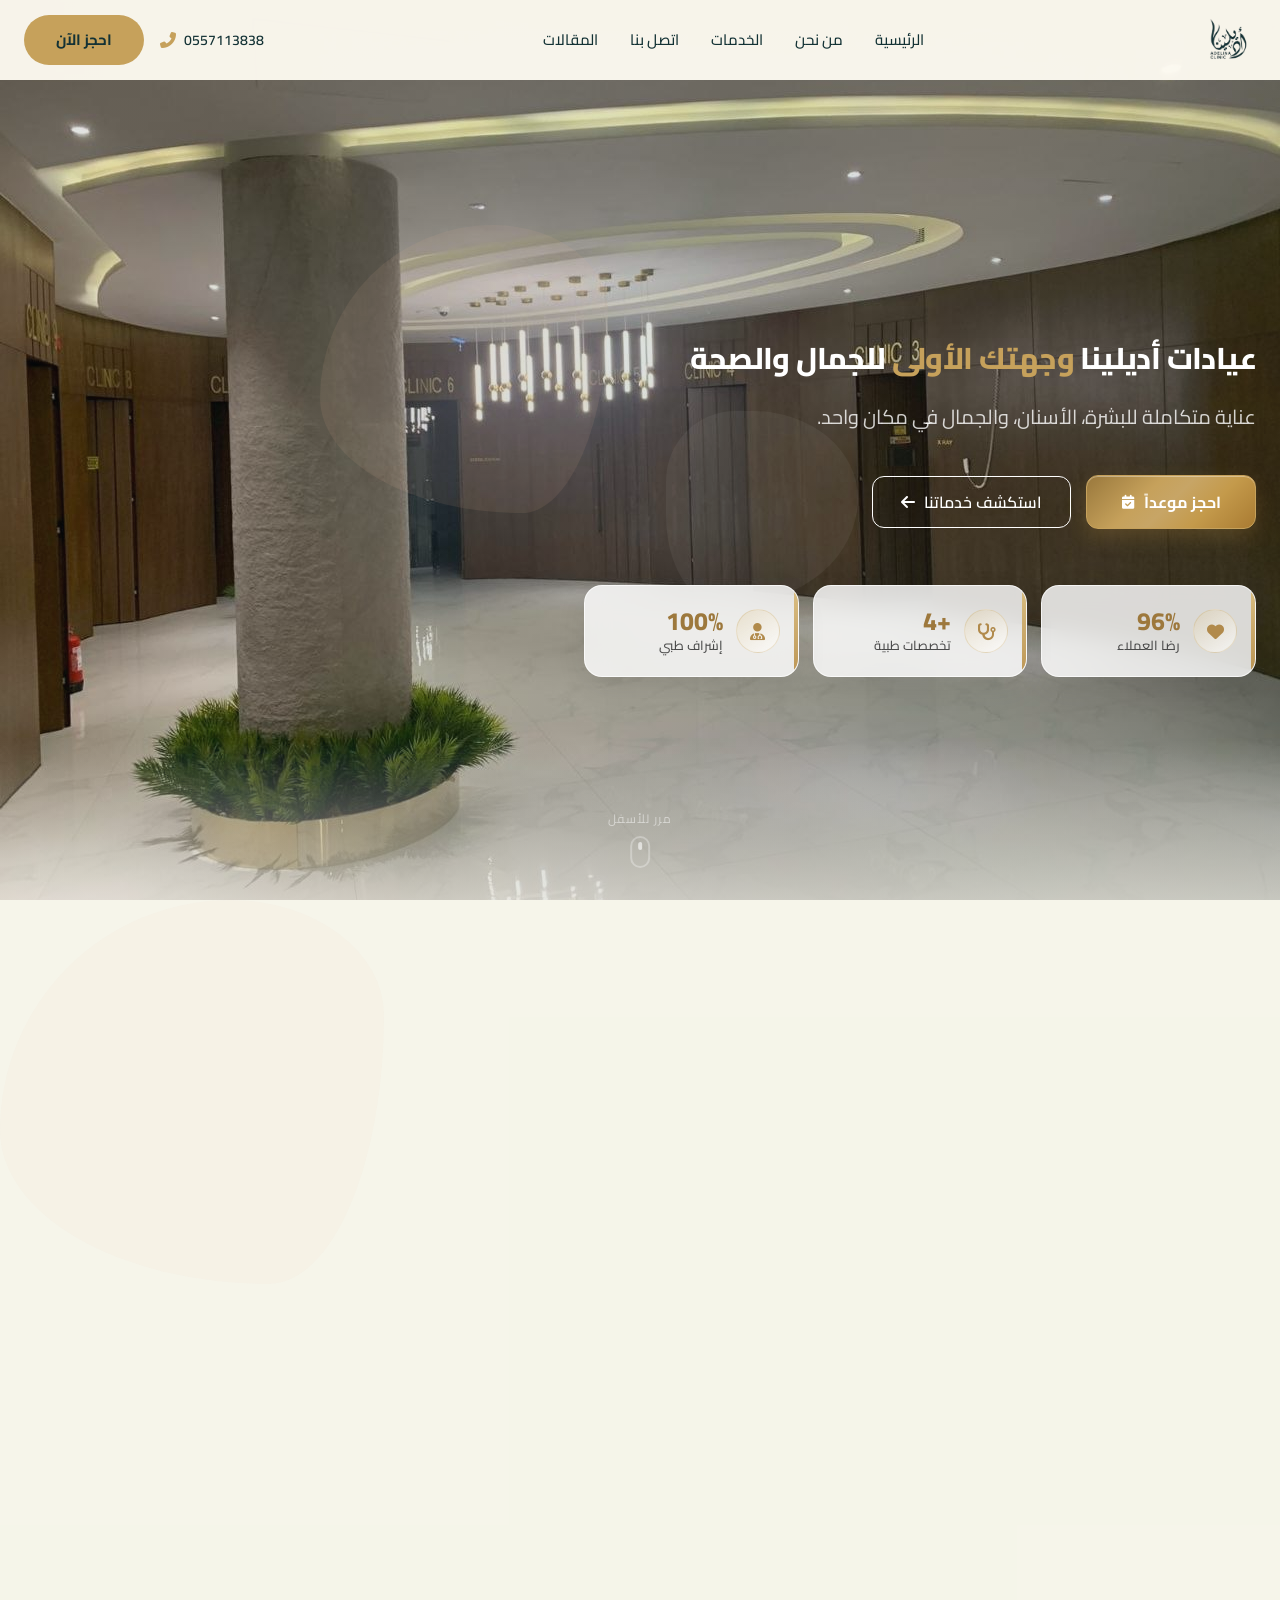
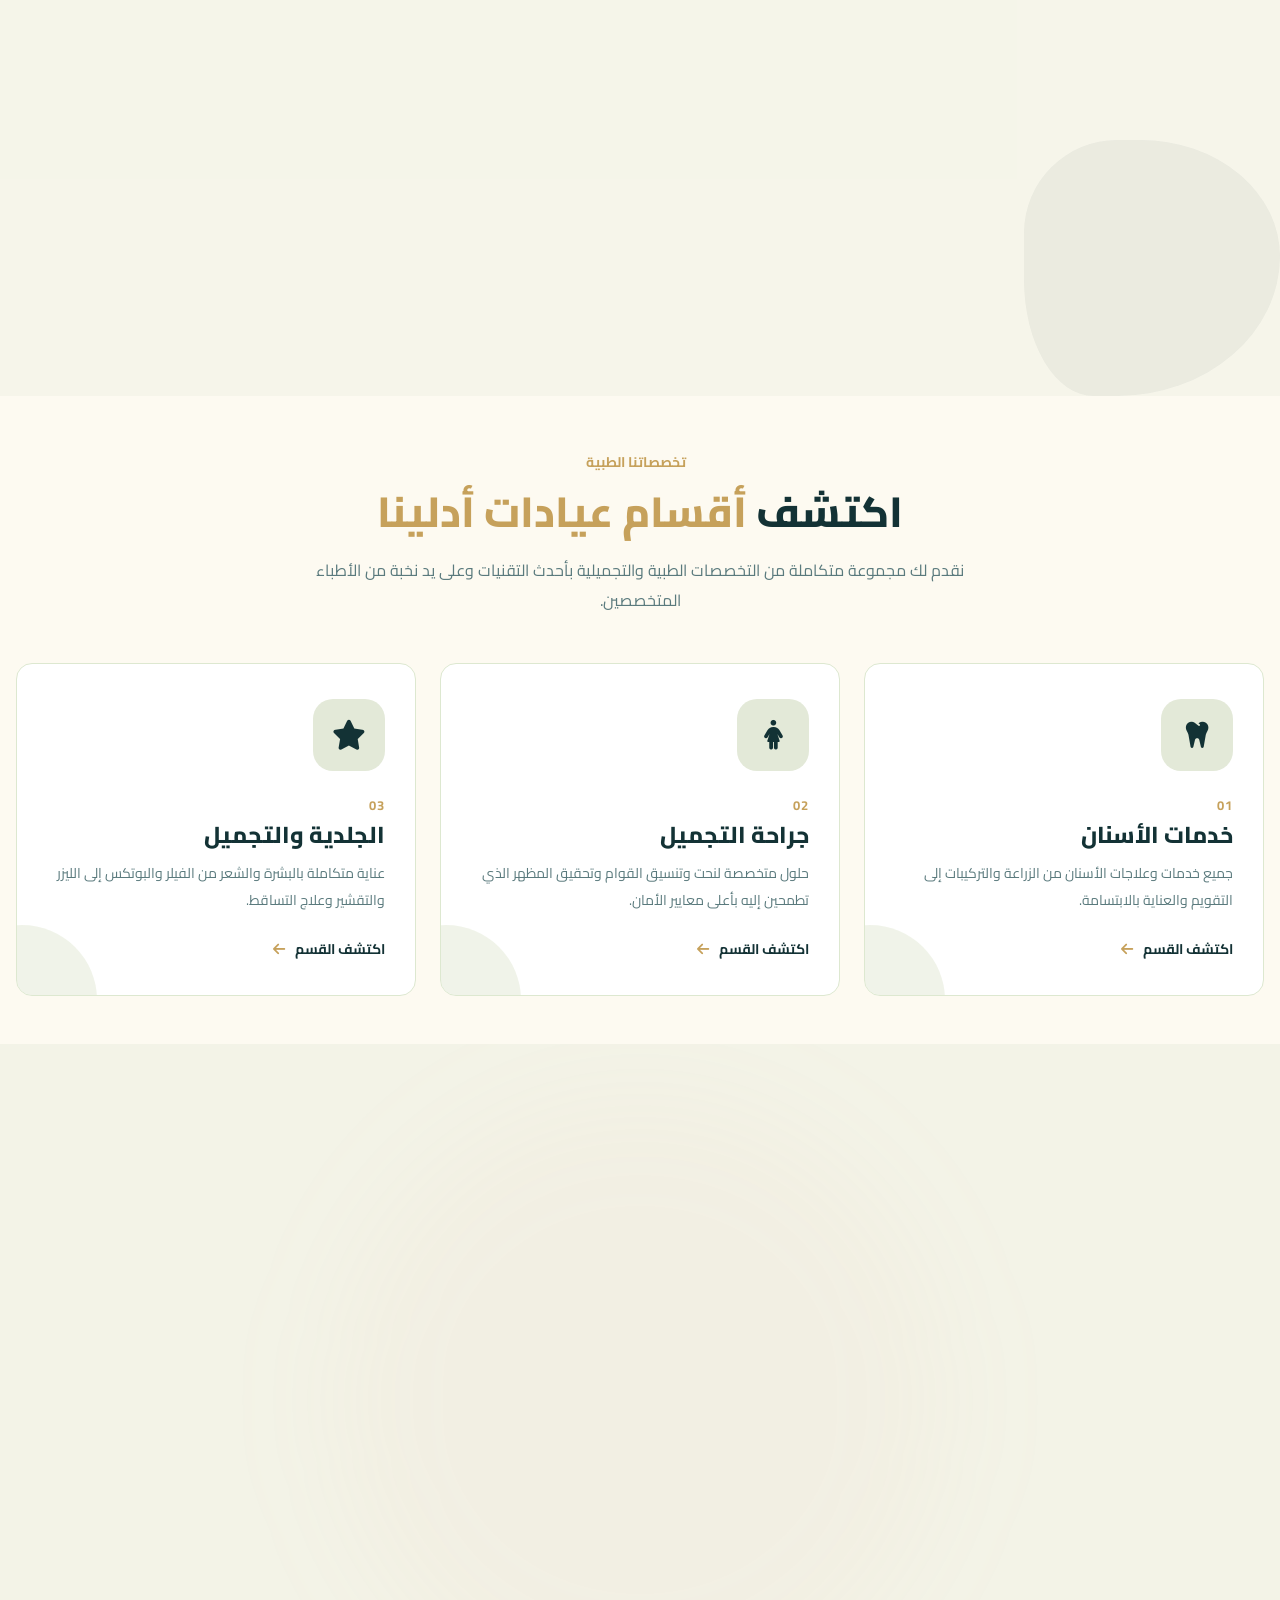
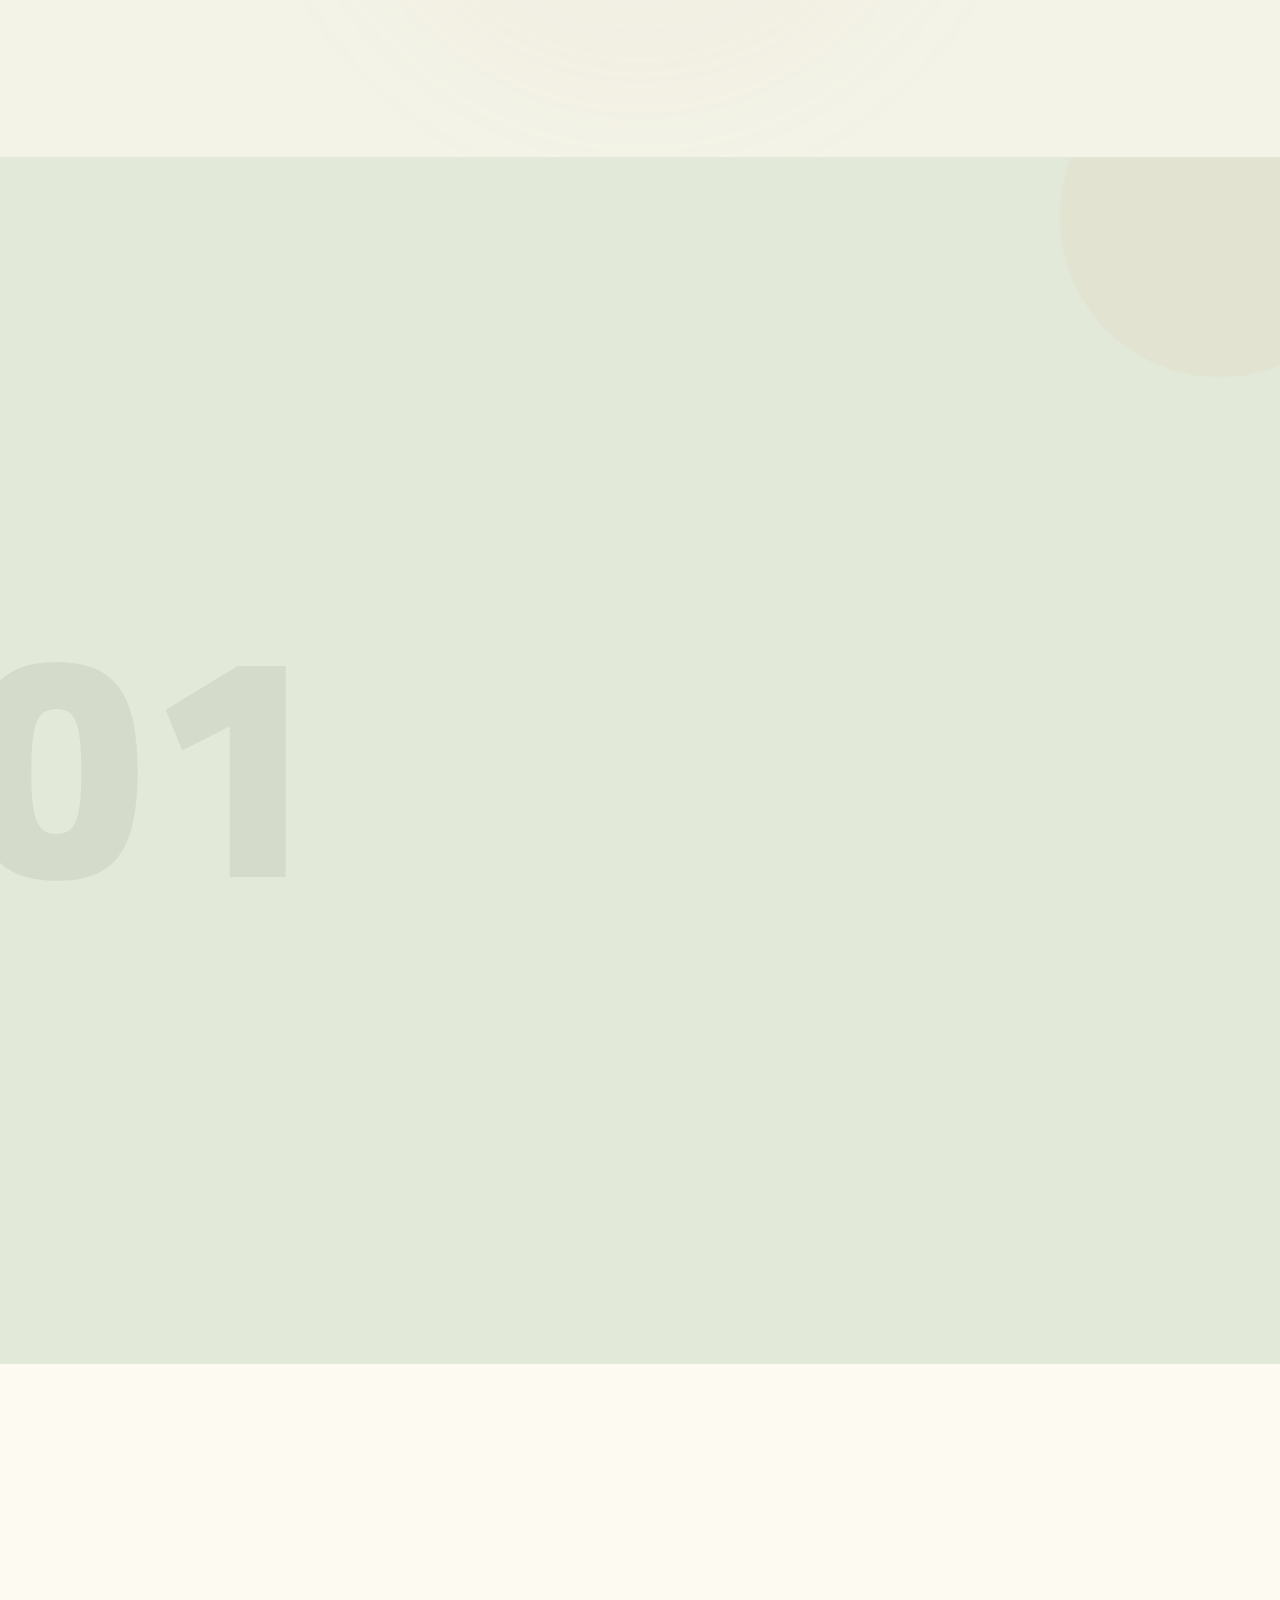
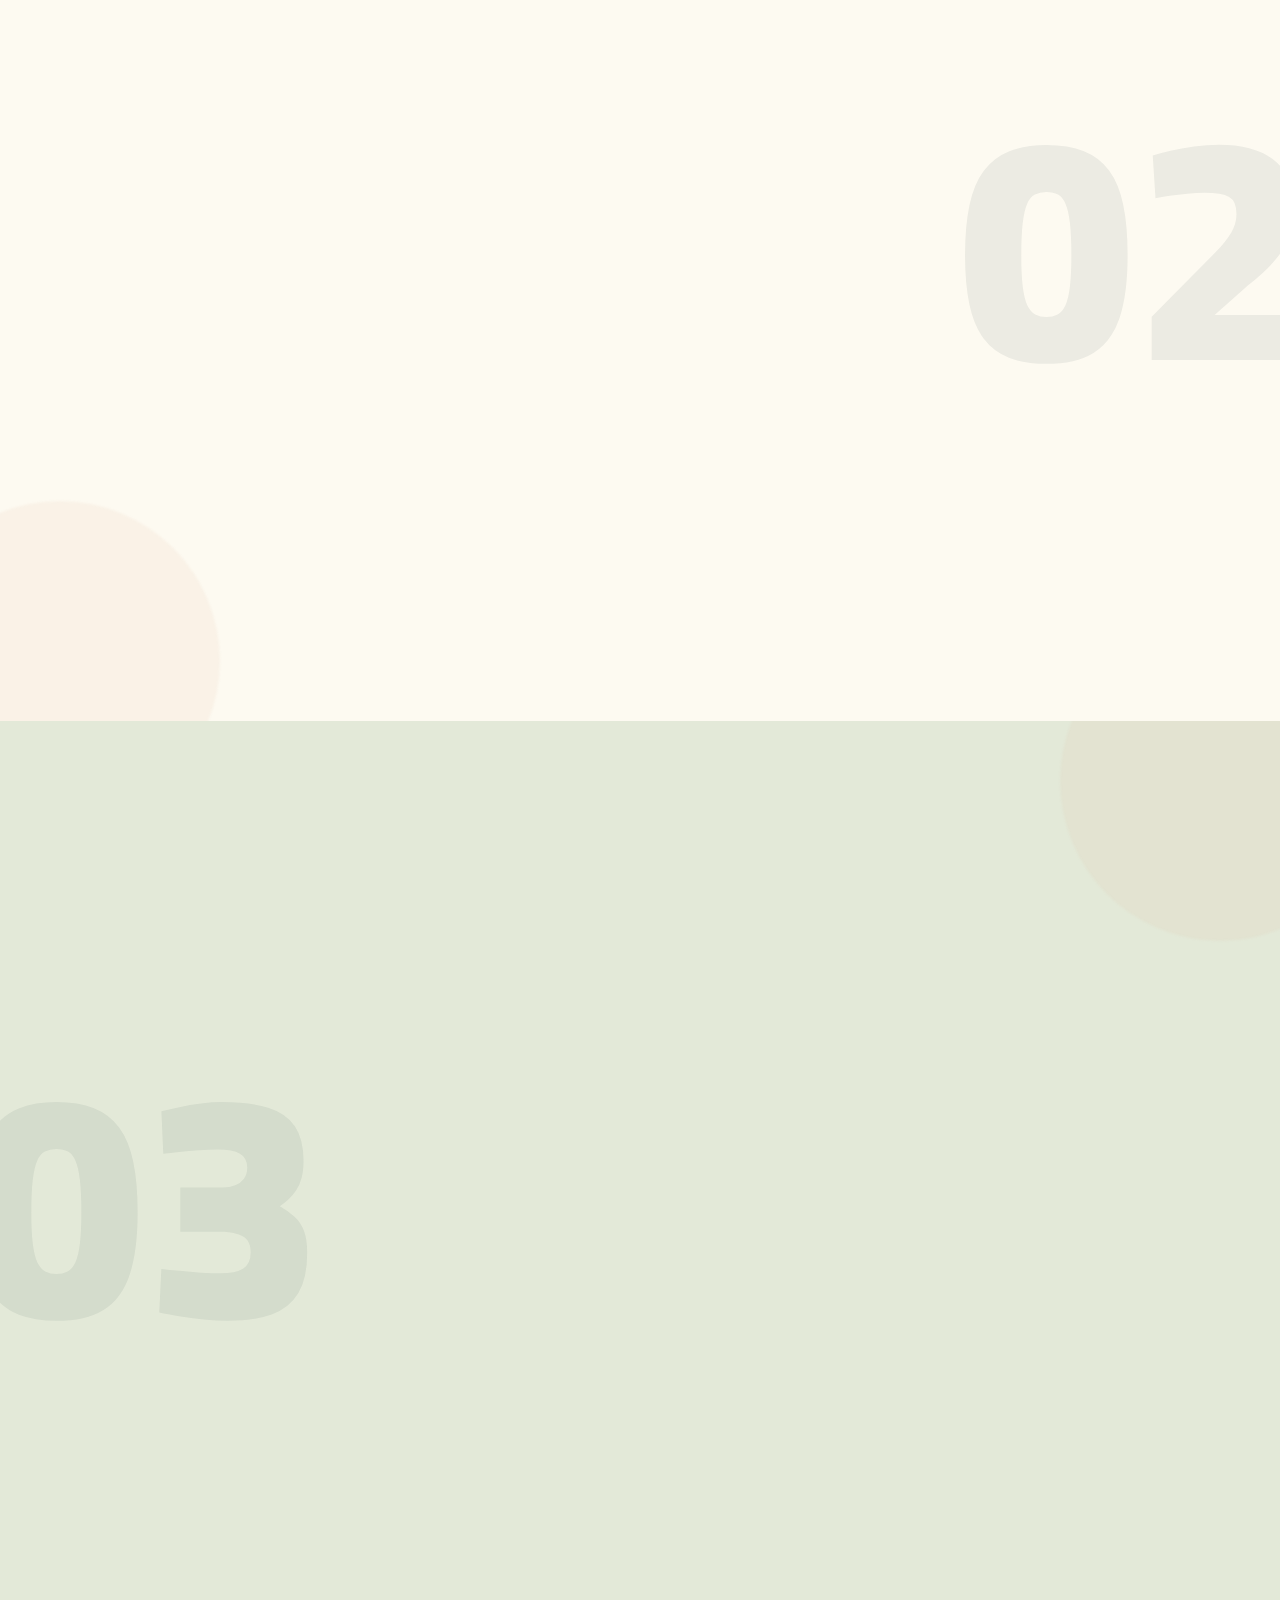
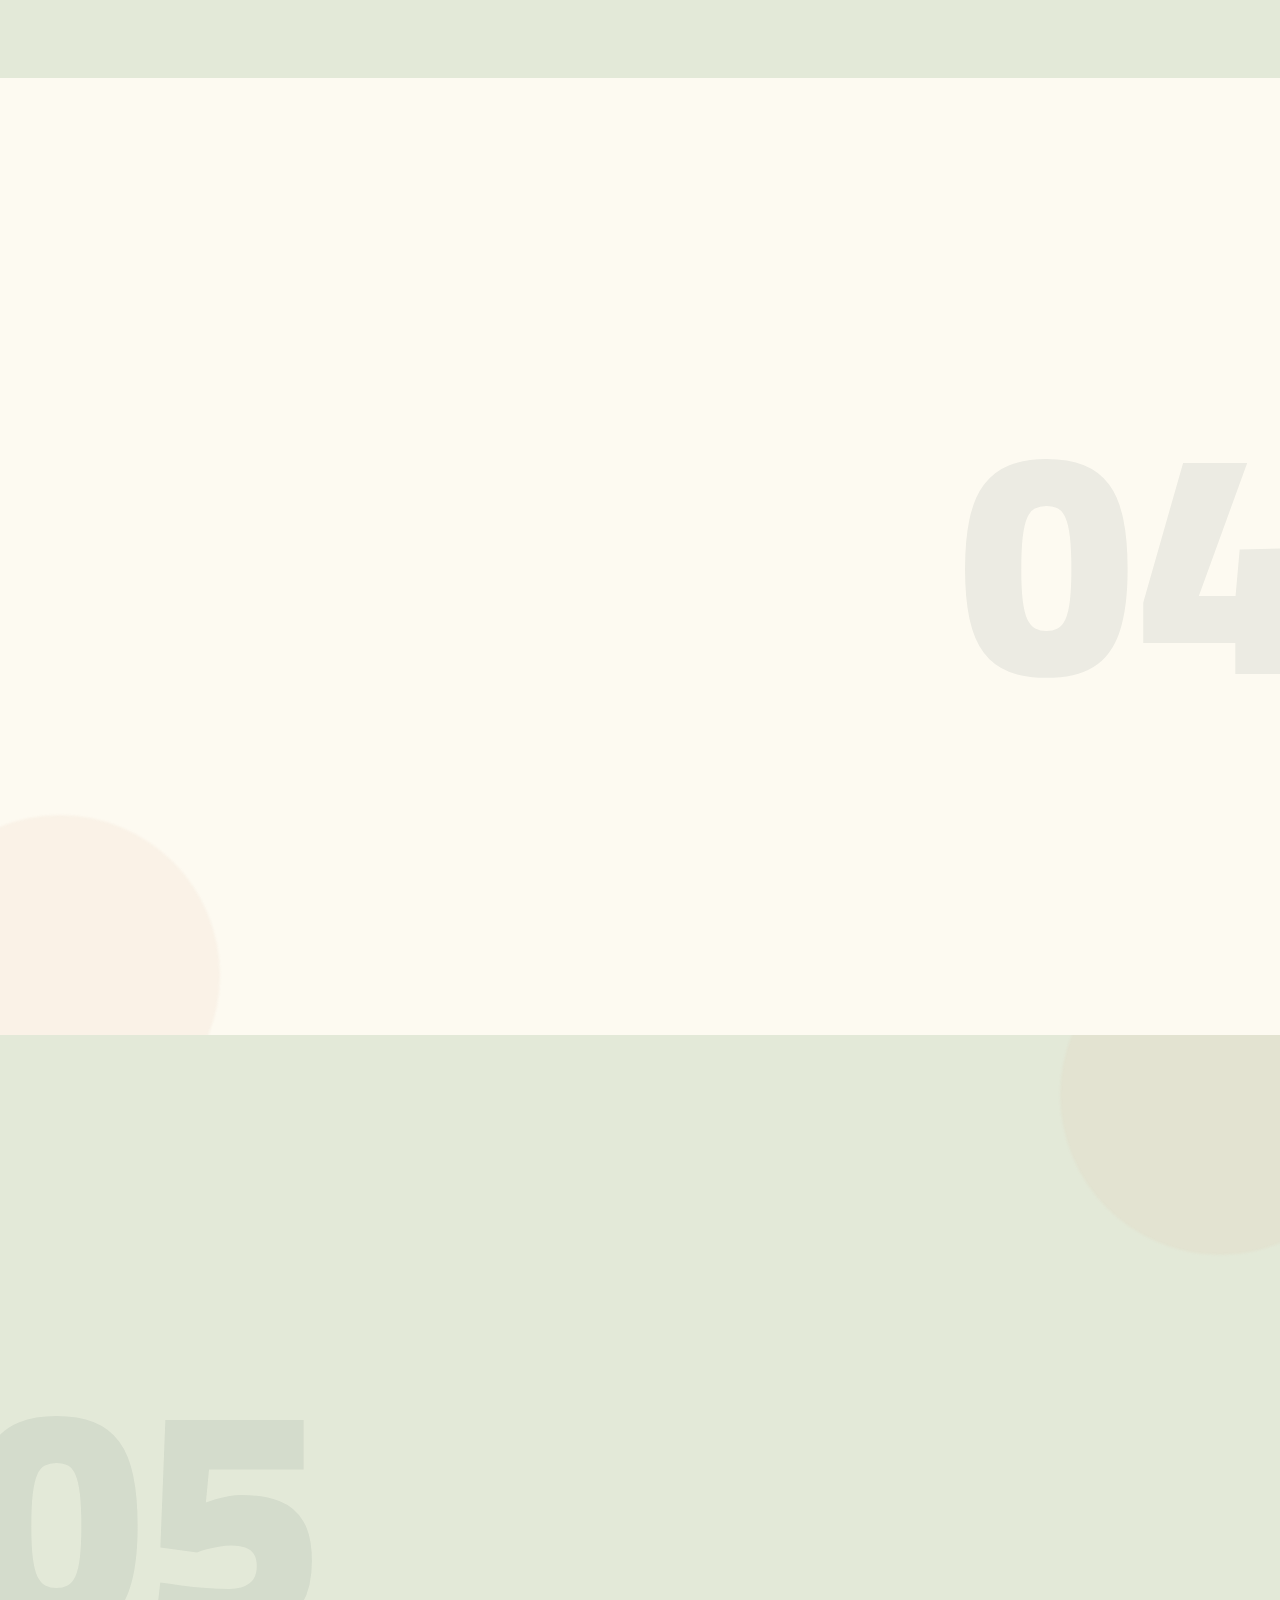
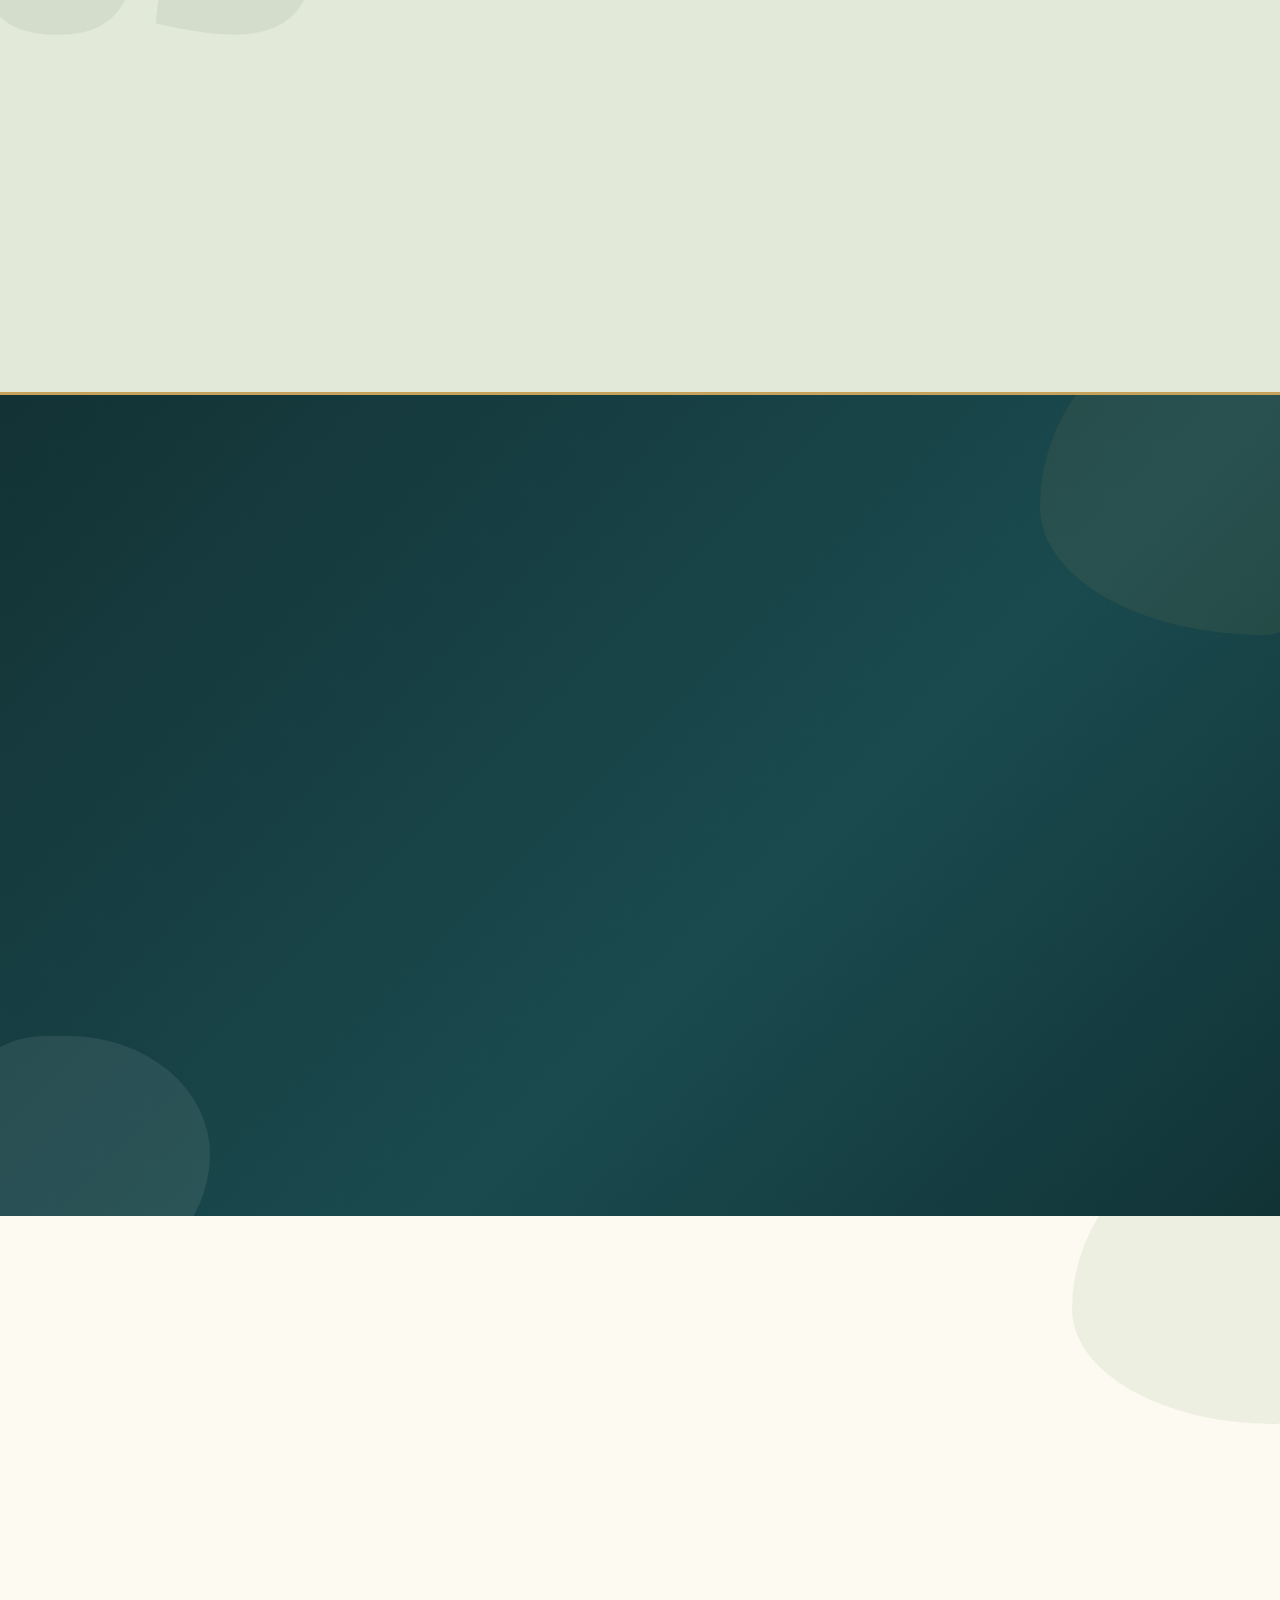
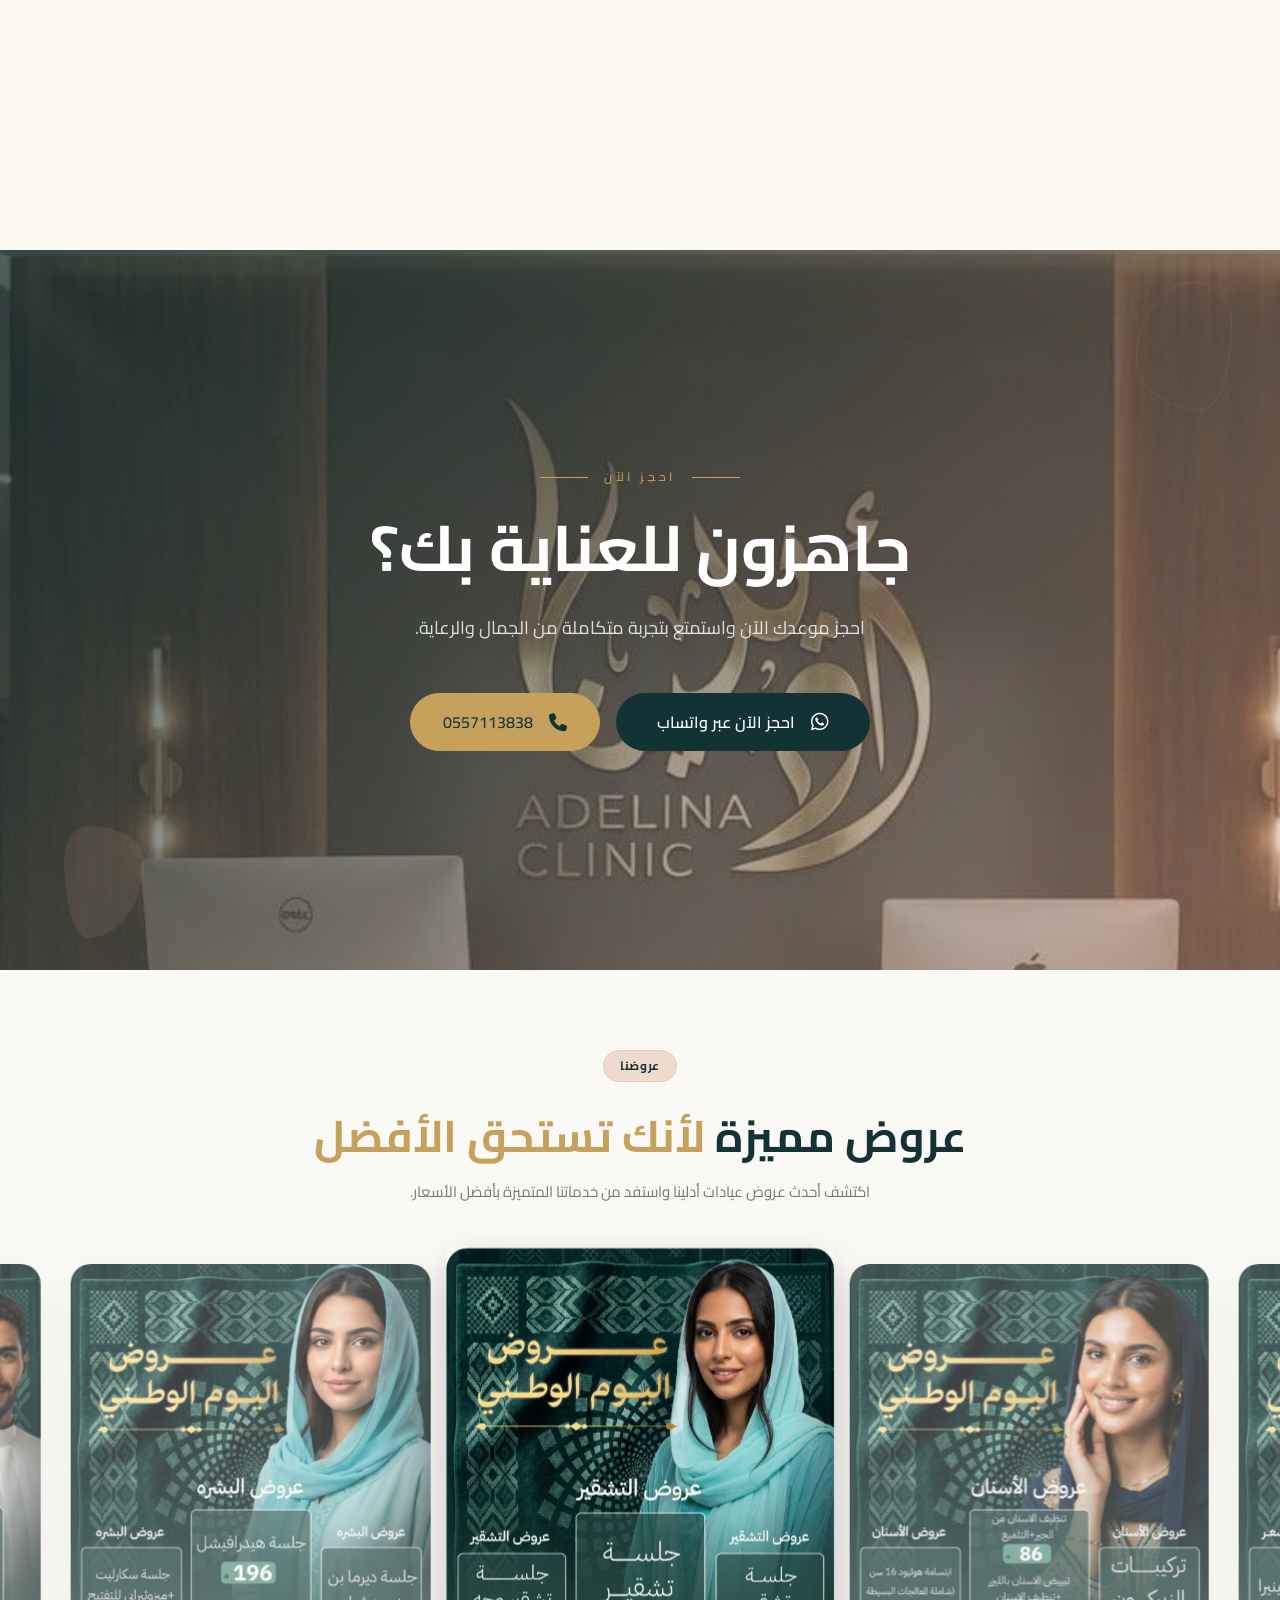
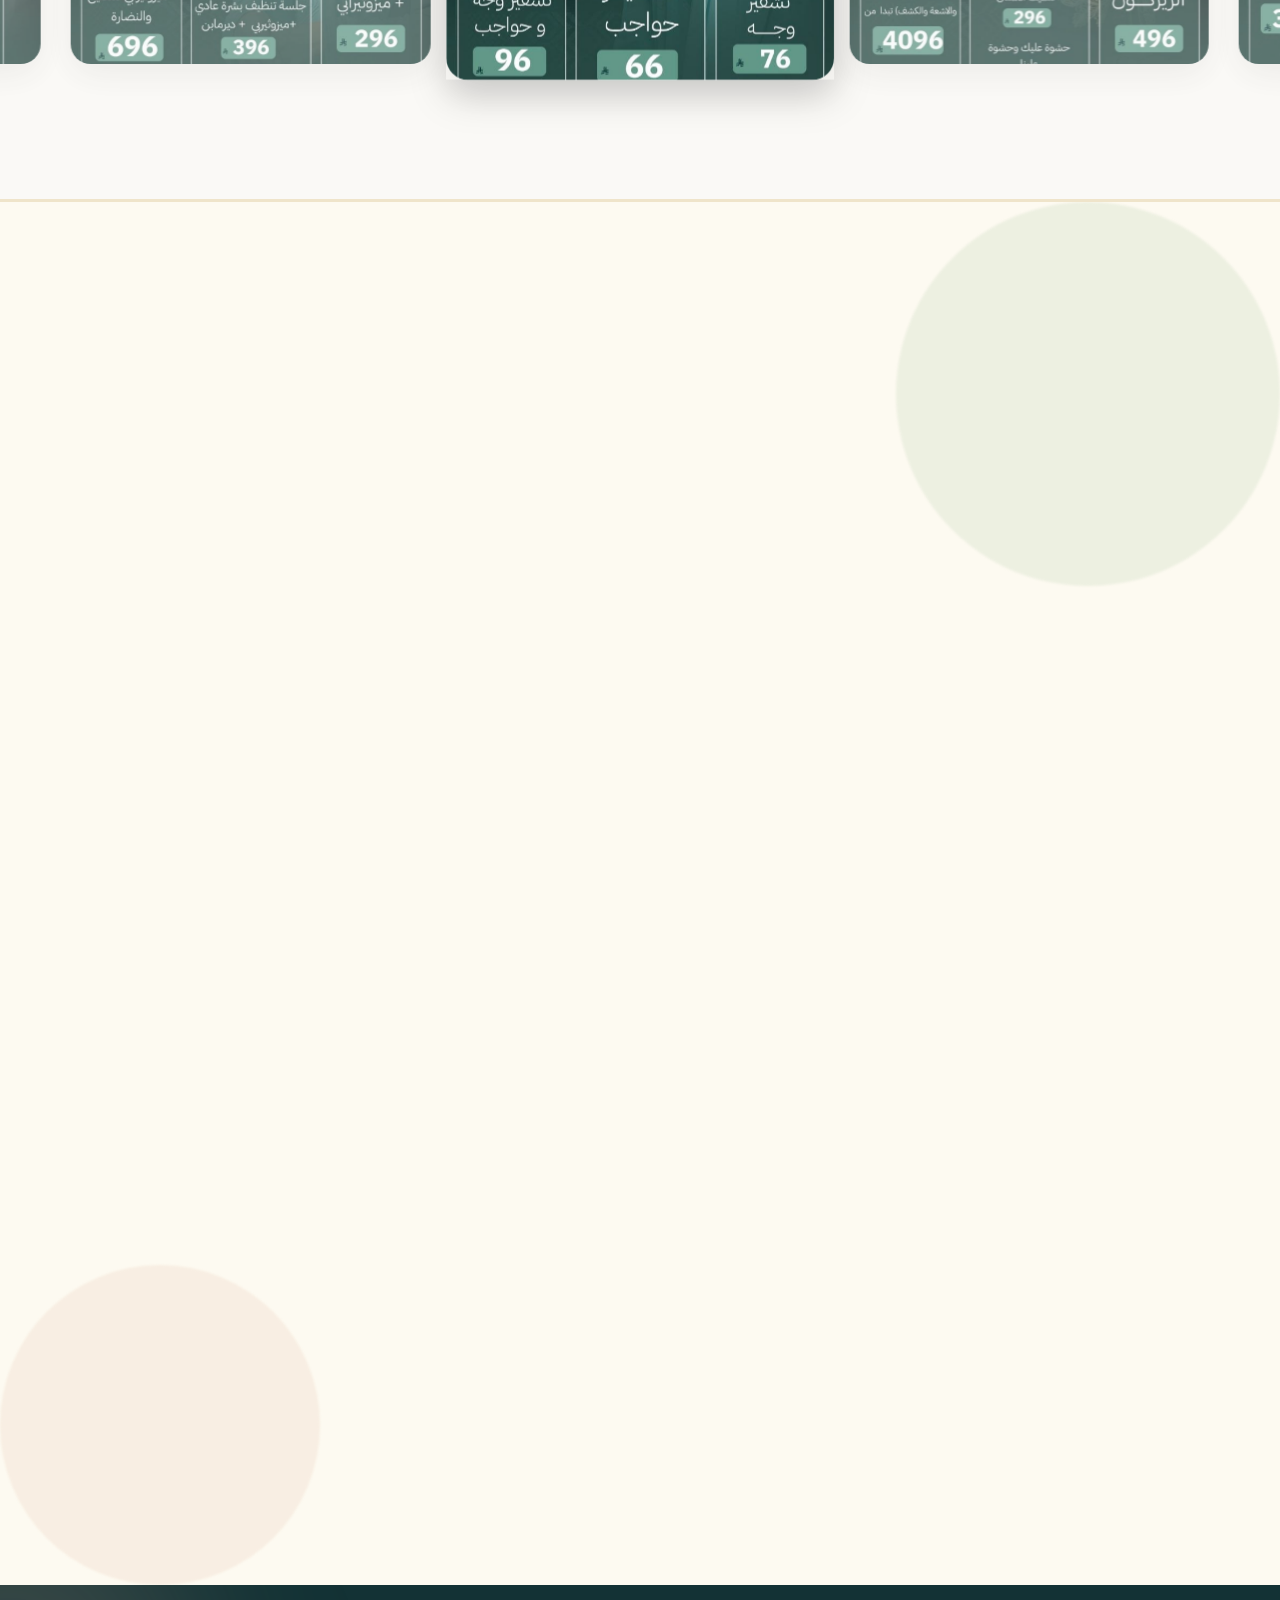
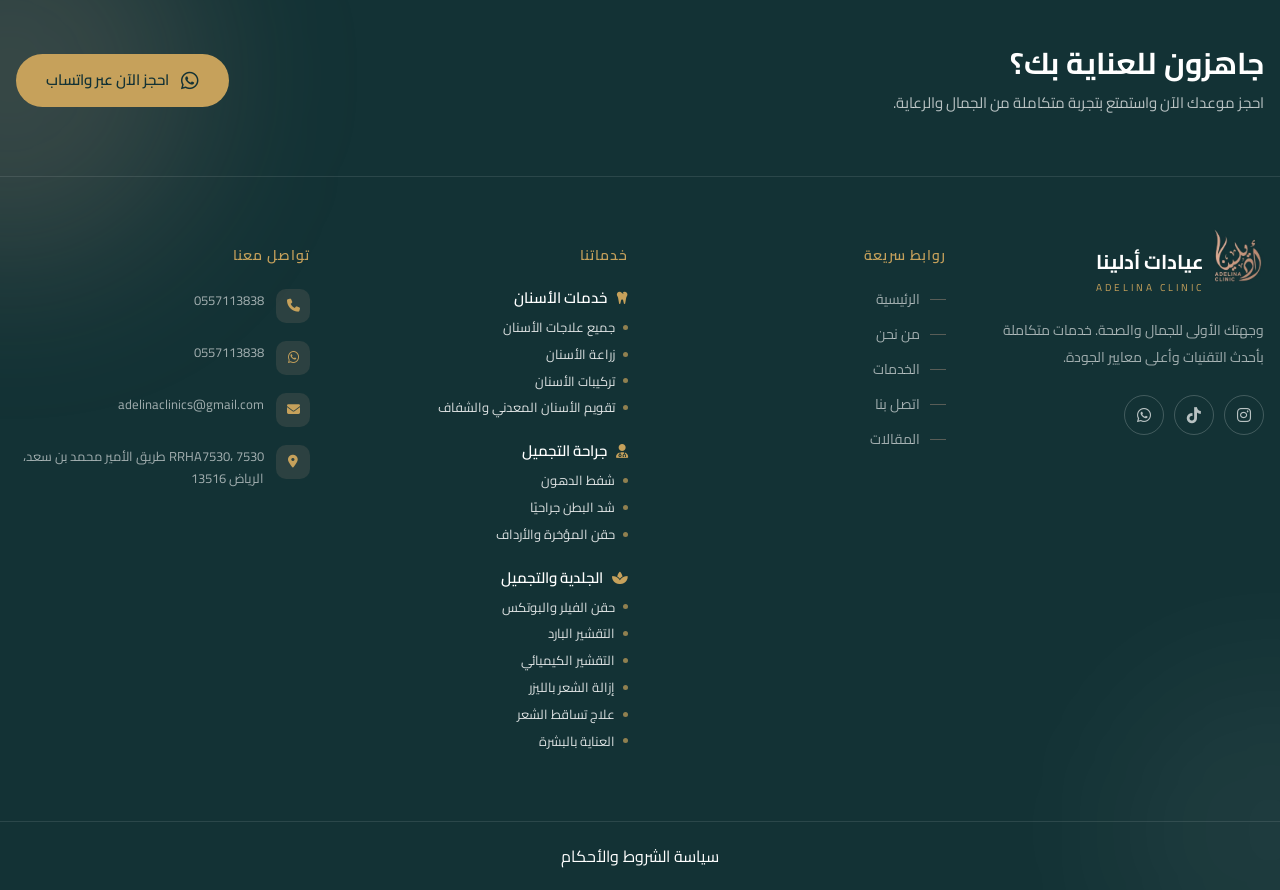
<file: index.html>
<!doctype html>
<html lang="ar" dir="rtl">

<head>
  <meta charset="UTF-8" />

  <meta name="viewport" content="width=device-width, initial-scale=1.0" />

  <meta http-equiv="X-UA-Compatible" content="IE=edge" />

  <meta name="robots" content="index, follow, max-image-preview:large, max-snippet:-1, max-video-preview:-1" />

  <meta name="googlebot" content="index, follow, max-image-preview:large, max-snippet:-1, max-video-preview:-1" />

  <meta http-equiv="content-language" content="ar" />

  <meta name="theme-color" content="#133235" />

  <meta name="color-scheme" content="light" />

  <title>عيادات أدلينا | وجهتك للجمال والرعاية</title>

  <meta name="description"
    content="عيادات أدلينا تقدم خدمات متكاملة في الجلدية والتجميل والليزر والأسنان وجراحة التجميل بأحدث التقنيات وعلى أعلى معايير الجودة." />

  <meta name="keywords"
    content="عيادات أدلينا, أدلينا كلينك, عيادات تجميل, عيادات جلدية, ليزر, إزالة الشعر بالليزر, علاج تساقط الشعر, العناية بالبشرة, فلر, أسنان تجميلية, جراحة تجميل, عيادات الرياض" />

  <meta name="author" content="Adelina Clinic" />

  <meta name="publisher" content="Adelina Clinic" />

  <meta name="application-name" content="Adelina Clinic" />

  <link rel="canonical" href="https://yourdomain.com/" />

  <link rel="icon" type="image/png" href="images/logo.jpg" />

  <link rel="apple-touch-icon" href="images/logo.jpg" />

  <meta property="og:type" content="website" />

  <meta property="og:title" content="عيادات أدلينا | وجهتك للجمال والرعاية" />

  <meta property="og:description"
    content="خدمات طبية وتجميلية متكاملة في الجلدية والليزر والأسنان وجراحة التجميل بأحدث التقنيات." />

  <meta property="og:url" content="https://yourdomain.com/" />

  <meta property="og:site_name" content="عيادات أدلينا" />

  <meta property="og:locale" content="ar_SA" />

  <meta property="og:image" content="https://yourdomain.com/assets/images/og-image.jpg" />

  <meta property="og:image:secure_url" content="https://yourdomain.com/assets/images/og-image.jpg" />

  <meta property="og:image:type" content="image/jpeg" />

  <meta property="og:image:width" content="1200" />

  <meta property="og:image:height" content="630" />

  <meta property="og:image:alt" content="عيادات أدلينا - الجمال والرعاية الطبية" />

  <meta name="twitter:card" content="summary_large_image" />

  <meta name="twitter:title" content="عيادات أدلينا | وجهتك للجمال والرعاية" />

  <meta name="twitter:description" content="خدمات طبية وتجميلية متكاملة بأحدث التقنيات وأعلى معايير الجودة." />

  <meta name="twitter:image" content="https://yourdomain.com/assets/images/og-image.jpg" />

  <meta name="twitter:image:alt" content="عيادات أدلينا" />

  <meta name="geo.region" content="SA-01" />

  <meta name="geo.placename" content="Riyadh" />

  <meta name="ICBM" content="24.7136, 46.6753" />

  <meta name="contact" content="0557113838" />

  <meta name="telephone" content="+966557113838" />

  <link rel="stylesheet" href="css/bootstrap.min.css" />

  <link rel="stylesheet" href="css/all.min.css" />

  <link rel="preconnect" href="https://fonts.googleapis.com" />

  <link rel="preconnect" href="https://fonts.gstatic.com" crossorigin />

  <link
    href="https://fonts.googleapis.com/css2?family=Cairo:wght@200..1000&family=Inter:ital,opsz,wght@0,14..32,100..900;1,14..32,100..900&display=swap"
    rel="stylesheet" />

  <link rel="stylesheet" href="https://unpkg.com/aos@2.3.4/dist/aos.css" />

  <link rel="stylesheet" href="https://cdn.jsdelivr.net/npm/swiper@11/swiper-bundle.min.css" />

  <link rel="stylesheet" href="css/index.css" />

  <script type="application/ld+json">
      {
        "@context": "https://schema.org",
        "@type": "MedicalClinic",
        "name": "عيادات أدلينا",
        "alternateName": "Adelina Clinic",
        "url": "https://yourdomain.com/",
        "logo": "https://yourdomain.com/assets/images/logo.png",
        "image": "https://yourdomain.com/assets/images/clinic.jpg",
        "description": "عيادات أدلينا تقدم خدمات متكاملة في الجلدية والتجميل والليزر والأسنان وجراحة التجميل.",
        "telephone": "+966557113838",
        "email": "support@exampledomain.com",
        "priceRange": "$$",
        "currenciesAccepted": "SAR",
        "address": {
          "@type": "PostalAddress",
          "streetAddress": "7530 طريق الأمير محمد بن سعد بن عبدالعزيز",
          "addressLocality": "الرياض",
          "postalCode": "13516",
          "addressCountry": "SA"
        },
        "geo": {
          "@type": "GeoCoordinates",
          "latitude": "24.7136",
          "longitude": "46.6753"
        },
        "areaServed": {
          "@type": "City",
          "name": "الرياض"
        },
        "sameAs": ["https://wa.me/966557113838"]
      }
    </script>
</head>

<body>
  <header id="mainHeader" class="main-header">
    <div class="container-rtl">
      <div class="header-inner py-3">
        <a href="/" class="logo-wrapper text-decoration-none">
          <div class="logo-icon py-3">
            <img src="images/logo-4.png" height="48" alt="" class="" />

          </div>
        </a>

        <nav class="desktop-nav">
          <a href="/" class="nav-link-custom"> الرئيسية </a>

          <a href="/#about" class="nav-link-custom"> من نحن </a>

          <a href="#services" class="nav-link-custom"> الخدمات </a>

          <a href="#contact" class="nav-link-custom"> اتصل بنا </a>
          <a href="blogs.html" class="nav-link-custom"> المقالات </a>
        </nav>

        <div class="header-actions">
          <a href="tel:0557113838" class="phone-link text-decoration-none" dir="ltr">
            <i class="fas fa-phone-alt"></i>

            <span> 0557113838 </span>
          </a>

          <a href="#contact" class="btn-accent-custom text-decoration-none">
            احجز الآن
          </a>
        </div>

        <button id="mobileMenuToggle" class="mobile-toggle" type="button" aria-label="فتح القائمة"
          aria-expanded="false">
          <i class="fas fa-bars"></i>
        </button>
      </div>
    </div>
  </header>

  <div id="mobileOverlay" class="mobile-overlay"></div>

  <aside id="mobileMenu" class="mobile-menu" aria-label="القائمة الرئيسية">
    <div class="mobile-menu-header">
      <div class="mobile-logo">
        <a href="/" class="logo-wrapper text-decoration-none">
          <div class="logo-icon py-3">
            <img src="images/logo-4.png" height="100" alt="" class="" />

        </a>
      </div>

      <button id="mobileMenuClose" class="mobile-close" type="button" aria-label="إغلاق القائمة">
        <i class="fas fa-xmark"></i>
      </button>
    </div>

    <nav class="mobile-nav">
      <a href="/" class="mobile-nav-link text-decoration-none">
        <span> الرئيسية </span>

        <i class="fas fa-chevron-left"></i>
      </a>

      <a href="#about" class="mobile-nav-link text-decoration-none">
        <span> من نحن </span>

        <i class="fas fa-chevron-left"></i>
      </a>

      <a href="#services" class="mobile-nav-link text-decoration-none">
        <span> الخدمات </span>

        <i class="fas fa-chevron-left"></i>
      </a>

      <a href="#contact" class="mobile-nav-link text-decoration-none">
        <span> اتصل بنا </span>

        <i class="fas fa-chevron-left"></i>
      </a>

      <a href="blogs.html" class="mobile-nav-link text-decoration-none">
        <span> المقالات </span>

        <i class="fas fa-chevron-left"></i>
      </a>
    </nav>

    <div class="mobile-menu-footer">
      <a href="tel:0557113838" class="mobile-phone text-decoration-none" dir="ltr">
        <i class="fas fa-phone"></i>

        <span> 0557113838 </span>
      </a>

      <a href="#contact" class="btn-accent-custom mobile-book-btn text-decoration-none">
        احجز موعدك الآن
      </a>
    </div>
  </aside>

  <main>
    <section id="hero" class="hero-section" aria-label="القسم الرئيسي">
      <div class="hero-background">
        <img src="images/hero-bg.jpg" alt="عيادة أديلينا الفاخرة — بيئة طبية نظيفة وعصرية"
          class="hero-background-image" />

        <div class="hero-overlay"></div>


        <div class="hero-bottom-fade"></div>
      </div>

      <div class="hero-blob hero-blob-one" aria-hidden="true"></div>

      <div class="hero-blob hero-blob-two" aria-hidden="true"></div>

      <div class="container-rtl hero-content mt-5">
        <div class="hero-content-inner mt-5">
          <h1 class="hero-animate hero-title">
            عيادات أديلينا

            <span class="hero-title-accent"> وجهتك الأولى </span>

            للجمال والصحة
          </h1>

          <p class="hero-animate hero-description">
            عناية متكاملة للبشرة، الأسنان، والجمال في مكان واحد.
          </p>

          <div class="hero-animate hero-actions">
            <a href="#contact" class="btn-gold-custom hero-primary-btn text-decoration-none">
              <span>احجز موعداً</span>
              <i class="fas fa-calendar-check"></i>
            </a>
            <a href="#services" class="btn-outline-custom hero-secondary-btn text-decoration-none">
              <span>استكشف خدماتنا</span>
              <i class="fas fa-arrow-left"></i>
            </a>
          </div>

          <div class="hero-animate hero-stats">

            <div class="hero-stat">
              <div class="hero-stat-icon">
                <i class="fas fa-heart"></i>
              </div>

              <div>
                <p class="hero-stat-value">96%</p>
                <p class="hero-stat-label">رضا العملاء</p>
              </div>
            </div>


            <div class="hero-stat">
              <div class="hero-stat-icon">
                <i class="fas fa-stethoscope"></i>
              </div>

              <div>
                <p class="hero-stat-value">+4</p>
                <p class="hero-stat-label">تخصصات طبية</p>
              </div>
            </div>


            <div class="hero-stat">
              <div class="hero-stat-icon">
                <i class="fas fa-user-doctor"></i>
              </div>

              <div>
                <p class="hero-stat-value">100%</p>
                <p class="hero-stat-label">إشراف طبي</p>
              </div>
            </div>

          </div>
        </div>
      </div>



      <div class="hero-scroll-indicator">
        <span> مرر للأسفل </span>

        <div class="scroll-mouse">
          <div class="scroll-dot"></div>
        </div>
      </div>
    </section>

    <section id="about" class="about-section section-padding" aria-labelledby="about-heading">
      <div class="about-blob about-blob-one" aria-hidden="true"></div>
      <div class="about-blob about-blob-two" aria-hidden="true"></div>

      <div class="container-rtl position-relative z-2">
        <div class="row align-items-center g-4" data-aos="fade-up">
          <div class="col-lg-6 order-2 order-lg-1">
            <div class="about-image-wrapper">
              <div class="about-image-box">
                <img src="images/bg-2.jpg" alt="عيادات أدلينا - فريق طبي متخصص في مجالات الأسنان والجلدية والتجميل"
                  class="about-image" />

                <div class="about-image-overlay"></div>
              </div>

              <div class="about-experience-card">
                <p class="about-experience-number">+10</p>

                <p class="about-experience-text">
                  سنوات من الخبرة في تقديم الرعاية الطبية والتجميلية
                </p>
              </div>

              <div class="about-image-border" aria-hidden="true"></div>
            </div>
          </div>

          <div class="col-lg-6 order-1 order-lg-2">
            <div class="p-4">
              <div>
                <span class="section-badge"> من نحن </span>
              </div>
              <p class="about-description">
                نحن عيادات أدلينا، صرح طبي متخصص يقدم خدمات متكاملة رفيعة
                المستوى في مجالات طب وجراحة الأسنان، الجلدية، والتجميل، وجراحة
                التجميل.
              </p>

              <p class="about-description-small">
                نجمع بين أحدث التقنيات الطبية المعتمدة عالمياً والخبرات الطبية
                المتميزة لنمنحك تجربة علاجية وتجميلية قائمة على الأمان، الدقة،
                والاحترافية.
              </p>

              <div class="about-features mb-4">
                <h3 class="about-features-title mb-3 fw-bolder">
                  لماذا عيادات أدلينا؟
                </h3>

                <div class="about-feature" style="transition-delay: 0ms">
                  <div class="feature-check">
                    <i class="fas fa-check"></i>
                  </div>

                  <span>
                    <strong>فريق طبي متخصص:</strong>
                    نخبة من الأطباء والاستشاريين ذوي الكفاءات في مجالات
                    التجميل والأسنان والجلدية.
                  </span>
                </div>

                <div class="about-feature" style="transition-delay: 80ms">
                  <div class="feature-check">
                    <i class="fas fa-check"></i>
                  </div>

                  <span>
                    <strong>أحدث التقنيات:</strong>
                    استخدام أحدث الأجهزة والتقنيات العالمية مع ضمان أعلى
                    معايير الجودة والتعقيم.
                  </span>
                </div>

                <div class="about-feature" style="transition-delay: 160ms">
                  <div class="feature-check">
                    <i class="fas fa-check"></i>
                  </div>

                  <span>
                    <strong>رعاية مخصصة:</strong>
                    خطط علاجية وتجميلية مصممة خصيصاً لتلبية تطلعات كل مراجع
                    وتحقيق نتائج طبيعية وآمنة.
                  </span>
                </div>

                <div class="about-feature" style="transition-delay: 240ms">
                  <div class="feature-check">
                    <i class="fas fa-check"></i>
                  </div>

                  <span>
                    <strong>بيئة مريحة وفاخرة:</strong>
                    تصميم عصري وأجواء مريحة تضمن لك تجربة فريدة من لحظة دخولك
                    وحتى اكتمال رعايتك.
                  </span>
                </div>
              </div>

              <div class="about-vision-mission row g-4">
                <div class="col-12">
                  <div class="vision-mission-card">
                    <div class="vision-mission-icon">
                      <i class="fas fa-eye"></i>
                    </div>

                    <div class="vision-mission-content">
                      <span class="vision-mission-label">رؤيتنا</span>

                      <p>
                        أن نكون الخيار الأول والوجهة الموثوقة لكل من يبحث عن
                        الرعاية الطبية والتجميلية المتقدمة وفق أعلى المعايير
                        العالمية.
                      </p>
                    </div>
                  </div>
                </div>

                <div class="col-12">
                  <div class="vision-mission-card">
                    <div class="vision-mission-icon">
                      <i class="fas fa-heart"></i>
                    </div>

                    <div class="vision-mission-content">
                      <span class="vision-mission-label">رسالتنا</span>

                      <p>
                        تعزيز الجمال الطبيعي والارتقاء بصحة العافية والابتسامة
                        من خلال تقديم رعاية طبية آمنة، مبتكرة، ومخصصة تفوق
                        توقعات مراجعينا.
                      </p>
                    </div>
                  </div>
                </div>
              </div>

              <div>
                <a href="#contact" class="btn-primary">
                  <span> احجز الآن </span>

                  <i class="fas fa-calendar-days"></i>
                </a>
              </div>
            </div>
          </div>
        </div>
      </div>
    </section>
  
    <section class="departments-section py-5" id="departments">
      <div class="container">

        <div class="section-heading text-center mb-5">
          <span class="section-subtitle">
            <i class="fa-solid fa-sparkles"></i>
            تخصصاتنا الطبية
          </span>

          <h2 class="section-title">
            اكتشف <span>أقسام عيادات أدلينا</span>
          </h2>

          <p class="section-description">
            نقدم لك مجموعة متكاملة من التخصصات الطبية والتجميلية
            بأحدث التقنيات وعلى يد نخبة من الأطباء المتخصصين.
          </p>
        </div>

        <!-- Departments -->
        <div class="row g-4 justify-content-center">

          <div class="col-12 col-md-6 col-lg-4">
            <a href="dental.html" class="department-card">

              <div class="department-icon">
                <i class="fa-solid fa-tooth"></i>
              </div>

              <div class="department-content">
                <span class="department-number">01</span>

                <h3>خدمات الأسنان</h3>

                <p>
                  جميع خدمات وعلاجات الأسنان من الزراعة
                  والتركيبات إلى التقويم والعناية بالابتسامة.
                </p>

                <div class="department-link">
                  اكتشف القسم
                  <i class="fa-solid fa-arrow-left"></i>
                </div>
              </div>

              <div class="department-decoration"></div>
            </a>
          </div>


          <div class="col-12 col-md-6 col-lg-4">
            <a href="plastic-surgery.html" class="department-card">

              <div class="department-icon">
                <i class="fa-solid fa-person-dress"></i>
              </div>

              <div class="department-content">
                <span class="department-number">02</span>

                <h3>جراحة التجميل</h3>

                <p>
                  حلول متخصصة لنحت وتنسيق القوام وتحقيق
                  المظهر الذي تطمحين إليه بأعلى معايير الأمان.
                </p>

                <div class="department-link">
                  اكتشف القسم
                  <i class="fa-solid fa-arrow-left"></i>
                </div>
              </div>

              <div class="department-decoration"></div>
            </a>
          </div>


          <div class="col-12 col-md-6 col-lg-4">
            <a href="dermatology.html" class="department-card">

              <div class="department-icon">
                <i class="fa-solid fa-star"></i>
              </div>

              <div class="department-content">
                <span class="department-number">03</span>

                <h3>الجلدية والتجميل</h3>

                <p>
                  عناية متكاملة بالبشرة والشعر من الفيلر
                  والبوتكس إلى الليزر والتقشير وعلاج التساقط.
                </p>

                <div class="department-link">
                  اكتشف القسم
                  <i class="fa-solid fa-arrow-left"></i>
                </div>
              </div>

              <div class="department-decoration"></div>
            </a>
          </div>

        </div>
      </div>
    </section>


    <section id="statistics" class="statistics-section section-padding" aria-labelledby="stats-heading">
      <div class="statistics-decoration" aria-hidden="true">
        <div class="statistics-glow"></div>
      </div>

      <div class="container-rtl position-relative">
        <div class="statistics-header text-center" data-aos="fade-up">
          <span class="section-badge"> إنجازاتنا </span>

          <h2 id="stats-heading" class="text-section-title mt-2 mb-4">
            أرقام تعكس
            <span class="text-dark"> ثقتكم بنا </span>
          </h2>

          <p class="statistics-subtitle">
            نفخر بما حققناه مع عملائنا الكرام من نتائج وتجارب ناجحة
          </p>
        </div>

        <div class="row g-4 justify-content-center" data-aos="fade-up">
          <div class="col-12 col-md-4">
            <div class="statistics-card">
              <div class="stat-content">
                <div class="stat-ring-wrapper">
                  <svg class="stat-ring-svg" width="144" height="144" viewBox="0 0 144 144" aria-hidden="true">
                    <circle class="stat-ring-track" cx="72" cy="72" r="48" fill="none" stroke="rgba(221,173,148,0.15)"
                      stroke-width="8"></circle>

                    <circle class="stat-ring-progress stat-ring-pink" cx="72" cy="72" r="48" fill="none"
                      stroke="#DDAD94" stroke-width="8" stroke-linecap="round"></circle>
                  </svg>

                  <div class="stat-ring-value">
                    <span class="stat-number" data-target="96"> 0 </span>

                    <span class="stat-suffix"> % </span>
                  </div>
                </div>

                <h3 class="text-card-title mb-3 fw-bolder">
                  نسبة رضا العملاء
                </h3>

                <p class="stat-description">
                  يحصل عملاؤنا على تجربة علاجية وتجميلية متكاملة تحقق تطلعاتهم
                  وتمنحهم النتائج المرجوة.
                </p>
              </div>
            </div>
          </div>

          <div class="col-12 col-md-4">
            <div class="statistics-card second-statistics">
              <div class="stat-content">
                <div class="stat-ring-wrapper">
                  <svg class="stat-ring-svg" width="144" height="144" viewBox="0 0 144 144" aria-hidden="true">
                    <circle class="stat-ring-track" cx="72" cy="72" r="48" fill="none" stroke="rgba(19,50,53,0.15)"
                      stroke-width="8"></circle>

                    <circle class="stat-ring-progress stat-ring-teal" cx="72" cy="72" r="48" fill="none"
                      stroke="#133235" stroke-width="8" stroke-linecap="round"></circle>
                  </svg>

                  <div class="stat-ring-value">
                    <span class="stat-number" data-target="92"> 0 </span>

                    <span class="stat-suffix"> % </span>
                  </div>
                </div>

                <h3 class="text-card-title mb-3 fw-bolder">
                  نتائج وتجارب ناجحة
                </h3>

                <p class="stat-description">
                  نجاح متميز في إجراءات وتدخلات التجميل والعناية بالبشرة
                  والأسنان بأحدث التقنيات.
                </p>
              </div>
            </div>
          </div>

          <div class="col-12 col-md-4">
            <div class="statistics-card">
              <div class="stat-content">
                <div class="stat-ring-wrapper">
                  <svg class="stat-ring-svg" width="144" height="144" viewBox="0 0 144 144" aria-hidden="true">
                    <circle class="stat-ring-track" cx="72" cy="72" r="48" fill="none" stroke="rgba(221,173,148,0.15)"
                      stroke-width="8"></circle>

                    <circle class="stat-ring-progress stat-ring-pink" cx="72" cy="72" r="48" fill="none"
                      stroke="#DDAD94" stroke-width="8" stroke-linecap="round"></circle>
                  </svg>

                  <div class="stat-ring-value">
                    <span class="stat-number" data-target="90"> 0 </span>

                    <span class="stat-suffix"> % </span>
                  </div>
                </div>

                <h3 class="text-card-title fw-bolder mb-3">
                  تطور ونمو الخدمات
                </h3>

                <p class="stat-description">
                  استقطاب أحدث الأجهزة الطبية وتطوير الكوادر لضمان تقديم أعلى
                  مستويات الجودة.
                </p>
              </div>
            </div>
          </div>
        </div>
      </div>
    </section>

    <div id="services">
      <section class="service-row service-row-light" aria-labelledby="service-01-title">
        <div class="statistics-header text-center" data-aos="fade-up">
          <span class="section-badge"> Adelina Clinic </span>

          <h2 id="stats-heading" class="text-section-title mt-2 mb-4">
            خدماتنا
          </h2>

          <p class="statistics-subtitle">
            حلول متكاملة للجمال والعناية الصحية بأحدث التقنيات وتحت إشراف نخبة
            من المختصين.
          </p>
        </div>

        <div class="service-bg-number service-bg-number-left" aria-hidden="true">
          01
        </div>

        <div class="service-orb service-orb-top-right" aria-hidden="true"></div>

        <div class="container service-container">
          <div class="row align-items-center service-grid" data-aos="fade-up">
            <div class="col-12 col-lg-6 order-1">
              <div class="service-image-column">
                <div class="service-image-wrapper">
                  <img src="images/service-1.jpg" alt="خدمات طب الأسنان في عيادات أديلينا" class="service-image" />
                </div>

                <div class="service-image-border service-border-left" aria-hidden="true"></div>

                <div class="service-number-badge service-badge-right">
                  <span> 01 </span>
                </div>
              </div>
            </div>

            <div class="col-12 col-lg-6 order-2">
              <div class="service-content p-4">
                <div class="service-label">
                  <div class="service-label-line"></div>

                  <span> خدمة 01 </span>
                  <div class="service-label-line"></div>
                </div>

                <h2 id="service-01-title" class="service-title">
                  خدمات ازالة الشعر بالليزر
                </h2>

                <p class="service-subtitle">
                  نقدم حلول متكاملة وامنة لجميع انواع البشرة تحت اشراف نخبة من
                  المختصين
                </p>

                <div class="service-features">
                  <div class="feature-item">
                    <div class="feature-icon">
                      <i class="fas fa-check"></i>
                    </div>

                    <div class="feature-content">
                      <h3>أجهزة حديثة ومتطورة</h3>

                      <p>
                        أنستخدم أحدث تقنيات الليزر المعتمدة عالمياً لضمان أفضل
                        النتائج لجميع أنواع البشرة
                      </p>
                    </div>
                  </div>

                  <div class="feature-item">
                    <div class="feature-icon">
                      <i class="fas fa-check"></i>
                    </div>

                    <div class="feature-content">
                      <h3>جلسات آمنة وبدون ألم</h3>

                      <p>
                        أنظمة تبريد متقدمة لتوفير أقصى درجات الراحة والأمان
                        أثناء الجلسة.
                      </p>
                    </div>
                  </div>

                  <div class="feature-item">
                    <div class="feature-icon">
                      <i class="fas fa-check"></i>
                    </div>

                    <div class="feature-content">
                      <h3>إشراف طبي متخصص</h3>

                      <p>
                        جلسات تُجرى بواسطة كادر طبي وفني متخصص لضمان أعلى
                        مستويات الدقة والسلامة.
                      </p>
                    </div>
                  </div>
                </div>

                <div class="service-cta">
                  <a href="https://wa.me/966557113838" target="_blank" rel="noopener noreferrer"
                    class="service-book-btn">
                    <i class="fas fa-comments"></i>

                    <span> احجز الآن </span>
                  </a>
                </div>
              </div>
            </div>
          </div>
        </div>
      </section>

      <section class="service-row service-row-warm" aria-labelledby="service-02-title">
        <div class="service-bg-number service-bg-number-right" aria-hidden="true">
          02
        </div>

        <div class="service-orb service-orb-bottom-left" aria-hidden="true"></div>

        <div class="container service-container">
          <div class="row align-items-center service-grid" data-aos="fade-up">
            <div class="col-12 col-lg-6 order-1 order-lg-2">
              <div class="service-image-column">
                <div class="service-image-wrapper service-image-reveal">
                  <img src="images/service-2.jpg" alt="خدمات الجلدية والعناية بالبشرة في عيادات أديلينا"
                    class="service-image" />
                </div>

                <div class="service-image-border service-border-right" aria-hidden="true"></div>

                <div class="service-number-badge service-badge-left">
                  <span> 02 </span>
                </div>
              </div>
            </div>

            <div class="col-12 col-lg-6 order-2 order-lg-1">
              <div class="service-content">
                <div class="service-label">
                  <div class="service-label-line"></div>

                  <span> خدمة 02 </span>
                  <div class="service-label-line"></div>
                </div>

                <h2 id="service-02-title" class="service-title">
                  علاج تساقط الشعر
                </h2>

                <p class="service-subtitle">حلول مخصصة تناسب إحتياجك</p>

                <div class="service-features">
                  <div class="feature-item">
                    <div class="feature-icon">
                      <i class="fas fa-check"></i>
                    </div>

                    <div class="feature-content">
                      <h3>تشخيص دقيق وتقيم شامل</h3>

                      <p>
                        فحص فروة الرأس بأحدث الأجهزة لمعرفة أسباب التساقط
                        وتحديد العلاج المناسب.
                      </p>
                    </div>
                  </div>

                  <div class="feature-item">
                    <div class="feature-icon">
                      <i class="fas fa-check"></i>
                    </div>

                    <div class="feature-content">
                      <h3>تقنيات تحفيز النمو (بلازما / ميزوثيرابي)</h3>

                      <p>
                        أجلسات علاجية متطورة لتغذية البصيلات وتقوية الشعر من
                        الجذور وتكثيفه.
                      </p>
                    </div>
                  </div>

                  <div class="feature-item">
                    <div class="feature-icon">
                      <i class="fas fa-check"></i>
                    </div>

                    <div class="feature-content">
                      <h3>نتائج مستمرة وعناية متكاملة</h3>

                      <p>
                        خطط متابعة منزلية وبرامج مخصصة لضمان إيقاف التساقط
                        والحفاظ على صحة الشعر.
                      </p>
                    </div>
                  </div>
                </div>

                <div class="service-cta">
                  <a href="https://wa.me/966557113838" target="_blank" rel="noopener noreferrer"
                    class="service-book-btn">
                    <i class="fas fa-comments"></i>

                    <span> احجز الآن </span>
                  </a>
                </div>
              </div>
            </div>
          </div>
        </div>
      </section>

      <section class="service-row service-row-light" aria-labelledby="service-03-title">
        <div class="service-bg-number service-bg-number-left" aria-hidden="true">
          03
        </div>

        <div class="service-orb service-orb-top-right" aria-hidden="true"></div>

        <div class="container service-container">
          <div class="row align-items-center service-grid" data-aos="fade-up">
            <div class="col-12 col-lg-6 order-1">
              <div class="service-image-column">
                <div class="service-image-wrapper">
                  <img src="images/service-3.jpg" alt="خدمات طب الأسنان في عيادات أديلينا" class="service-image" />
                </div>

                <div class="service-image-border service-border-left" aria-hidden="true"></div>

                <div class="service-number-badge service-badge-right">
                  <span> 03 </span>
                </div>
              </div>
            </div>

            <div class="col-12 col-lg-6 order-2">
              <div class="service-content p-4">
                <div class="service-label">
                  <div class="service-label-line"></div>

                  <span> خدمة 03 </span>
                  <div class="service-label-line"></div>
                </div>

                <h2 id="service-03-title" class="service-title">
                  العناية المتكاملة بالبشرة
                </h2>

                <p class="service-subtitle">
                  بشرة اكثر صحة ونضارة من الجلسة الأولى
                </p>

                <div class="service-features">
                  <div class="feature-item">
                    <div class="feature-icon">
                      <i class="fas fa-check"></i>
                    </div>

                    <div class="feature-content">
                      <h3>تقييم وتشخيص البشرة</h3>

                      <p>
                        فحص دقيق لنوع البشرة وتحديد المشاكل الحالية لوضع خطة
                        علاجية وتجميلية مخصصة لتلبية احتياجاتك
                      </p>
                    </div>
                  </div>

                  <div class="feature-item">
                    <div class="feature-icon">
                      <i class="fas fa-check"></i>
                    </div>

                    <div class="feature-content">
                      <h3>تنظيف وعلاج عميق</h3>

                      <p>
                        جلسة تنظيف متطورة باستخدام أحدث الأجهزة لتقشير البشرة،
                        إزالة الشوائب، وتجديد الحيوية والنضارة.
                      </p>
                    </div>
                  </div>

                  <div class="feature-item">
                    <div class="feature-icon">
                      <i class="fas fa-check"></i>
                    </div>

                    <div class="feature-content">
                      <h3>متابعة ورعاية مستمرة</h3>

                      <p>
                        إرشادات مخصصة للعناية اليومية بالبشرة مع متابعة دورية
                        لضمان الحفاظ على أفضل النتائج على المدى الطويل
                      </p>
                    </div>
                  </div>
                </div>

                <div class="service-cta">
                  <a href="https://wa.me/966557113838" target="_blank" rel="noopener noreferrer"
                    class="service-book-btn">
                    <i class="fas fa-comments"></i>

                    <span> احجز الآن </span>
                  </a>
                </div>
              </div>
            </div>
          </div>
        </div>
      </section>

      <section class="service-row service-row-warm" aria-labelledby="service-4-title">
        <div class="service-bg-number service-bg-number-right" aria-hidden="true">
          04
        </div>

        <div class="service-orb service-orb-bottom-left" aria-hidden="true"></div>

        <div class="container service-container">
          <div class="row align-items-center service-grid" data-aos="fade-up">
            <div class="col-12 col-lg-6 order-1 order-lg-2">
              <div class="service-image-column">
                <div class="service-image-wrapper service-image-reveal">
                  <img src="images/service-4.jpg" alt="خدمات الجلدية والعناية بالبشرة في عيادات أديلينا"
                    class="service-image" />
                </div>

                <div class="service-image-border service-border-right" aria-hidden="true"></div>

                <div class="service-number-badge service-badge-left">
                  <span> 04 </span>
                </div>
              </div>
            </div>

            <div class="col-12 col-lg-6 order-2 order-lg-1">
              <div class="service-content">
                <div class="service-label">
                  <div class="service-label-line"></div>

                  <span> خدمة 04 </span>
                  <div class="service-label-line"></div>
                </div>

                <h2 id="service-04-title" class="service-title">
                  حقن الفيلر
                </h2>

                <p class="service-subtitle">نهتم بك وبجمالك</p>

                <div class="service-features">
                  <div class="feature-item">
                    <div class="feature-icon">
                      <i class="fas fa-check"></i>
                    </div>

                    <div class="feature-content">
                      <h3>نتائج طبيعية وأمنة</h3>

                      <p>
                        نستخدم أحدث التقنيات وأجود أنواع الفيلر لضمان مظهر
                        متناسق وطبيعي.
                      </p>
                    </div>
                  </div>

                  <div class="feature-item">
                    <div class="feature-icon">
                      <i class="fas fa-check"></i>
                    </div>

                    <div class="feature-content">
                      <h3>إشراقة وتحديد مثالي</h3>

                      <p>
                        إبراز جمال الشفاه وتحديدها بدقة على يد أطباء متخصصين.
                      </p>
                    </div>
                  </div>

                  <div class="feature-item">
                    <div class="feature-icon">
                      <i class="fas fa-check"></i>
                    </div>

                    <div class="feature-content">
                      <h3>عناية متكاملة وبدون ألم</h3>

                      <p>
                        تطبيق إجراءات سريعة وآمنة مع ضمان أعلى مستويات الراحة
                        أثناء الجلسة.
                      </p>
                    </div>
                  </div>
                </div>

                <div class="service-cta">
                  <a href="https://wa.me/966557113838" target="_blank" rel="noopener noreferrer"
                    class="service-book-btn">
                    <i class="fas fa-comments"></i>

                    <span> احجز الآن </span>
                  </a>
                </div>
              </div>
            </div>
          </div>
        </div>
      </section>
      <section class="service-row service-row-light" aria-labelledby="service-05-title">
        <div class="service-bg-number service-bg-number-left" aria-hidden="true">
          05
        </div>

        <div class="service-orb service-orb-top-right" aria-hidden="true"></div>

        <div class="container service-container">
          <div class="row align-items-center service-grid" data-aos="fade-up">
            <div class="col-12 col-lg-6 order-1">
              <div class="service-image-column">
                <div class="service-image-wrapper">
                  <img src="images/service-5.jpg" alt="خدمات طب الأسنان في عيادات أديلينا" class="service-image" />
                </div>

                <div class="service-image-border service-border-left" aria-hidden="true"></div>

                <div class="service-number-badge service-badge-right">
                  <span> 05 </span>
                </div>
              </div>
            </div>

            <div class="col-12 col-lg-6 order-2">
              <div class="service-content p-4">
                <div class="service-label">
                  <div class="service-label-line"></div>

                  <span> خدمة 05 </span>
                  <div class="service-label-line"></div>
                </div>

                <h2 id="service-03-title" class="service-title">
                  ابتسامتك تبدأ من هنا
                </h2>

                <p class="service-subtitle">
                  عناية متقدمة لأسنان أكثر صحة وجمالًا
                </p>

                <div class="service-features">
                  <div class="feature-item">
                    <div class="feature-icon">
                      <i class="fas fa-check"></i>
                    </div>

                    <div class="feature-content">
                      <h3>تشخيص دقيق • علاج متخصص • نتائج طبيعية</h3>

                      <p>
                        نبدأ بفهم احتياجات أسنانك من خلال فحص شامل، ثم نضع لك
                        خطة علاجية مدروسة تناسب حالتك وتضمن لك أفضل رعاية
                        ممكنة.
                      </p>
                    </div>
                  </div>

                  <div class="feature-item">
                    <div class="feature-icon">
                      <i class="fas fa-check"></i>
                    </div>

                    <div class="feature-content">
                      <h3>ابتسامة أكثر إشراقًا وثقة</h3>

                      <p>
                        من تنظيف الأسنان وإزالة التصبغات إلى العناية باللثة
                        وتحسين مظهر الابتسامة، نقدم حلولًا متكاملة تساعدك على
                        الحصول على أسنان نظيفة وصحية ومظهر أكثر إشراقًا.
                      </p>
                    </div>
                  </div>

                  <div class="feature-item">
                    <div class="feature-icon">
                      <i class="fas fa-check"></i>
                    </div>

                    <div class="feature-content">
                      <h3>عناية تستمر معك</h3>

                      <p>
                        اهتمامنا لا ينتهي بانتهاء الجلسة، بل نحرص على توجيهك
                        للعادات الصحيحة ومتابعة صحة أسنانك بشكل مستمر للحفاظ
                        على ابتسامتك لأطول فترة ممكنة.
                      </p>
                    </div>
                  </div>
                </div>

                <div class="service-cta">
                  <a href="https://wa.me/966557113838" target="_blank" rel="noopener noreferrer"
                    class="service-book-btn">
                    <i class="fas fa-comments"></i>

                    <span> احجز الآن </span>
                  </a>
                </div>
              </div>
            </div>
          </div>
        </div>
      </section>
    </div>

    <section id="why-us" class="why-us-section position-relative overflow-hidden" aria-labelledby="why-us-heading">
      <div class="why-blob why-blob-top position-absolute" aria-hidden="true"></div>

      <div class="why-blob why-blob-bottom position-absolute" aria-hidden="true"></div>

      <div class="why-grid-pattern position-absolute" aria-hidden="true"></div>

      <div class="container-rtl position-relative z-2" data-aos="fade-up">
        <div class="text-center mb-5 pb-3">
          <span class="why-section-badge">
            <i class="fas fa-sparkles"></i>
            مميزاتنا
          </span>

          <h2 id="why-us-heading" class="text-section-title text-white mb-3">
            لماذا
            <span class="text-accent">نحن؟</span>
          </h2>

          <p class="why-section-description">
            نجمع بين الكفاءة الطبية والتجربة الراقية لنقدم لك ما تستحق
          </p>
        </div>

        <div class="row g-4">
          <div class="col-12 col-sm-6 col-lg-4">
            <div class="why-card" style="transition-delay: 0ms">
              <div class="why-icon icon-primary">
                <i class="fas fa-microchip"></i>
              </div>

              <h3 class="why-card-title">أحدث التقنيات</h3>

              <p class="why-card-description">
                نستثمر في أحدث الأجهزة الطبية المعتمدة عالمياً لضمان أفضل
                النتائج
              </p>

              <div class="why-hover-line"></div>
            </div>
          </div>

          <div class="col-12 col-sm-6 col-lg-4">
            <div class="why-card" style="transition-delay: 80ms">
              <div class="why-icon icon-accent">
                <i class="fas fa-user-doctor"></i>
              </div>

              <h3 class="why-card-title">فريق طبي متخصص</h3>

              <p class="why-card-description">
                كادر طبي وفني متخصص يجمع الخبرة والكفاءة لخدمتك على أعلى مستوى
              </p>

              <div class="why-hover-line"></div>
            </div>
          </div>

          <div class="col-12 col-sm-6 col-lg-4">
            <div class="why-card" style="transition-delay: 160ms">
              <div class="why-icon icon-secondary">
                <i class="fas fa-heart"></i>
              </div>

              <h3 class="why-card-title">عناية متكاملة</h3>

              <p class="why-card-description">
                نقدم رعاية شاملة من الاستشارة حتى المتابعة لضمان رضاك التام
              </p>

              <div class="why-hover-line"></div>
            </div>
          </div>

          <div class="col-12 col-sm-6 col-lg-4">
            <div class="why-card" style="transition-delay: 240ms">
              <div class="why-icon icon-primary">
                <i class="fas fa-trophy"></i>
              </div>

              <h3 class="why-card-title">نتائج متميزة</h3>

              <p class="why-card-description">
                نتائج حقيقية وملموسة تُحقق تطلعاتك وتتجاوز توقعاتك
              </p>

              <div class="why-hover-line"></div>
            </div>
          </div>

          <div class="col-12 col-sm-6 col-lg-4">
            <div class="why-card" style="transition-delay: 320ms">
              <div class="why-icon icon-accent">
                <i class="fas fa-shield-heart"></i>
              </div>

              <h3 class="why-card-title">أعلى معايير الجودة</h3>

              <p class="why-card-description">
                نلتزم بأعلى معايير الجودة والسلامة الطبية في كل إجراء
              </p>

              <div class="why-hover-line"></div>
            </div>
          </div>

          <div class="col-12 col-sm-6 col-lg-4">
            <div class="why-card" style="transition-delay: 400ms">
              <div class="why-icon icon-secondary">
                <i class="fas fa-face-smile"></i>
              </div>

              <h3 class="why-card-title">تجربة مريحة وآمنة</h3>

              <p class="why-card-description">
                بيئة مريحة وراقية تجعل تجربتك ممتعة وآمنة من أول زيارة
              </p>

              <div class="why-hover-line"></div>
            </div>
          </div>
        </div>
      </div>
    </section>

    <section id="faq" class="faq-section section-padding bg-background position-relative overflow-hidden"
      aria-labelledby="faq-heading">
      <div class="faq-decoration" aria-hidden="true"></div>

      <div class="container-rtl position-relative z-2">
        <div class="row g-4 align-items-start" data-aos="fade-up">
          <div class="col-12 col-lg-4">
            <div class="">
              <span class="section-badge"> الأسئلة الشائعة </span>
            </div>

            <h2 id="faq-heading" class="text-section-title mb-4">
              هل لديك
              <span class="text-dark"> أسئلة؟ </span>
            </h2>

            <p class="text-muted faq-intro mb-4">
              نجيب على أكثر الأسئلة شيوعاً حول خدماتنا وطريقة التواصل معنا
            </p>

            <div class="">
              <a href="#contact" class="btn-primary faq-contact-btn">
                تواصل معنا

                <i class="fas fa-comments"></i>
              </a>
            </div>
          </div>

          <div class="col-12 col-lg-8">
            <div class="faq-list">
              <div class="faq-item" style="transition-delay: 0ms">
                <button class="faq-question" type="button" aria-expanded="false" aria-controls="faq-answer-1"
                  data-faq-toggle="1">
                  <div class="faq-question-content">
                    <span class="faq-number"> 01 </span>

                    <h3>ما الخدمات التي تقدمها عيادات أديلينا؟</h3>
                  </div>

                  <span class="faq-icon" aria-hidden="true">
                    <i class="fas fa-plus"></i>
                  </span>
                </button>

                <div id="faq-answer-1" class="faq-content" role="region" aria-hidden="true">
                  <div class="faq-answer">
                    <p>
                      تقدم عيادات أديلينا مجموعة متكاملة من الخدمات الطبية
                      والتجميلية تشمل: إزالة الشعر بالليزر، علاج تساقط الشعر،
                      العناية المتكاملة بالبشرة، وحقن الفيلر، إلى جانب خدمات
                      الأسنان والجلدية وجراحة التجميل.
                    </p>
                  </div>
                </div>
              </div>

              <div class="faq-item" style="transition-delay: 60ms">
                <button class="faq-question" type="button" aria-expanded="false" aria-controls="faq-answer-2"
                  data-faq-toggle="2">
                  <div class="faq-question-content">
                    <span class="faq-number"> 02 </span>

                    <h3>كيف يمكنني حجز موعد؟</h3>
                  </div>

                  <span class="faq-icon" aria-hidden="true">
                    <i class="fas fa-plus"></i>
                  </span>
                </button>

                <div id="faq-answer-2" class="faq-content" role="region" aria-hidden="true">
                  <div class="faq-answer">
                    <p>
                      يمكنك حجز موعدك بسهولة عبر التواصل معنا مباشرة على رقم
                      الهاتف 00966557113838، أو من خلال نموذج التواصل المتاح
                      في صفحة "اتصل بنا"، أو عبر واتساب على نفس الرقم.
                    </p>
                  </div>
                </div>
              </div>

              <div class="faq-item" style="transition-delay: 120ms">
                <button class="faq-question" type="button" aria-expanded="false" aria-controls="faq-answer-3"
                  data-faq-toggle="3">
                  <div class="faq-question-content">
                    <span class="faq-number"> 03 </span>

                    <h3>هل الخدمات مناسبة لجميع أنواع البشرة؟</h3>
                  </div>

                  <span class="faq-icon" aria-hidden="true">
                    <i class="fas fa-plus"></i>
                  </span>
                </button>

                <div id="faq-answer-3" class="faq-content" role="region" aria-hidden="true">
                  <div class="faq-answer">
                    <p>
                      نعم، تتوفر لدينا حلول مناسبة لجميع أنواع البشرة. يقوم
                      طاقمنا الطبي المتخصص بتقييم نوع بشرتك وتحديد البروتوكول
                      الأنسب لك قبل البدء بأي إجراء لضمان أفضل النتائج وأعلى
                      مستويات الأمان.
                    </p>
                  </div>
                </div>
              </div>

              <div class="faq-item" style="transition-delay: 180ms">
                <button class="faq-question" type="button" aria-expanded="false" aria-controls="faq-answer-4"
                  data-faq-toggle="4">
                  <div class="faq-question-content">
                    <span class="faq-number"> 04 </span>

                    <h3>هل يمكنني الاستشارة قبل اختيار الخدمة؟</h3>
                  </div>

                  <span class="faq-icon" aria-hidden="true">
                    <i class="fas fa-plus"></i>
                  </span>
                </button>

                <div id="faq-answer-4" class="faq-content" role="region" aria-hidden="true">
                  <div class="faq-answer">
                    <p>
                      بالتأكيد، نوفر استشارة أولية مع أحد أطبائنا المتخصصين
                      لتقييم حالتك وتوجيهك نحو الخيار الأنسب لاحتياجاتك
                      وتطلعاتك. التواصل المسبق يساعدنا على تصميم خطة علاجية
                      مخصصة لك.
                    </p>
                  </div>
                </div>
              </div>

              <div class="faq-item" style="transition-delay: 240ms">
                <button class="faq-question" type="button" aria-expanded="false" aria-controls="faq-answer-5"
                  data-faq-toggle="5">
                  <div class="faq-question-content">
                    <span class="faq-number"> 05 </span>

                    <h3>كيف يمكنني التواصل مع العيادة؟</h3>
                  </div>

                  <span class="faq-icon" aria-hidden="true">
                    <i class="fas fa-plus"></i>
                  </span>
                </button>

                <div id="faq-answer-5" class="faq-content" role="region" aria-hidden="true">
                  <div class="faq-answer">
                    <p>
                      يمكنك التواصل معنا عبر الهاتف: 00966557113838، البريد
                      الإلكتروني: adelinaclinics@gmail.com، أو زيارتنا في
                      عنواننا: RRHA7530، 7530 طريق الأمير محمد بن سعد بن
                      عبدالعزيز، الرياض 13516.
                    </p>
                  </div>
                </div>
              </div>
            </div>
          </div>
        </div>
      </div>
    </section>
    <section id="booking-cta" class="booking-cta-section position-relative overflow-hidden">
      <div class="booking-shape booking-shape-1"></div>
      <div class="booking-shape booking-shape-2"></div>

      <div class="container position-relative z-2">
        <div class="booking-content text-center mx-auto">
          <div class="cta-label d-flex align-items-center justify-content-center gap-3 mb-4">
            <span class="cta-line"></span>

            <span class="cta-label-text"> احجز الآن </span>

            <span class="cta-line"></span>
          </div>

          <h2 class="cta-title mb-4">جاهزون للعناية بك؟</h2>

          <p class="cta-description mx-auto mb-5">
            احجز موعدك الآن واستمتع بتجربة متكاملة من الجمال والرعاية.
          </p>

          <div class="cta-buttons d-flex flex-column flex-sm-row align-items-center justify-content-center gap-3">
            <a href="https://wa.me/966557113838" target="_blank" rel="noopener noreferrer"
              class="btn booking-whatsapp-btn d-flex align-items-center justify-content-center gap-3">
              <i class="fa-brands fa-whatsapp"></i>
              احجز الآن عبر واتساب
            </a>

            <a href="tel:0557113838"
              class="btn booking-phone-btn d-flex align-items-center justify-content-center gap-3">
              <i class="fa-solid fa-phone"></i>

              <span dir="ltr"> 0557113838 </span>
            </a>
          </div>
        </div>
      </div>
    </section>


    <section id="offers" class="offers-section section-padding">
      <div class="container">
        <div class="text-center mb-5">
          <span class="section-badge">عروضنا</span>

          <h2 class="text-section-title mt-3">
            عروض مميزة
            <span class="text-dark">لأنك تستحق الأفضل</span>
          </h2>

          <p class="offers-subtitle">
            اكتشف أحدث عروض عيادات أدلينا واستفد من خدماتنا المتميزة بأفضل
            الأسعار.
          </p>
        </div>

        <div class="swiper offersSwiper">
          <div class="swiper-wrapper">
            <div class="swiper-slide">
              <div class="offer-card">
                <img src="images/offer-1.jpg" alt="عرض من عيادات أدلينا" loading="lazy" />
              </div>
            </div>

            <div class="swiper-slide">
              <div class="offer-card">
                <img src="images/offer-2.jpg" alt="عرض من عيادات أدلينا" loading="lazy" />
              </div>
            </div>

            <div class="swiper-slide">
              <div class="offer-card">
                <img src="images/offer-3.jpg" alt="عرض من عيادات أدلينا" loading="lazy" />
              </div>
            </div>

            <div class="swiper-slide">
              <div class="offer-card">
                <img src="images/offer-4.jpg" alt="عرض من عيادات أدلينا" loading="lazy" />
              </div>
            </div>

            <div class="swiper-slide">
              <div class="offer-card">
                <img src="images/offer-5.jpg" alt="عرض من عيادات أدلينا" loading="lazy" />
              </div>
            </div>

            <div class="swiper-slide">
              <div class="offer-card">
                <img src="images/offer-6.jpg" alt="عرض من عيادات أدلينا" loading="lazy" />
              </div>
            </div>
            <div class="swiper-slide">
              <div class="offer-card">
                <img src="images/offer-7.jpg" alt="عرض من عيادات أدلينا" loading="lazy" />
              </div>
            </div>
            <div class="swiper-slide">
              <div class="offer-card">
                <img src="images/offer-8.jpg" alt="عرض من عيادات أدلينا" loading="lazy" />
              </div>
            </div>
          </div>
        </div>
      </div>
    </section>

    <div class="modal fade" id="mediaModal" tabindex="-1" aria-hidden="true">
      <div class="modal-dialog modal-dialog-centered modal-xl">
        <div class="modal-content">
          <button type="button" class="modal-close" data-bs-dismiss="modal" aria-label="إغلاق">
            <i class="fa-solid fa-xmark"></i>
          </button>

          <div class="modal-body">
            <div id="modalMediaContainer"></div>
          </div>
        </div>
      </div>
    </div>
    <section id="contact" class="contact-section position-relative overflow-hidden">
      <div class="contact-orb orb-muted"></div>
      <div class="contact-orb orb-accent"></div>

      <div class="container position-relative z-2">
        <div class="row g-4 g-lg-5 align-items-center" data-aos="fade-up">
          <div class="col-lg-6 aos-reveal-right">
            <div class="contact-form-card">
              <div class="mb-4">
                <h2 class="contact-form-title">إرسال طلب</h2>
                <p class="contact-form-subtitle">
                  سنرد عليك في أقرب وقت ممكن
                </p>
              </div>

              <div id="successMessage" class="success-message d-none text-center">
                <div class="success-icon">
                  <i class="fas fa-check-circle"></i>
                </div>

                <h3>تم إرسال طلبك بنجاح!</h3>

                <p>سيتواصل معك فريقنا في أقرب وقت.</p>

                <button type="button" id="newRequestBtn" class="btn-primary-custom">
                  إرسال طلب آخر
                </button>
              </div>

              <form id="contactForm" novalidate>
                <div class="form-group">
                  <label for="contact-name">
                    الاسم
                    <span class="required">*</span>
                  </label>

                  <input type="text" id="contact-name" class="form-input" placeholder="أدخل اسمك الكامل" />

                  <div class="error-message" id="nameError"></div>
                </div>

                <div class="form-group">
                  <label for="contact-phone">
                    رقم الهاتف
                    <span class="required">*</span>
                  </label>

                  <input type="tel" id="contact-phone" class="form-input" placeholder="05XXXXXXXX" />

                  <div class="error-message" id="phoneError"></div>
                </div>

                <div class="form-group">
                  <label for="contact-service">
                    نوع الخدمة
                    <span class="required">*</span>
                  </label>

                  <div class="select-wrapper">
                    <select id="contact-service" class="form-input">
                      <option value="">اختر نوع الخدمة</option>

                      <option value="إزالة الشعر بالليزر">
                        إزالة الشعر بالليزر
                      </option>

                      <option value="علاج تساقط الشعر">
                        علاج تساقط الشعر
                      </option>

                      <option value="العناية بالبشرة">العناية بالبشرة</option>

                      <option value="حقن الفيلر">حقن الفيلر</option>

                      <option value="خدمات الأسنان">خدمات الأسنان</option>

                      <option value="استشارة عامة">استشارة عامة</option>
                    </select>

                    <i class="fas fa-chevron-down"></i>
                  </div>

                  <div class="error-message" id="serviceError"></div>
                </div>

                <div class="form-group">
                  <label for="contact-message">
                    الرسالة
                    <span class="required">*</span>
                  </label>

                  <textarea id="contact-message" rows="4" class="form-input"
                    placeholder="اكتب رسالتك أو استفسارك هنا..."></textarea>

                  <div class="error-message" id="messageError"></div>
                </div>

                <button type="submit" id="submitBtn" class="btn-primary-custom submit-btn">
                  <span id="submitContent">
                    <i class="fas fa-paper-plane"></i>
                    إرسال الطلب
                  </span>

                  <span id="loadingContent" class="d-none">
                    <span class="spinner"></span>
                    جاري الإرسال...
                  </span>
                </button>
              </form>
            </div>
            <div class="contact-map">
              <iframe
                src="https://www.google.com/maps/embed?pb=!1m18!1m12!1m3!1d3622.569015596247!2d46.61749390000001!3d24.775962!2m3!1f0!2f0!3f0!3m2!1i1024!2i768!4f13.1!3m3!1m2!1s0x3e2ee32ed309e73d%3A0x80e9efa3024e217d!2z2LnZitin2K_Yp9iqINij2K_ZitmE2YrZhtinIC0gQWRlbGluYSBDbGluaWM!5e0!3m2!1sar!2seg!4v1788333587364!5m2!1sar!2seg"
                width="600" height="650" style="border: 0" allowfullscreen="" loading="lazy"
                referrerpolicy="strict-origin-when-cross-origin"></iframe>
            </div>
          </div>

          <div class="col-lg-6 aos-reveal-left">
            <div class="contact-info">
              <div class="contact-label">
                <span></span>
                <p>معلومات التواصل</p>
                <span></span>
              </div>

              <h2 class="text-section-title mb-4">تواصل معنا</h2>

              <p class="contact-intro">
                يسعدنا الإجابة على جميع استفساراتك وتقديم المشورة المناسبة
                لاحتياجاتك الجمالية والصحية.
              </p>

              <div class="contact-items">
                <div class="contact-item">
                  <div class="contact-icon">
                    <i class="fas fa-map-marker-alt"></i>
                  </div>

                  <div>
                    <h3>العنوان</h3>

                    <p>
                      عيادات أدلينا – Adelina Clinic
                      <br />
                      RRHA7530، 7530 طريق الأمير محمد بن سعد بن عبدالعزيز
                      <br />
                      4178، الرياض 13516
                    </p>
                  </div>
                </div>

                <div class="contact-item">
                  <div class="contact-icon">
                    <i class="fas fa-phone"></i>
                  </div>

                  <div>
                    <h3>الهاتف</h3>

                    <a href="tel:0557113838" dir="ltr"> 0557113838 </a>
                  </div>
                </div>

                <div class="contact-item">
                  <div class="contact-icon">
                    <i class="fas fa-envelope"></i>
                  </div>

                  <div>
                    <h3>البريد الإلكتروني</h3>

                    <a href="adelinaclinics@gmail.com">
                      adelinaclinics@gmail.com
                    </a>
                  </div>
                </div>

                <div class="contact-item">
                  <div class="contact-icon">
                    <i class="fab fa-whatsapp"></i>
                  </div>

                  <div>
                    <h3>واتساب</h3>

                    <a href="https://wa.me/966557113838" target="_blank" rel="noopener noreferrer" dir="ltr">
                      966557113838
                    </a>
                  </div>
                </div>
              </div>

              <div class="booking-box">
                <p class="booking-title">هل تريد حجزاً فورياً؟</p>

                <p class="booking-text">
                  تواصل معنا عبر واتساب للحصول على رد فوري.
                </p>

                <a href="https://wa.me/966557113838" target="_blank" rel="noopener noreferrer"
                  class="btn-primary-custom booking-btn">
                  <i class="fab fa-whatsapp"></i>

                  احجز عبر واتساب
                </a>
              </div>
            </div>
          </div>
        </div>
      </div>
    </section>
  </main>
  <footer class="site-footer" dir="rtl">
    <div class="footer-orb footer-orb-left"></div>
    <div class="footer-orb footer-orb-right"></div>

    <div class="footer-cta">
      <div class="container">
        <div class="row align-items-center justify-content-between g-4">
          <div class="col-lg-7">
            <h3 class="footer-cta-title">جاهزون للعناية بك؟</h3>

            <p class="footer-cta-text">
              احجز موعدك الآن واستمتع بتجربة متكاملة من الجمال والرعاية.
            </p>
          </div>

          <div class="col-lg-auto">
            <a href="https://wa.me/966557113838" target="_blank" rel="noopener noreferrer" class="footer-whatsapp-btn">
              <i class="fab fa-whatsapp"></i>
              احجز الآن عبر واتساب
            </a>
          </div>
        </div>
      </div>
    </div>

    <nav class="mobile-bottom-nav d-lg-none" dir="rtl">
      <div class="mobile-nav-container">
        <a href="https://wa.me/966557113838" class="mobile-nav-item" aria-label="واتساب">
          <i class="fa-brands fa-whatsapp"></i>
          <span>واتساب</span>
        </a>

        <a href="tel:0557113838" class="mobile-nav-item" aria-label="اتصال">
          <i class="fa-solid fa-phone"></i>
          <span>اتصال</span>
        </a>

        <a href="#offers" class="mobile-nav-item mobile-nav-booking" aria-label="احجز الآن">
          <div class="booking-circle">
                      <span class="text-white d-inline-block fw-bold">العروض</span>

          </div>

        </a>

        <a href="doctors.html" class="mobile-nav-item" aria-label="الأطباء">
          <i class="fa-solid fa-user-doctor"></i>
          <span>الأطباء</span>
        </a>

        <a href="#departments" class="mobile-nav-item" aria-label="التخصصات">
          <i class="fa-solid fa-stethoscope"></i>
          <span>التخصصات</span>
        </a>
      </div>
    </nav>
    <div class="footer-main">
      <div class="container">
        <div class="row g-4">
          <div class="col-lg-3 col-md-6">
            <a href="/" class="footer-brand">
              <div class="footer-logo">
                <img src="images/logo.jpg" height="100" alt="" />
              </div>

              <div>
                <div class="footer-brand-name">عيادات أدلينا</div>

                <div class="footer-brand-en">ADELINA CLINIC</div>
              </div>
            </a>

            <p class="footer-description">
              وجهتك الأولى للجمال والصحة. خدمات متكاملة بأحدث التقنيات وأعلى
              معايير الجودة.
            </p>

            <div class="footer-social">
              <a href="https://www.instagram.com/adelinaclinic?igsh=MXNqNjJtMW02NWJ2Zw%3D%3D&utm_source=qr"
                target="_blank" aria-label="Instagram">
                <i class="fab fa-instagram"></i>
              </a>

              <a href="https://www.tiktok.com/@adelinaclinic?_t=zs-90huoaiey8y&_r=1" target="_blank"
                aria-label="Twitter">
                <i class="fab fa-tiktok"></i>
              </a>

              <a href="https://wa.me/966557113838" target="_blank" rel="noopener noreferrer" aria-label="WhatsApp">
                <i class="fab fa-whatsapp"></i>
              </a>
            </div>
          </div>

          <div class="col-lg-3 col-md-6">
            <h4 class="footer-title">روابط سريعة</h4>

            <ul class="footer-links">
              <li>
                <a href="/">
                  <span></span>
                  الرئيسية
                </a>
              </li>

              <li>
                <a href="#about">
                  <span></span>
                  من نحن
                </a>
              </li>

              <li>
                <a href="#services">
                  <span></span>
                  الخدمات
                </a>
              </li>

              <li>
                <a href="#contact">
                  <span></span>
                  اتصل بنا
                </a>
              </li>

              <li>
                <a href="blogs.html">
                  <span></span>
                  المقالات
                </a>
              </li>
              
            </ul>
          </div>

          <div class="col-lg-3 col-md-6">
            <h4 class="footer-title">خدماتنا</h4>

            <div class="footer-services">
              <div class="footer-service-group">
                <h5 class="footer-service-title">
                  <i class="fas fa-tooth"></i>
                  خدمات الأسنان
                </h5>

                <ul class="footer-links">
                  <li>
                    <a href="#services">
                      <span></span>
                      جميع علاجات الأسنان
                    </a>
                  </li>

                  <li>
                    <a href="#services">
                      <span></span>
                      زراعة الأسنان
                    </a>
                  </li>

                  <li>
                    <a href="#services">
                      <span></span>
                      تركيبات الأسنان
                    </a>
                  </li>

                  <li>
                    <a href="#services">
                      <span></span>
                      تقويم الأسنان المعدني والشفاف
                    </a>
                  </li>
                </ul>
              </div>

              <div class="footer-service-group">
                <h5 class="footer-service-title">
                  <i class="fas fa-user-md"></i>
                  جراحة التجميل
                </h5>

                <ul class="footer-links">
                  <li>
                    <a href="#services">
                      <span></span>
                      شفط الدهون
                    </a>
                  </li>

                  <li>
                    <a href="#services">
                      <span></span>
                      شد البطن جراحيًا
                    </a>
                  </li>

                  <li>
                    <a href="#services">
                      <span></span>
                      حقن المؤخرة والأرداف
                    </a>
                  </li>
                </ul>
              </div>

              <div class="footer-service-group">
                <h5 class="footer-service-title">
                  <i class="fas fa-spa"></i>
                  الجلدية والتجميل
                </h5>

                <ul class="footer-links">
                  <li>
                    <a href="#services">
                      <span></span>
                      حقن الفيلر والبوتكس
                    </a>
                  </li>

                  <li>
                    <a href="#services">
                      <span></span>
                      التقشير البارد
                    </a>
                  </li>

                  <li>
                    <a href="#services">
                      <span></span>
                      التقشير الكيميائي
                    </a>
                  </li>

                  <li>
                    <a href="#services">
                      <span></span>
                      إزالة الشعر بالليزر
                    </a>
                  </li>

                  <li>
                    <a href="#services">
                      <span></span>
                      علاج تساقط الشعر
                    </a>
                  </li>

                  <li>
                    <a href="#services">
                      <span></span>
                      العناية بالبشرة
                    </a>
                  </li>
                </ul>
              </div>
            </div>
          </div>

          <div class="col-lg-3 col-md-6">
            <h4 class="footer-title">تواصل معنا</h4>

            <ul class="footer-contact">
              <li>
                <a href="tel:0557113838" class="footer-contact-item">
                  <div class="footer-contact-icon">
                    <i class="fas fa-phone"></i>
                  </div>

                  <span dir="ltr"> 0557113838 </span>
                </a>
              </li>

              <li>
                <a href="https://wa.me/966557113838" target="_blank" rel="noopener noreferrer"
                  class="footer-contact-item">
                  <div class="footer-contact-icon">
                    <i class="fab fa-whatsapp"></i>
                  </div>

                  <span dir="ltr"> 0557113838 </span>
                </a>
              </li>

              <li>
                <a href="mailto:adelinaclinics@gmail.com" class="footer-contact-item" target="_blank">
                  <div class="footer-contact-icon">
                    <i class="fas fa-envelope"></i>
                  </div>

                  <span> adelinaclinics@gmail.com </span>
                </a>
              </li>

              <li>
                <div class="footer-contact-item">
                  <div class="footer-contact-icon">
                    <i class="fas fa-location-dot"></i>
                  </div>

                  <span>
                    RRHA7530، 7530 طريق الأمير محمد بن سعد، الرياض 13516
                  </span>
                </div>
              </li>
            </ul>
          </div>
        </div>
      </div>
    </div>

    <div class="footer-bottom d-flex justify-content-center align-items-center">
      <div class="container ">
       <a href="policy.html" class="text-white text-center text-decoration-none d-inline-block w-100">
                  <span></span>
                  سياسة الشروط والأحكام
        </a>
      </div>
    </div>
  </footer>

  <script src="js/bootstrap.bundle.min.js"></script>

  <script src="https://unpkg.com/aos@2.3.4/dist/aos.js"></script>

  <script src="https://cdn.jsdelivr.net/npm/swiper@11/swiper-bundle.min.js"></script>

  <script src="js/index.js"></script>
</body>

</html>
</file>
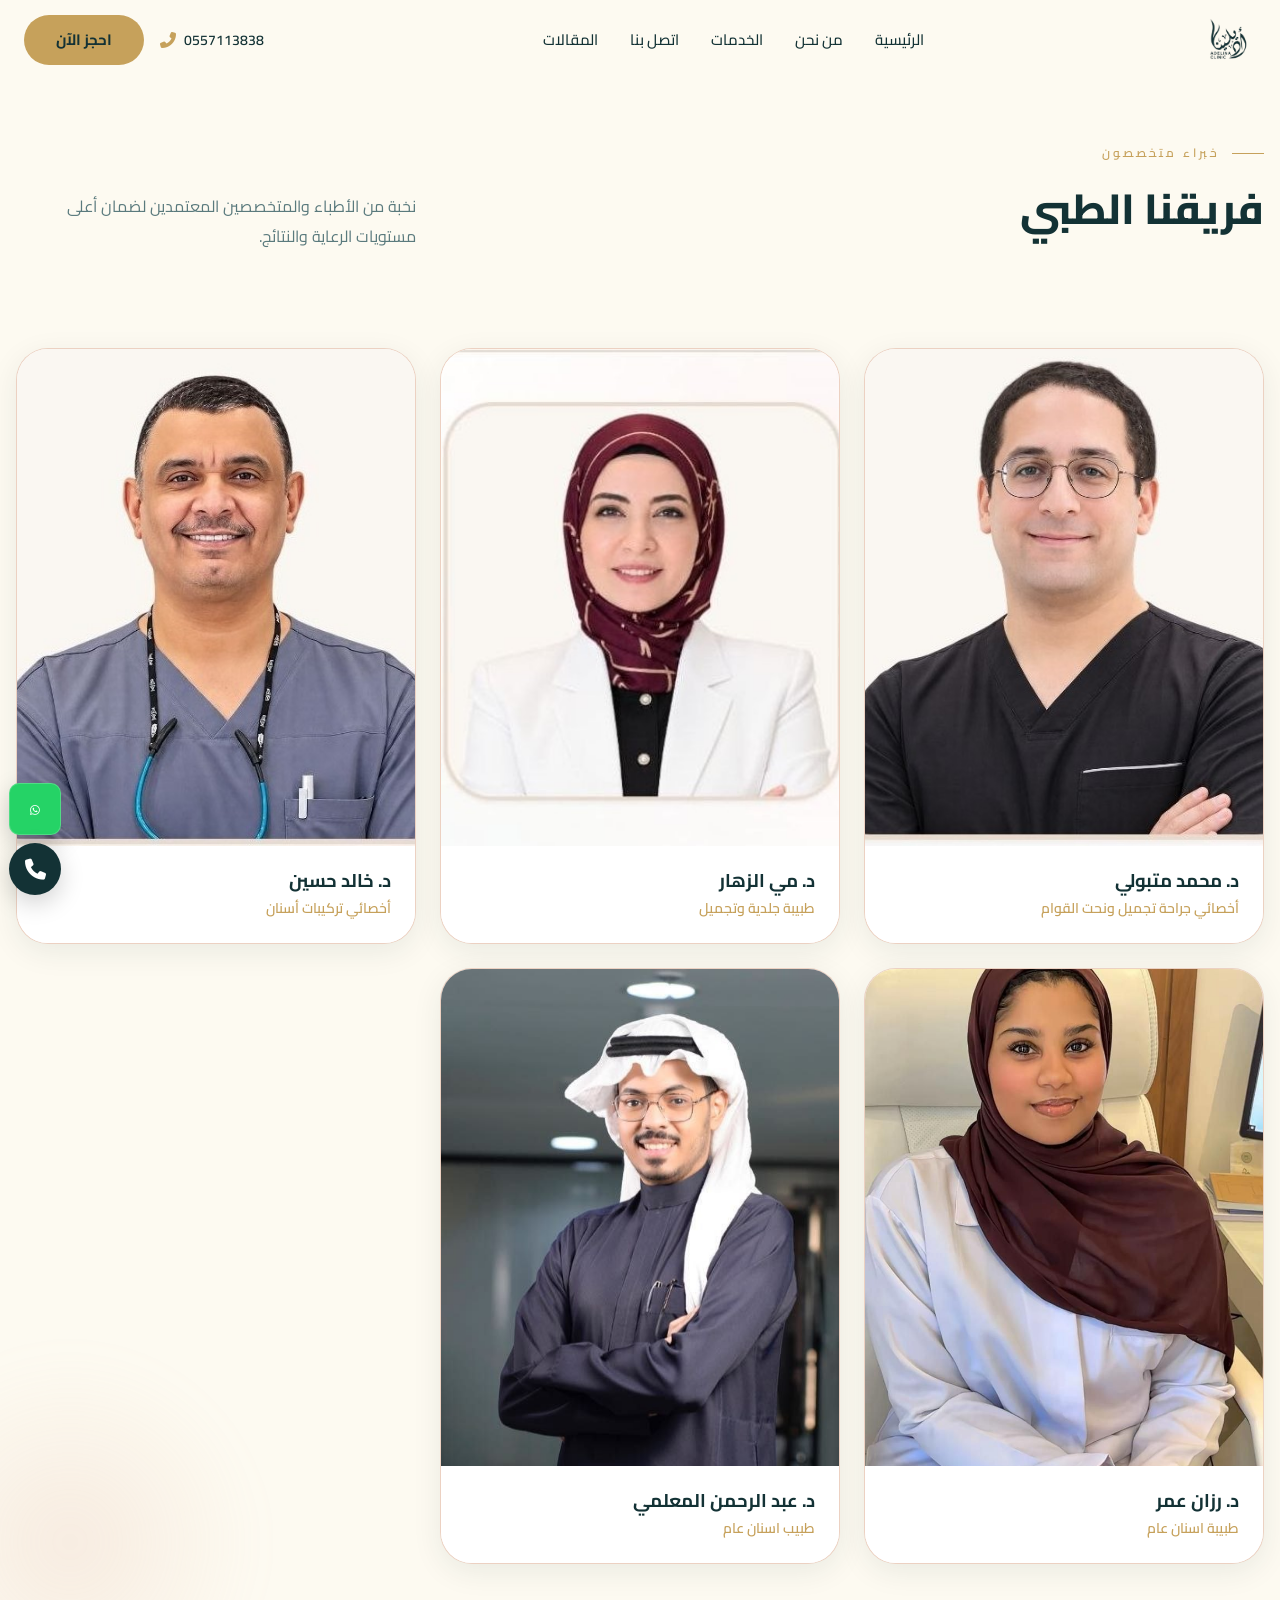
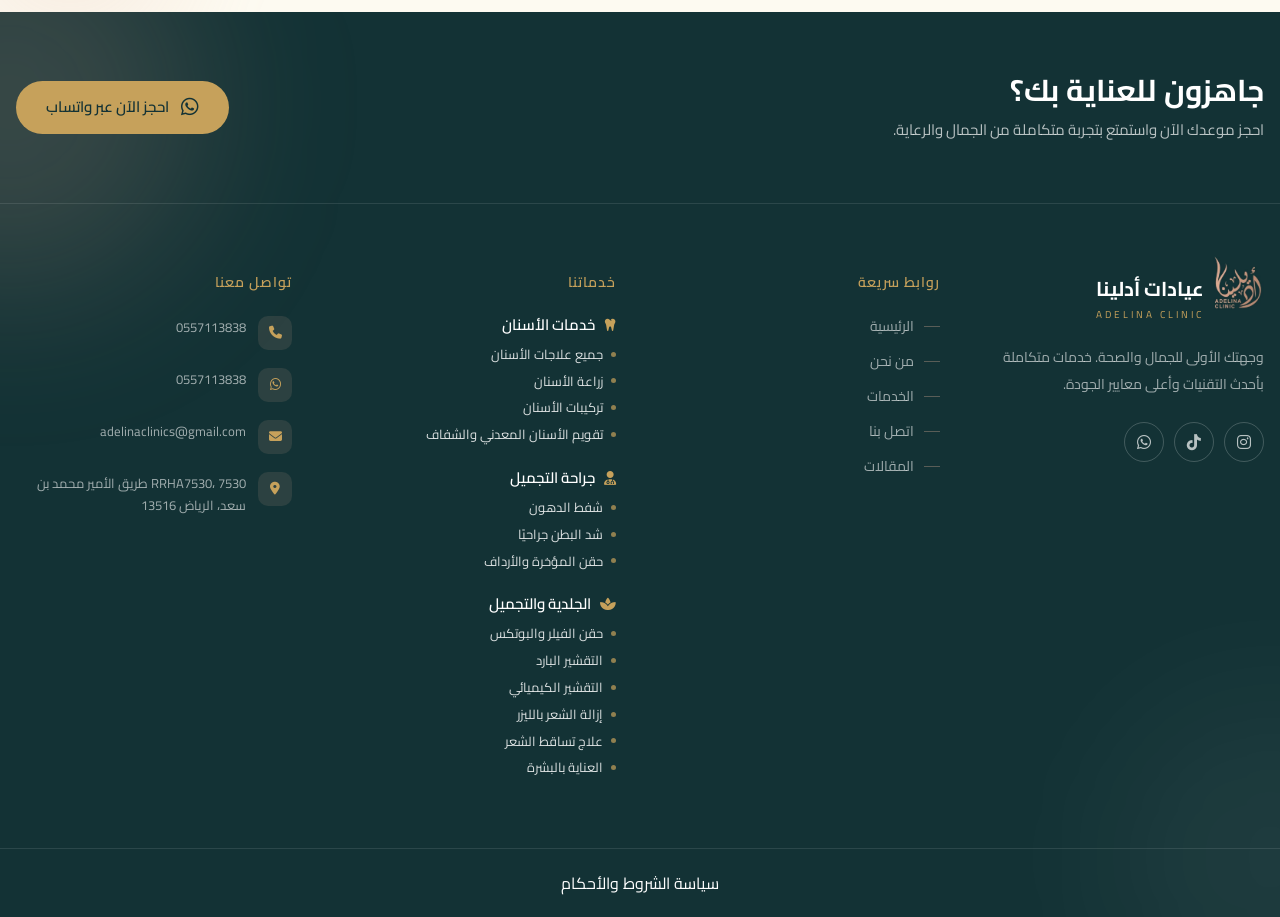
<file: doctors.html>
<!doctype html>
<html lang="ar" dir="rtl">

<head>

    <meta charset="UTF-8">

    <meta name="viewport" content="width=device-width, initial-scale=1.0">

    <meta http-equiv="X-UA-Compatible" content="IE=edge">

    <meta name="robots" content="index, follow, max-image-preview:large, max-snippet:-1, max-video-preview:-1">

    <meta name="googlebot" content="index, follow, max-image-preview:large, max-snippet:-1, max-video-preview:-1">


    <meta http-equiv="content-language" content="ar">


    <meta name="theme-color" content="#133235">

    <meta name="color-scheme" content="light">



    <title>
        عيادات أدلينا | وجهتك للجمال والرعاية
    </title>

    <meta name="description"
        content="عيادات أدلينا تقدم خدمات متكاملة في الجلدية والتجميل والليزر والأسنان وجراحة التجميل بأحدث التقنيات وعلى أعلى معايير الجودة.">

    <meta name="keywords"
        content="عيادات أدلينا, أدلينا كلينك, عيادات تجميل, عيادات جلدية, ليزر, إزالة الشعر بالليزر, علاج تساقط الشعر, العناية بالبشرة, فلر, أسنان تجميلية, جراحة تجميل, عيادات الرياض">

    <meta name="author" content="Adelina Clinic">

    <meta name="publisher" content="Adelina Clinic">

    <meta name="application-name" content="Adelina Clinic">



    <link rel="canonical" href="https://yourdomain.com/">



    <link rel="icon" type="image/png" href="images/logo.jpg">

    <link rel="apple-touch-icon" href="images/logo.jpg">



    <meta property="og:type" content="website">

    <meta property="og:title" content="عيادات أدلينا | وجهتك للجمال والرعاية">

    <meta property="og:description"
        content="خدمات طبية وتجميلية متكاملة في الجلدية والليزر والأسنان وجراحة التجميل بأحدث التقنيات.">

    <meta property="og:url" content="https://yourdomain.com/">

    <meta property="og:site_name" content="عيادات أدلينا">

    <meta property="og:locale" content="ar_SA">

    <meta property="og:image" content="https://yourdomain.com/assets/images/og-image.jpg">

    <meta property="og:image:secure_url" content="https://yourdomain.com/assets/images/og-image.jpg">

    <meta property="og:image:type" content="image/jpeg">

    <meta property="og:image:width" content="1200">

    <meta property="og:image:height" content="630">

    <meta property="og:image:alt" content="عيادات أدلينا - الجمال والرعاية الطبية">



    <meta name="twitter:card" content="summary_large_image">

    <meta name="twitter:title" content="عيادات أدلينا | وجهتك للجمال والرعاية">

    <meta name="twitter:description" content="خدمات طبية وتجميلية متكاملة بأحدث التقنيات وأعلى معايير الجودة.">

    <meta name="twitter:image" content="https://yourdomain.com/assets/images/og-image.jpg">

    <meta name="twitter:image:alt" content="عيادات أدلينا">



    <meta name="geo.region" content="SA-01">

    <meta name="geo.placename" content="Riyadh">

    <meta name="ICBM" content="24.7136, 46.6753">



    <meta name="contact" content="0557113838">

    <meta name="telephone" content="+966557113838">


    <link rel="stylesheet" href="css/bootstrap.min.css">


    <link rel="stylesheet" href="css/all.min.css">


    <link rel="preconnect" href="https://fonts.googleapis.com">

    <link rel="preconnect" href="https://fonts.gstatic.com" crossorigin>

    <link
        href="https://fonts.googleapis.com/css2?family=Cairo:wght@200..1000&family=Inter:ital,opsz,wght@0,14..32,100..900;1,14..32,100..900&display=swap"
        rel="stylesheet">


    <link rel="stylesheet" href="https://unpkg.com/aos@2.3.4/dist/aos.css">


    <link rel="stylesheet" href="https://cdn.jsdelivr.net/npm/swiper@11/swiper-bundle.min.css">


    <link rel="stylesheet" href="css/index.css">





    <script type="application/ld+json">
    {
        "@context": "https://schema.org",
        "@type": "MedicalClinic",
        "name": "عيادات أدلينا",
        "alternateName": "Adelina Clinic",
        "url": "https://yourdomain.com/",
        "logo": "https://yourdomain.com/assets/images/logo.png",
        "image": "https://yourdomain.com/assets/images/clinic.jpg",
        "description": "عيادات أدلينا تقدم خدمات متكاملة في الجلدية والتجميل والليزر والأسنان وجراحة التجميل.",
        "telephone": "+966557113838",
        "email": "support@exampledomain.com",
        "priceRange": "$$",
        "currenciesAccepted": "SAR",
        "address": {
            "@type": "PostalAddress",
            "streetAddress": "7530 طريق الأمير محمد بن سعد بن عبدالعزيز",
            "addressLocality": "الرياض",
            "postalCode": "13516",
            "addressCountry": "SA"
        },
        "geo": {
            "@type": "GeoCoordinates",
            "latitude": "24.7136",
            "longitude": "46.6753"
        },
        "areaServed": {
            "@type": "City",
            "name": "الرياض"
        },
        "sameAs": [
            "https://wa.me/966557113838"
        ]
    }
    </script>
</head>


<body>


    <header id="mainHeader" class="main-header">
        <div class="container-rtl">
            <div class="header-inner">
                <a href="/" class="logo-wrapper text-decoration-none">
                    <div class="logo-icon py-3">
                        <img src="images/logo-4.png" height="48" alt="" class="" />
                    </div>
                </a>

                <nav class="desktop-nav">
                    <a href="/" class="nav-link-custom"> الرئيسية </a>

                    <a href="/#about" class="nav-link-custom"> من نحن </a>

                    <a href="/#services" class="nav-link-custom"> الخدمات </a>

                    <a href="/#contact" class="nav-link-custom"> اتصل بنا </a>
                    <a href="blogs.html" class="nav-link-custom"> المقالات </a>
                </nav>

                <div class="header-actions">
                    <a href="tel:0557113838" class="phone-link text-decoration-none" dir="ltr">
                        <i class="fas fa-phone-alt"></i>

                        <span> 0557113838 </span>
                    </a>

                    <a href="/#contact" class="btn-accent-custom text-decoration-none">
                        احجز الآن
                    </a>
                </div>

                <button id="mobileMenuToggle" class="mobile-toggle" type="button" aria-label="فتح القائمة"
                    aria-expanded="false">
                    <i class="fas fa-bars"></i>
                </button>
            </div>
        </div>
    </header>



    <div id="mobileOverlay" class="mobile-overlay"></div>



    <aside id="mobileMenu" class="mobile-menu" aria-label="القائمة الرئيسية">


        <div class="mobile-menu-header">
            <div class="mobile-logo">
                <a href="/" class="logo-wrapper text-decoration-none">
                    <div class="logo-icon py-3">
                        <img src="images/logo-4.png" height="98" alt="" class="" />
                    </div>
                </a>
            </div>

            <button id="mobileMenuClose" class="mobile-close" type="button" aria-label="إغلاق القائمة">
                <i class="fas fa-xmark"></i>
            </button>
        </div>



        <nav class="mobile-nav">
            <a href="/" class="mobile-nav-link text-decoration-none">
                <span> الرئيسية </span>

                <i class="fas fa-chevron-left"></i>
            </a>

            <a href="/#about" class="mobile-nav-link text-decoration-none">
                <span> من نحن </span>

                <i class="fas fa-chevron-left"></i>
            </a>

            <a href="/#services" class="mobile-nav-link text-decoration-none">
                <span> الخدمات </span>

                <i class="fas fa-chevron-left"></i>
            </a>

            <a href="/#contact" class="mobile-nav-link text-decoration-none">
                <span> اتصل بنا </span>

                <i class="fas fa-chevron-left"></i>
            </a>

            <a href="blogs.html" class="mobile-nav-link text-decoration-none">
                <span> المقالات </span>

                <i class="fas fa-chevron-left"></i>
            </a>
        </nav>



        <div class="mobile-menu-footer">
            <a href="tel:0557113838" class="mobile-phone text-decoration-none" dir="ltr">
                <i class="fas fa-phone"></i>

                <span> 0557113838 </span>
            </a>

            <a href="/#contact" class="btn-accent-custom mobile-book-btn text-decoration-none">
                احجز موعدك الآن
            </a>
        </div>
    </aside>


 


    <section id="doctors" class="doctors-section py-5">
        <div class="doctors-orb"></div>

        <div class="container position-relative">
            <div class="row align-items-end justify-content-between g-4 mb-5 py-5 mt-4" data-aos="fade-up">
                <div class="col-md-7">
                    <div class="doctor-label">
                        <span class="label-line"></span>
                        <span>خبراء متخصصون</span>
                    </div>

                    <h2 class="section-title">فريقنا الطبي</h2>
                </div>

                <div class="col-md-4">
                    <p class="section-description">
                        نخبة من الأطباء والمتخصصين المعتمدين لضمان
                        أعلى مستويات الرعاية
                        والنتائج.
                    </p>
                </div>
            </div>

            <div class="row g-4">
                <div class="col-12 col-md-6 col-lg-4">
                    <div class="doctor-card">
                        <div class="doctor-image-wrap">
                            <img src="images/doctor-1.jpg" alt="طبيبة متخصصة في الجلدية والتجميل"
                                class="doctor-image" />

                            <div class="doctor-gradient"></div>

                            <div class="doctor-hover-info">
                                <p>
                                    خبرة تزيد عن 12 عاماً في جراحة
                                    تجميل ونحت قوام وشفط دهون
                                </p>
                            </div>
                        </div>

                        <div class="doctor-info">
                            <div class="doctor-accent-line"></div>

                            <h3>د. محمد متبولي</h3>

                            <p>أخصائي جراحة تجميل ونحت القوام</p>
                        </div>
                    </div>
                </div>
                <div class="col-12 col-md-6 col-lg-4">
                    <div class="doctor-card">
                        <div class="doctor-image-wrap">
                            <img src="images/doctor-3.jpg" alt="طبيبة متخصصة في الليزر والتجميل" class="doctor-image" />

                            <div class="doctor-gradient"></div>

                            <div class="doctor-hover-info"></div>
                        </div>

                        <div class="doctor-info">
                            <div class="doctor-accent-line"></div>

                            <h3>د. مي الزهار</h3>

                            <p>طبيبة جلدية وتجميل</p>
                        </div>
                    </div>
             
                </div>
                       <div class="col-12 col-md-6 col-lg-4">
                        <div class="doctor-card">
                            <div class="doctor-image-wrap">
                                <img src="images/doctor-2.jpg" alt="طبيب أسنان تجميلي" class="doctor-image" />

                                <div class="doctor-gradient"></div>

                                <div class="doctor-hover-info">
                                    <p>متخصص في تركيبات الاسنان والعدسات والاجراءت التجميلية</p>
                                </div>
                            </div>

                            <div class="doctor-info">
                                <div class="doctor-accent-line"></div>

                                <h3>د. خالد حسين</h3>

                                <p>أخصائي تركيبات أسنان</p>
                            </div>
                        </div>
                    </div>


                    <div class="col-12 col-md-6 col-lg-4">
                        <div class="doctor-card">
                            <div class="doctor-image-wrap">
                                <img src="images/doctor-4.jpg" alt="طبيبة متخصصة في الليزر والتجميل"
                                    class="doctor-image" />

                                <div class="doctor-gradient"></div>

                                <div class="doctor-hover-info"></div>
                            </div>

                            <div class="doctor-info">
                                <div class="doctor-accent-line"></div>

                                <h3>د. رزان عمر</h3>

                                <p>طبيبة اسنان عام</p>
                            </div>
                        </div>
                    </div>
                    <div class="col-12 col-md-6 col-lg-4">
                        <div class="doctor-card">
                            <div class="doctor-image-wrap">
                                <img src="images/doctor-5.jpg" alt="طبيبة متخصصة في الليزر والتجميل"
                                    class="doctor-image" />

                                <div class="doctor-gradient"></div>

                                <div class="doctor-hover-info"></div>
                            </div>

                            <div class="doctor-info">
                                <div class="doctor-accent-line"></div>

                                <h3>د. عبد الرحمن المعلمي</h3>

                                <p>طبيب اسنان عام</p>
                            </div>
                        </div>
                    </div>
            </div>
        </div>
    </section>



    <footer class="site-footer" dir="rtl">

        <div class="footer-orb footer-orb-left"></div>
        <div class="footer-orb footer-orb-right"></div>

        <div class="footer-cta">
            <div class="container">
                <div class="row align-items-center justify-content-between g-4">

                    <div class="col-lg-7">
                        <h3 class="footer-cta-title">
                            جاهزون للعناية بك؟
                        </h3>

                        <p class="footer-cta-text">
                            احجز موعدك الآن واستمتع بتجربة متكاملة من الجمال والرعاية.
                        </p>
                    </div>

                    <div class="col-lg-auto">
                        <a href="https://wa.me/966557113838" target="_blank" rel="noopener noreferrer"
                            class="footer-whatsapp-btn">
                            <i class="fab fa-whatsapp"></i>
                            احجز الآن عبر واتساب
                        </a>
                    </div>

                </div>
            </div>
        </div>


        <div class="footer-main">
            <div class="container">

                <div class="row g-5">

                    <div class="col-lg-3 col-md-6">

                        <a href="/" class="footer-brand">

                            <div class="footer-logo">
                                <img src="images/logo.jpg" height="100" alt="" />
                            </div>

                            <div>
                                <div class="footer-brand-name">
                                    عيادات أدلينا
                                </div>

                                <div class="footer-brand-en">
                                    ADELINA CLINIC
                                </div>
                            </div>

                        </a>

                        <p class="footer-description">
                            وجهتك الأولى للجمال والصحة. خدمات متكاملة بأحدث
                            التقنيات وأعلى معايير الجودة.
                        </p>

                        <div class="footer-social">

                            <a href="https://www.instagram.com/adelinaclinic?igsh=MXNqNjJtMW02NWJ2Zw%3D%3D&utm_source=qr"
                                target="_blank" aria-label="Instagram">
                                <i class="fab fa-instagram"></i>
                            </a>

                            <a href="https://www.tiktok.com/@adelinaclinic?_t=zs-90huoaiey8y&_r=1" target="_blank"
                                aria-label="Twitter">
                                <i class="fab fa-tiktok"></i>
                            </a>

                            <a href="https://wa.me/966557113838" target="_blank" rel="noopener noreferrer"
                                aria-label="WhatsApp">
                                <i class="fab fa-whatsapp"></i>
                            </a>

                        </div>

                    </div>


                    <div class="col-lg-3 col-md-6">

                        <h4 class="footer-title">
                            روابط سريعة
                        </h4>

                        <ul class="footer-links">

                            <li>
                                <a href="/">
                                    <span></span>
                                    الرئيسية
                                </a>
                            </li>

                            <li>
                                <a href="/#about">
                                    <span></span>
                                    من نحن
                                </a>
                            </li>

                            <li>
                                <a href="/#services">
                                    <span></span>
                                    الخدمات
                                </a>
                            </li>

                            <li>
                                <a href="/#contact">
                                    <span></span>
                                    اتصل بنا
                                </a>
                            </li>

                            <li>
                                <a href="blogs.html">
                                    <span></span>
                                    المقالات
                                </a>
                            </li>
                          

                        </ul>

                    </div>


                    <div class="col-lg-3 col-md-6">

                        <h4 class="footer-title">
                            خدماتنا
                        </h4>

                        <div class="footer-services">

                            <div class="footer-service-group">
                                <h5 class="footer-service-title">
                                    <i class="fas fa-tooth"></i>
                                    خدمات الأسنان
                                </h5>

                                <ul class="footer-links">
                                    <li>
                                        <a href="/#services">
                                            <span></span>
                                            جميع علاجات الأسنان
                                        </a>
                                    </li>

                                    <li>
                                        <a href="/#services">
                                            <span></span>
                                            زراعة الأسنان
                                        </a>
                                    </li>

                                    <li>
                                        <a href="/#services">
                                            <span></span>
                                            تركيبات الأسنان
                                        </a>
                                    </li>

                                    <li>
                                        <a href="/#services">
                                            <span></span>
                                            تقويم الأسنان المعدني والشفاف
                                        </a>
                                    </li>
                                </ul>
                            </div>


                            <div class="footer-service-group">
                                <h5 class="footer-service-title">
                                    <i class="fas fa-user-md"></i>
                                    جراحة التجميل
                                </h5>

                                <ul class="footer-links">
                                    <li>
                                        <a href="/#services">
                                            <span></span>
                                            شفط الدهون
                                        </a>
                                    </li>

                                    <li>
                                        <a href="/#services">
                                            <span></span>
                                            شد البطن جراحيًا
                                        </a>
                                    </li>

                                    <li>
                                        <a href="/#services">
                                            <span></span>
                                            حقن المؤخرة والأرداف
                                        </a>
                                    </li>
                                </ul>
                            </div>


                            <div class="footer-service-group">
                                <h5 class="footer-service-title">
                                    <i class="fas fa-spa"></i>
                                    الجلدية والتجميل
                                </h5>

                                <ul class="footer-links">
                                    <li>
                                        <a href="/#services">
                                            <span></span>
                                            حقن الفيلر والبوتكس
                                        </a>
                                    </li>

                                    <li>
                                        <a href="/#services">
                                            <span></span>
                                            التقشير البارد
                                        </a>
                                    </li>

                                    <li>
                                        <a href="/#services">
                                            <span></span>
                                            التقشير الكيميائي
                                        </a>
                                    </li>

                                    <li>
                                        <a href="/#services">
                                            <span></span>
                                            إزالة الشعر بالليزر
                                        </a>
                                    </li>

                                    <li>
                                        <a href="/#services">
                                            <span></span>
                                            علاج تساقط الشعر
                                        </a>
                                    </li>

                                    <li>
                                        <a href="/#services">
                                            <span></span>
                                            العناية بالبشرة
                                        </a>
                                    </li>
                                </ul>
                            </div>

                        </div>

                    </div>


                    <div class="col-lg-3 col-md-6">

                        <h4 class="footer-title">
                            تواصل معنا
                        </h4>

                        <ul class="footer-contact">

                            <li>
                                <a href="tel:0557113838" class="footer-contact-item">
                                    <div class="footer-contact-icon">
                                        <i class="fas fa-phone"></i>
                                    </div>

                                    <span dir="ltr">
                                        0557113838
                                    </span>
                                </a>
                            </li>


                            <li>
                                <a href="https://wa.me/966557113838" target="_blank" rel="noopener noreferrer"
                                    class="footer-contact-item">
                                    <div class="footer-contact-icon">
                                        <i class="fab fa-whatsapp"></i>
                                    </div>

                                    <span dir="ltr">
                                        0557113838
                                    </span>
                                </a>
                            </li>


                            <li>
                                <a href="mailto:adelinaclinics@gmail.com" class="footer-contact-item" target="_blank">
                                    <div class="footer-contact-icon">
                                        <i class="fas fa-envelope"></i>
                                    </div>

                                    <span>
                                        adelinaclinics@gmail.com
                                    </span>
                                </a>
                            </li>


                            <li>
                                <div class="footer-contact-item">

                                    <div class="footer-contact-icon">
                                        <i class="fas fa-location-dot"></i>
                                    </div>

                                    <span>
                                        RRHA7530، 7530 طريق الأمير محمد بن سعد،
                                        الرياض 13516
                                    </span>

                                </div>
                            </li>

                        </ul>

                    </div>

                </div>

            </div>
        </div>

        <nav class="mobile-bottom-nav d-lg-none" dir="rtl">
            <div class="mobile-nav-container">
                <a href="https://wa.me/966557113838" class="mobile-nav-item" aria-label="واتساب">
                    <i class="fa-brands fa-whatsapp"></i>
                    <span>واتساب</span>
                </a>
                <a href="tel:0557113838" class="mobile-nav-item" aria-label="اتصال">
                    <i class="fa-solid fa-phone"></i>
                    <span>اتصال</span>
                </a>
                <a href="/#contact" class="mobile-nav-item mobile-nav-booking" aria-label="احجز الآن">
                    <div class="booking-circle">
                        <span class="text-white d-inline-block fw-bold">العروض</span>

                    </div>

                    <span>احجز الآن</span>
                </a>
                <a href="doctors.html" class="mobile-nav-item" aria-label="الأطباء">
                    <i class="fa-solid fa-user-doctor"></i>
                    <span>الأطباء</span>
                </a>

                <a href="/#departments" class="mobile-nav-item" aria-label="التخصصات">
                    <i class="fa-solid fa-stethoscope"></i>
                    <span>التخصصات</span>
                </a>
            </div>
        </nav>
         <div class="footer-bottom d-flex justify-content-center align-items-center">
      <div class="container ">
       <a href="policy.html" class="text-white text-center text-decoration-none d-inline-block w-100">
                  <span></span>
                  سياسة الشروط والأحكام
        </a>
      </div>
    </div>

    </footer>
    <div class="floating-actions">

        <a href="https://wa.me/966557113838" class="floating-btn whatsapp-btn" target="_blank" rel="noopener noreferrer"
            aria-label="تواصل معنا عبر واتساب">
            <i class="fab fa-whatsapp"></i>
        </a>

        <a href="tel:+966557113838" class="floating-btn phone-btn" aria-label="اتصل بنا">
            <i class="fas fa-phone"></i>
        </a>

        <button class="floating-btn top-btn" id="backToTop" aria-label="العودة إلى أعلى الصفحة">
            <i class="fas fa-chevron-up"></i>
        </button>

    </div>


    <script src="js/bootstrap.bundle.min.js"></script>


    <script src="https://unpkg.com/aos@2.3.4/dist/aos.js"></script>


    <script src="https://cdn.jsdelivr.net/npm/swiper@11/swiper-bundle.min.js"></script>


    <script src="js/index.js"></script>
    <script src="js/blogs.js"></script>


</body>

</html>
</file>
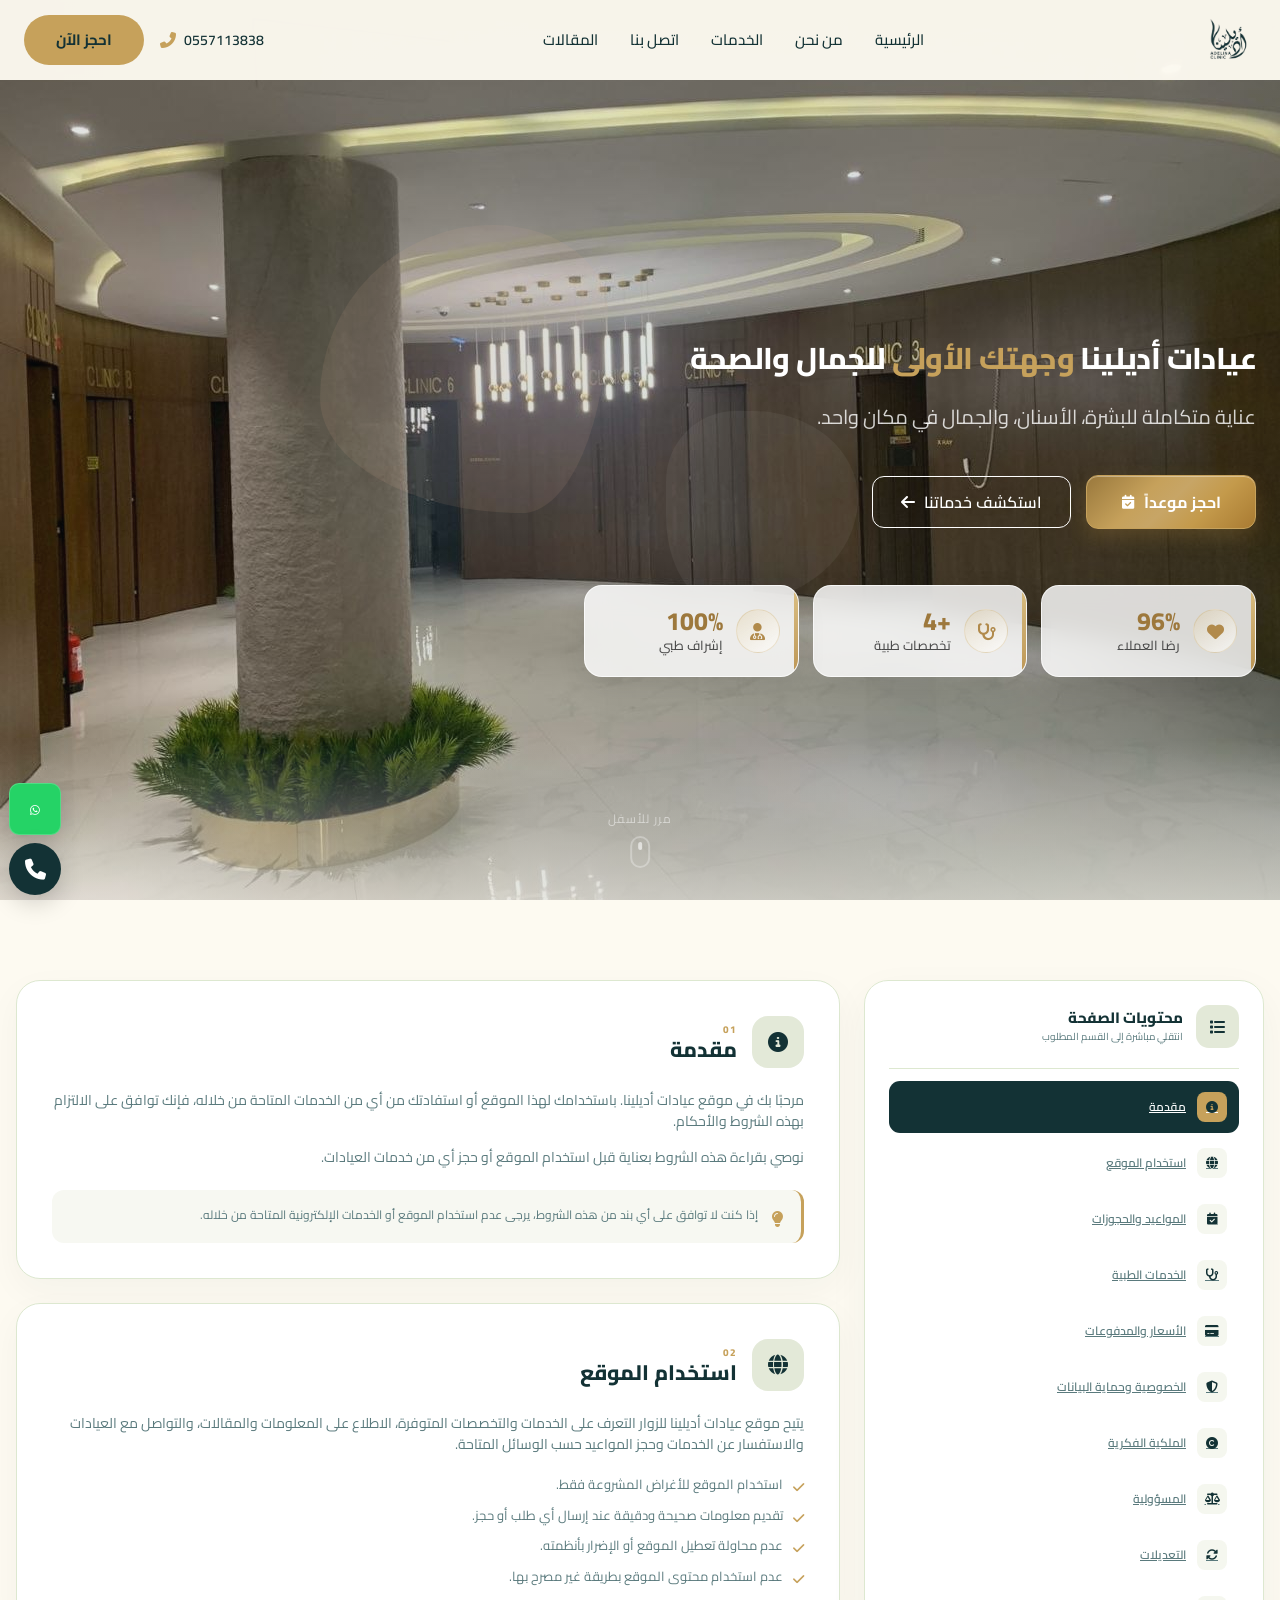
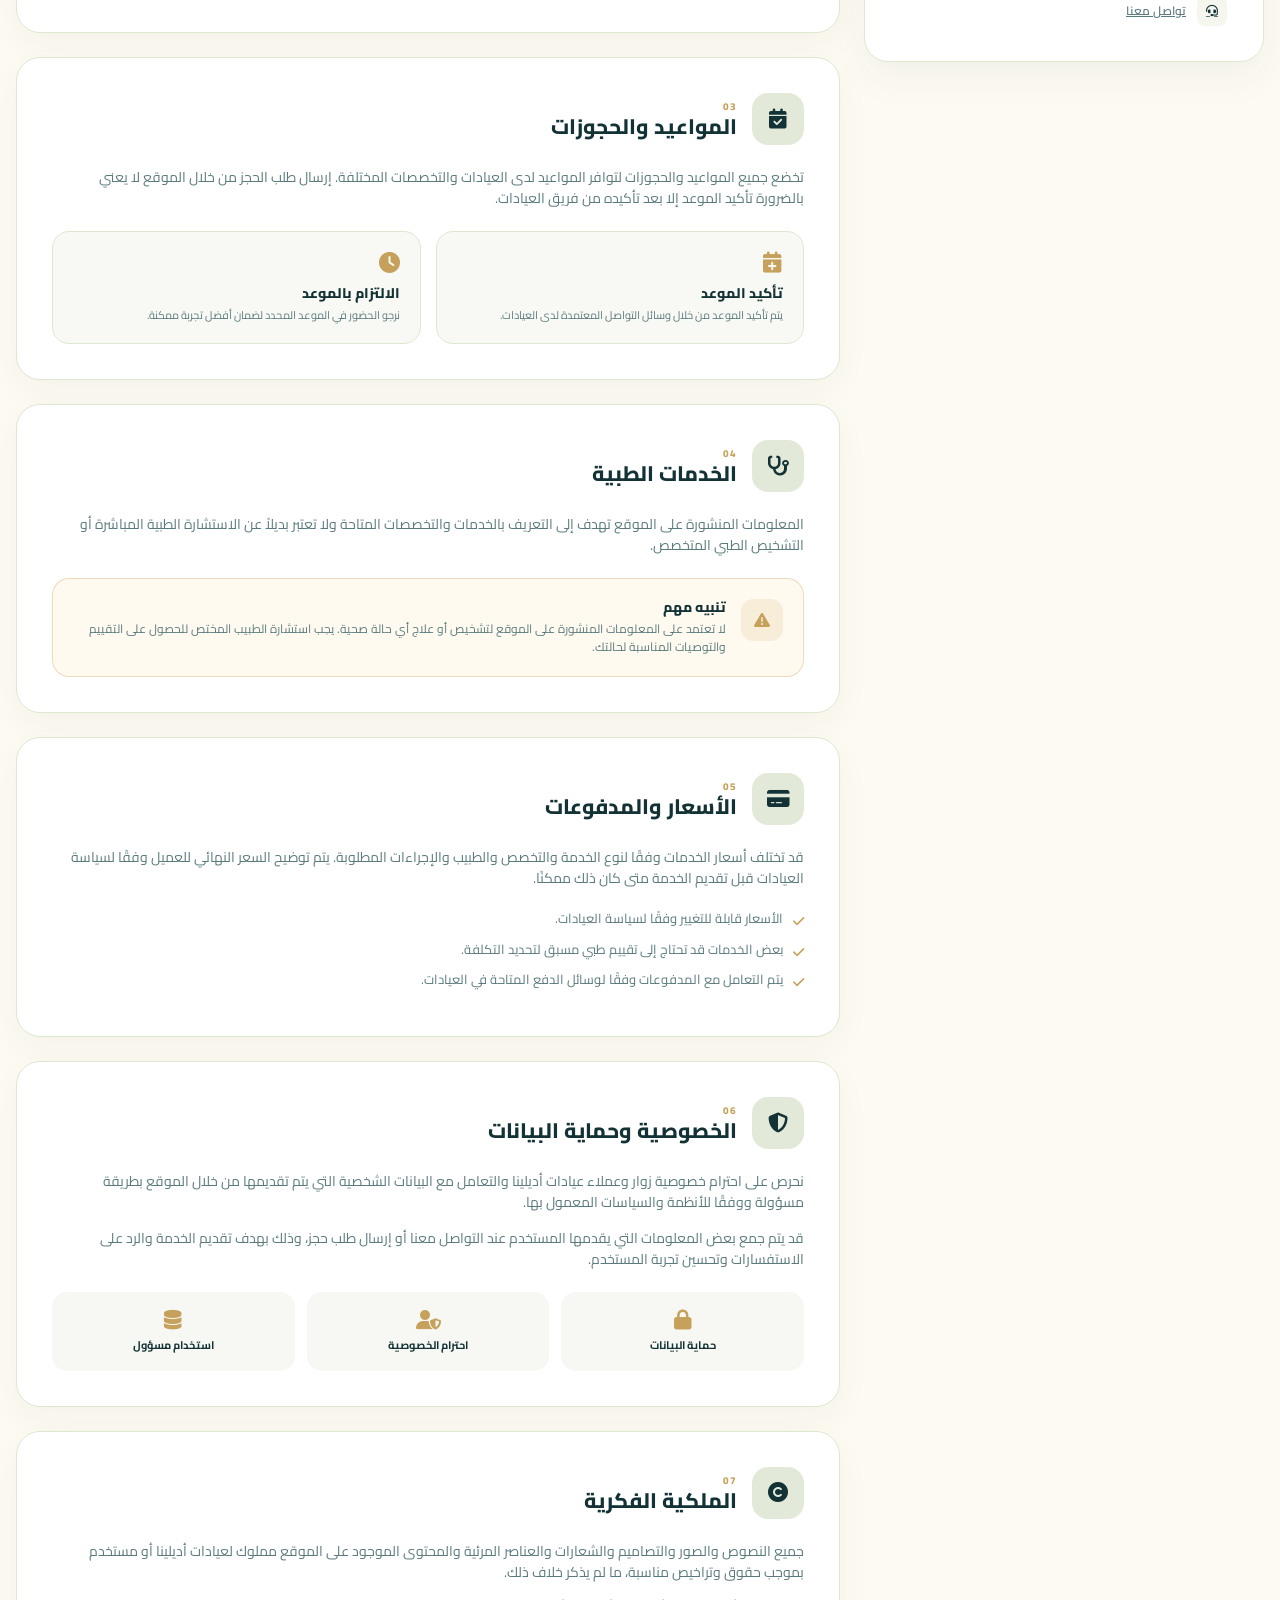
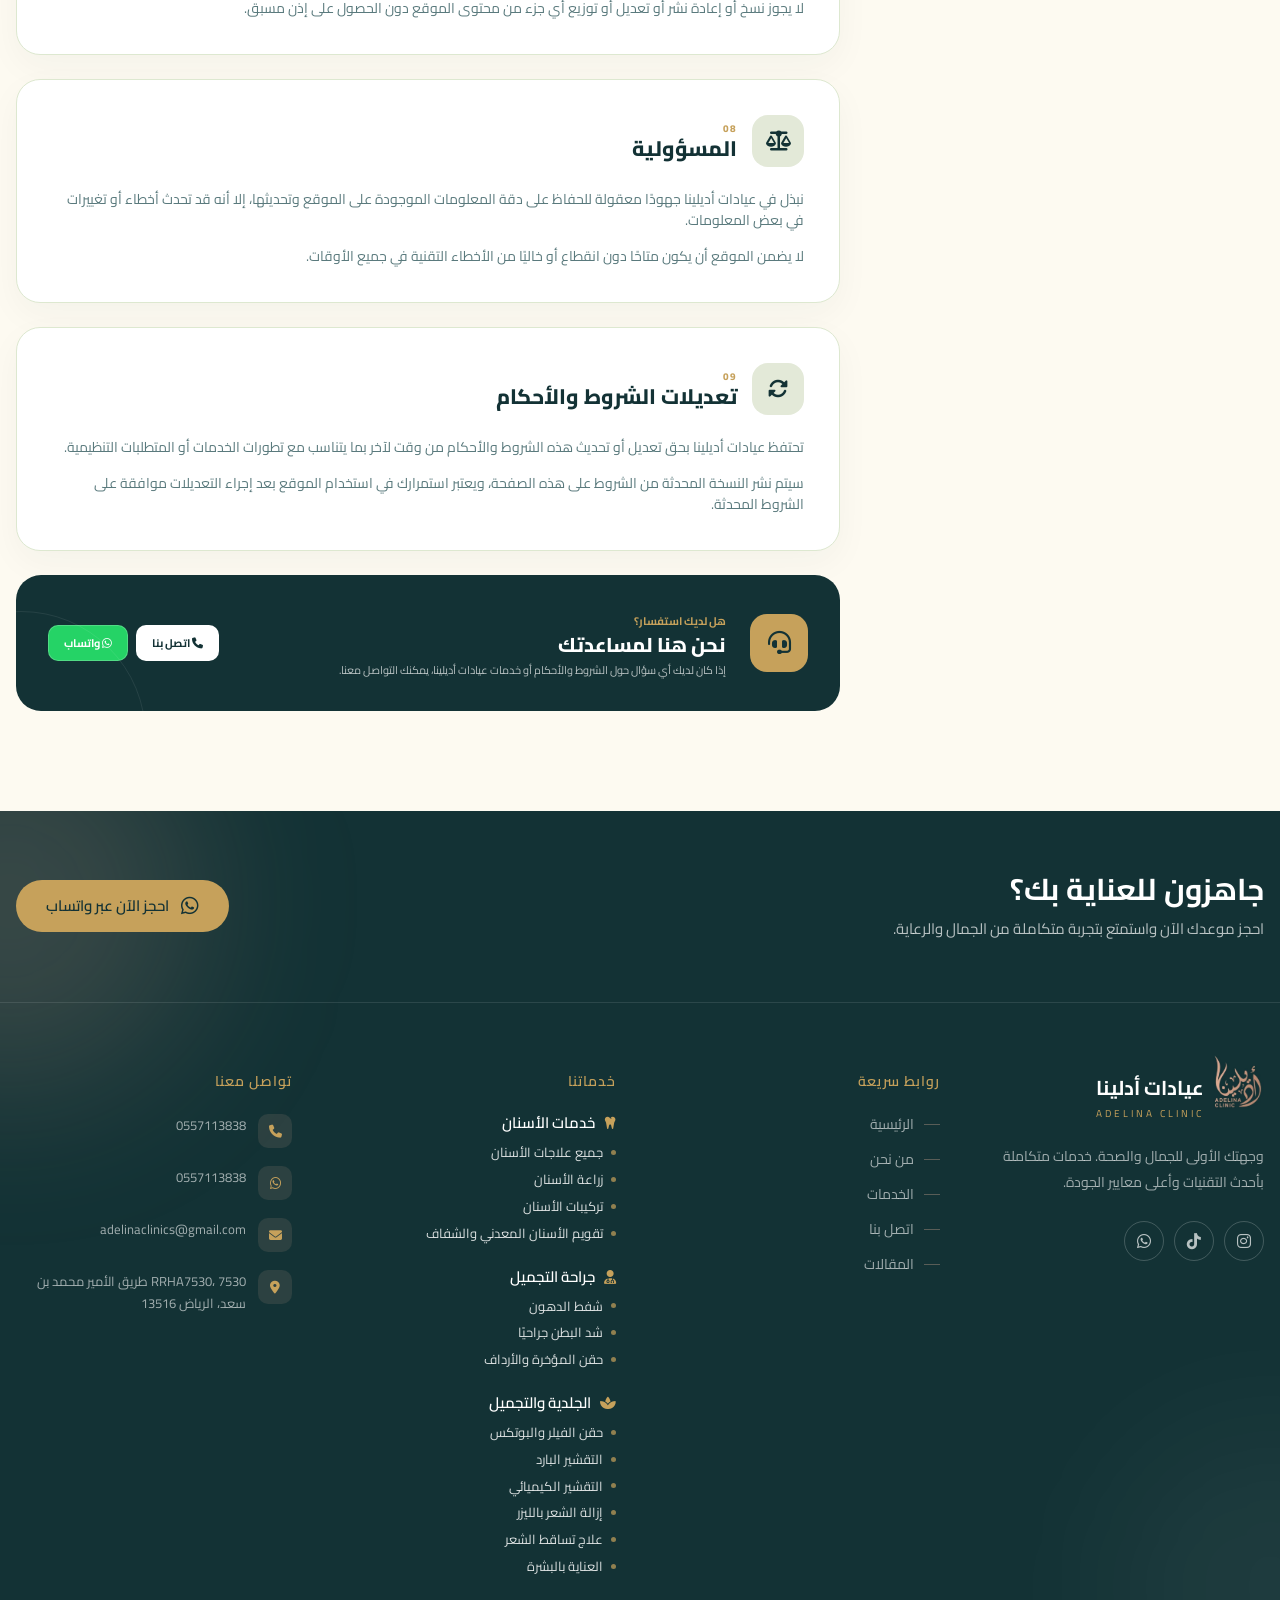
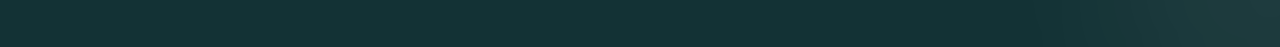
<file: policy.html>
<!doctype html>
<html lang="ar" dir="rtl">

<head>

    <meta charset="UTF-8">

    <meta name="viewport" content="width=device-width, initial-scale=1.0">

    <meta http-equiv="X-UA-Compatible" content="IE=edge">

    <meta name="robots" content="index, follow, max-image-preview:large, max-snippet:-1, max-video-preview:-1">

    <meta name="googlebot" content="index, follow, max-image-preview:large, max-snippet:-1, max-video-preview:-1">


    <meta http-equiv="content-language" content="ar">


    <meta name="theme-color" content="#133235">

    <meta name="color-scheme" content="light">



    <title>
        عيادات أدلينا | وجهتك للجمال والرعاية
    </title>

    <meta name="description"
        content="عيادات أدلينا تقدم خدمات متكاملة في الجلدية والتجميل والليزر والأسنان وجراحة التجميل بأحدث التقنيات وعلى أعلى معايير الجودة.">

    <meta name="keywords"
        content="عيادات أدلينا, أدلينا كلينك, عيادات تجميل, عيادات جلدية, ليزر, إزالة الشعر بالليزر, علاج تساقط الشعر, العناية بالبشرة, فلر, أسنان تجميلية, جراحة تجميل, عيادات الرياض">

    <meta name="author" content="Adelina Clinic">

    <meta name="publisher" content="Adelina Clinic">

    <meta name="application-name" content="Adelina Clinic">



    <link rel="canonical" href="https://yourdomain.com/">



    <link rel="icon" type="image/png" href="images/logo.jpg">

    <link rel="apple-touch-icon" href="images/logo.jpg">



    <meta property="og:type" content="website">

    <meta property="og:title" content="عيادات أدلينا | وجهتك للجمال والرعاية">

    <meta property="og:description"
        content="خدمات طبية وتجميلية متكاملة في الجلدية والليزر والأسنان وجراحة التجميل بأحدث التقنيات.">

    <meta property="og:url" content="https://yourdomain.com/">

    <meta property="og:site_name" content="عيادات أدلينا">

    <meta property="og:locale" content="ar_SA">

    <meta property="og:image" content="https://yourdomain.com/assets/images/og-image.jpg">

    <meta property="og:image:secure_url" content="https://yourdomain.com/assets/images/og-image.jpg">

    <meta property="og:image:type" content="image/jpeg">

    <meta property="og:image:width" content="1200">

    <meta property="og:image:height" content="630">

    <meta property="og:image:alt" content="عيادات أدلينا - الجمال والرعاية الطبية">



    <meta name="twitter:card" content="summary_large_image">

    <meta name="twitter:title" content="عيادات أدلينا | وجهتك للجمال والرعاية">

    <meta name="twitter:description" content="خدمات طبية وتجميلية متكاملة بأحدث التقنيات وأعلى معايير الجودة.">

    <meta name="twitter:image" content="https://yourdomain.com/assets/images/og-image.jpg">

    <meta name="twitter:image:alt" content="عيادات أدلينا">



    <meta name="geo.region" content="SA-01">

    <meta name="geo.placename" content="Riyadh">

    <meta name="ICBM" content="24.7136, 46.6753">



    <meta name="contact" content="0557113838">

    <meta name="telephone" content="+966557113838">


    <link rel="stylesheet" href="css/bootstrap.min.css">


    <link rel="stylesheet" href="css/all.min.css">


    <link rel="preconnect" href="https://fonts.googleapis.com">

    <link rel="preconnect" href="https://fonts.gstatic.com" crossorigin>

    <link
        href="https://fonts.googleapis.com/css2?family=Cairo:wght@200..1000&family=Inter:ital,opsz,wght@0,14..32,100..900;1,14..32,100..900&display=swap"
        rel="stylesheet">


    <link rel="stylesheet" href="https://unpkg.com/aos@2.3.4/dist/aos.css">


    <link rel="stylesheet" href="https://cdn.jsdelivr.net/npm/swiper@11/swiper-bundle.min.css">


    <link rel="stylesheet" href="css/index.css">





    <script type="application/ld+json">
    {
        "@context": "https://schema.org",
        "@type": "MedicalClinic",
        "name": "عيادات أدلينا",
        "alternateName": "Adelina Clinic",
        "url": "https://yourdomain.com/",
        "logo": "https://yourdomain.com/assets/images/logo.png",
        "image": "https://yourdomain.com/assets/images/clinic.jpg",
        "description": "عيادات أدلينا تقدم خدمات متكاملة في الجلدية والتجميل والليزر والأسنان وجراحة التجميل.",
        "telephone": "+966557113838",
        "email": "support@exampledomain.com",
        "priceRange": "$$",
        "currenciesAccepted": "SAR",
        "address": {
            "@type": "PostalAddress",
            "streetAddress": "7530 طريق الأمير محمد بن سعد بن عبدالعزيز",
            "addressLocality": "الرياض",
            "postalCode": "13516",
            "addressCountry": "SA"
        },
        "geo": {
            "@type": "GeoCoordinates",
            "latitude": "24.7136",
            "longitude": "46.6753"
        },
        "areaServed": {
            "@type": "City",
            "name": "الرياض"
        },
        "sameAs": [
            "https://wa.me/966557113838"
        ]
    }
    </script>
</head>


<body>


    <header id="mainHeader" class="main-header">
        <div class="container-rtl">
            <div class="header-inner">
                <a href="/" class="logo-wrapper text-decoration-none">
                    <div class="logo-icon py-3">
                        <img src="images/logo-4.png" height="48" alt="" class="" />
                    </div>
                </a>

                <nav class="desktop-nav">
                    <a href="/" class="nav-link-custom"> الرئيسية </a>

                    <a href="/#about" class="nav-link-custom"> من نحن </a>

                    <a href="/#services" class="nav-link-custom"> الخدمات </a>

                    <a href="/#contact" class="nav-link-custom"> اتصل بنا </a>
                    <a href="blogs.html" class="nav-link-custom"> المقالات </a>
                </nav>

                <div class="header-actions">
                    <a href="tel:0557113838" class="phone-link text-decoration-none" dir="ltr">
                        <i class="fas fa-phone-alt"></i>

                        <span> 0557113838 </span>
                    </a>

                    <a href="/#contact" class="btn-accent-custom text-decoration-none">
                        احجز الآن
                    </a>
                </div>

                <button id="mobileMenuToggle" class="mobile-toggle" type="button" aria-label="فتح القائمة"
                    aria-expanded="false">
                    <i class="fas fa-bars"></i>
                </button>
            </div>
        </div>
    </header>



    <div id="mobileOverlay" class="mobile-overlay"></div>



    <aside id="mobileMenu" class="mobile-menu" aria-label="القائمة الرئيسية">


        <div class="mobile-menu-header">
            <div class="mobile-logo">
                <a href="/" class="logo-wrapper text-decoration-none">
                    <div class="logo-icon py-3">
                        <img src="images/logo-4.png" height="98" alt="" class="" />
                    </div>
                </a>
            </div>

            <button id="mobileMenuClose" class="mobile-close" type="button" aria-label="إغلاق القائمة">
                <i class="fas fa-xmark"></i>
            </button>
        </div>



        <nav class="mobile-nav">
            <a href="/" class="mobile-nav-link text-decoration-none">
                <span> الرئيسية </span>

                <i class="fas fa-chevron-left"></i>
            </a>

            <a href="/#about" class="mobile-nav-link text-decoration-none">
                <span> من نحن </span>

                <i class="fas fa-chevron-left"></i>
            </a>

            <a href="/#services" class="mobile-nav-link text-decoration-none">
                <span> الخدمات </span>

                <i class="fas fa-chevron-left"></i>
            </a>

            <a href="/#contact" class="mobile-nav-link text-decoration-none">
                <span> اتصل بنا </span>

                <i class="fas fa-chevron-left"></i>
            </a>

            <a href="blogs.html" class="mobile-nav-link text-decoration-none">
                <span> المقالات </span>

                <i class="fas fa-chevron-left"></i>
            </a>
        </nav>



        <div class="mobile-menu-footer">
            <a href="tel:0557113838" class="mobile-phone text-decoration-none" dir="ltr">
                <i class="fas fa-phone"></i>

                <span> 0557113838 </span>
            </a>

            <a href="/#contact" class="btn-accent-custom mobile-book-btn text-decoration-none">
                احجز موعدك الآن
            </a>
        </div>
    </aside>


  <section id="hero" class="hero-section" aria-label="القسم الرئيسي">
        <div class="hero-background">
          <img
            src="images/hero-bg.jpg"
            alt="عيادة أديلينا الفاخرة — بيئة طبية نظيفة وعصرية"
            class="hero-background-image"
          />

          <div class="hero-overlay"></div>


          <div class="hero-bottom-fade"></div>
        </div>

        <div class="hero-blob hero-blob-one" aria-hidden="true"></div>

        <div class="hero-blob hero-blob-two" aria-hidden="true"></div>

        <div class="container-rtl hero-content mt-5">
          <div class="hero-content-inner mt-5">
            <h1 class="hero-animate hero-title">
              عيادات أديلينا

              <span class="hero-title-accent"> وجهتك الأولى </span>

              للجمال والصحة
            </h1>

            <p class="hero-animate hero-description">
              عناية متكاملة للبشرة، الأسنان، والجمال في مكان واحد.
            </p>

            <div class="hero-animate hero-actions">
              <a
                href="/#contact"
                class="btn-gold-custom hero-primary-btn text-decoration-none"
              >
                <span>احجز موعداً</span>
                <i class="fas fa-calendar-check"></i>
              </a>
              <a
                href="/#services"
                class="btn-outline-custom hero-secondary-btn text-decoration-none"
              >
                <span>استكشف خدماتنا</span>
                <i class="fas fa-arrow-left"></i>
              </a>
            </div>

           <div class="hero-animate hero-stats">

  <div class="hero-stat">
    <div class="hero-stat-icon">
      <i class="fas fa-heart"></i>
    </div>

    <div>
      <p class="hero-stat-value">96%</p>
      <p class="hero-stat-label">رضا العملاء</p>
    </div>
  </div>


  <div class="hero-stat">
    <div class="hero-stat-icon">
      <i class="fas fa-stethoscope"></i>
    </div>

    <div>
      <p class="hero-stat-value">+4</p>
      <p class="hero-stat-label">تخصصات طبية</p>
    </div>
  </div>


  <div class="hero-stat">
    <div class="hero-stat-icon">
      <i class="fas fa-user-doctor"></i>
    </div>

    <div>
      <p class="hero-stat-value">100%</p>
      <p class="hero-stat-label">إشراف طبي</p>
    </div>
  </div>

</div>
          </div>
        </div>

        

        <div class="hero-scroll-indicator">
          <span> مرر للأسفل </span>

          <div class="scroll-mouse">
            <div class="scroll-dot"></div>
          </div>
        </div>
      </section>


       <main class="terms-section">

        <div class="container">

            <div class="row g-4">

                <div class="col-lg-4">

                    <aside class="terms-sidebar">

                        <div class="sidebar-header">
                            <span>
                                <i class="fa-solid fa-list"></i>
                            </span>

                            <div>
                                <h3>محتويات الصفحة</h3>
                                <p>انتقلي مباشرة إلى القسم المطلوب</p>
                            </div>
                        </div>

                        <nav class="terms-nav">

                            <a href="#introduction" class="active">
                                <span>
                                    <i class="fa-solid fa-circle-info"></i>
                                </span>
                                مقدمة
                            </a>

                            <a href="#website-use">
                                <span>
                                    <i class="fa-solid fa-globe"></i>
                                </span>
                                استخدام الموقع
                            </a>

                            <a href="#appointments">
                                <span>
                                    <i class="fa-solid fa-calendar-check"></i>
                                </span>
                                المواعيد والحجوزات
                            </a>

                            <a href="#medical-services">
                                <span>
                                    <i class="fa-solid fa-stethoscope"></i>
                                </span>
                                الخدمات الطبية
                            </a>

                            <a href="#payments">
                                <span>
                                    <i class="fa-solid fa-credit-card"></i>
                                </span>
                                الأسعار والمدفوعات
                            </a>

                            <a href="#privacy">
                                <span>
                                    <i class="fa-solid fa-shield-halved"></i>
                                </span>
                                الخصوصية وحماية البيانات
                            </a>

                            <a href="#intellectual">
                                <span>
                                    <i class="fa-solid fa-copyright"></i>
                                </span>
                                الملكية الفكرية
                            </a>

                            <a href="#liability">
                                <span>
                                    <i class="fa-solid fa-scale-balanced"></i>
                                </span>
                                المسؤولية
                            </a>

                            <a href="#changes">
                                <span>
                                    <i class="fa-solid fa-rotate"></i>
                                </span>
                                التعديلات
                            </a>

                            <a href="#contact">
                                <span>
                                    <i class="fa-solid fa-headset"></i>
                                </span>
                                تواصل معنا
                            </a>

                        </nav>

                    </aside>

                </div>


                <div class="col-lg-8">

                    <div class="terms-content">

                        <section class="terms-card" id="introduction">

                            <div class="terms-card-title">

                                <div class="title-icon">
                                    <i class="fa-solid fa-circle-info"></i>
                                </div>

                                <div>
                                    <span>01</span>
                                    <h2>مقدمة</h2>
                                </div>

                            </div>

                            <p>
                                مرحبًا بك في موقع عيادات أديلينا. باستخدامك
                                لهذا الموقع أو استفادتك من أي من الخدمات
                                المتاحة من خلاله، فإنك توافق على الالتزام
                                بهذه الشروط والأحكام.
                            </p>

                            <p>
                                نوصي بقراءة هذه الشروط بعناية قبل استخدام
                                الموقع أو حجز أي من خدمات العيادات.
                            </p>

                            <div class="info-box">
                                <i class="fa-solid fa-lightbulb"></i>

                                <p>
                                    إذا كنت لا توافق على أي بند من هذه
                                    الشروط، يرجى عدم استخدام الموقع أو
                                    الخدمات الإلكترونية المتاحة من خلاله.
                                </p>
                            </div>

                        </section>


                        <section class="terms-card" id="website-use">

                            <div class="terms-card-title">

                                <div class="title-icon">
                                    <i class="fa-solid fa-globe"></i>
                                </div>

                                <div>
                                    <span>02</span>
                                    <h2>استخدام الموقع</h2>
                                </div>

                            </div>

                            <p>
                                يتيح موقع عيادات أديلينا للزوار التعرف على
                                الخدمات والتخصصات المتوفرة، الاطلاع على
                                المعلومات والمقالات، والتواصل مع العيادات
                                والاستفسار عن الخدمات وحجز المواعيد حسب
                                الوسائل المتاحة.
                            </p>

                            <ul class="terms-list">

                                <li>
                                    <i class="fa-solid fa-check"></i>
                                    استخدام الموقع للأغراض المشروعة فقط.
                                </li>

                                <li>
                                    <i class="fa-solid fa-check"></i>
                                    تقديم معلومات صحيحة ودقيقة عند إرسال
                                    أي طلب أو حجز.
                                </li>

                                <li>
                                    <i class="fa-solid fa-check"></i>
                                    عدم محاولة تعطيل الموقع أو الإضرار
                                    بأنظمته.
                                </li>

                                <li>
                                    <i class="fa-solid fa-check"></i>
                                    عدم استخدام محتوى الموقع بطريقة غير
                                    مصرح بها.
                                </li>

                            </ul>

                        </section>


                        <section class="terms-card" id="appointments">

                            <div class="terms-card-title">

                                <div class="title-icon">
                                    <i class="fa-solid fa-calendar-check"></i>
                                </div>

                                <div>
                                    <span>03</span>
                                    <h2>المواعيد والحجوزات</h2>
                                </div>

                            </div>

                            <p>
                                تخضع جميع المواعيد والحجوزات لتوافر
                                المواعيد لدى العيادات والتخصصات المختلفة.
                                إرسال طلب الحجز من خلال الموقع لا يعني
                                بالضرورة تأكيد الموعد إلا بعد تأكيده من
                                فريق العيادات.
                            </p>

                            <div class="terms-grid">

                                <div class="mini-card">
                                    <i class="fa-solid fa-calendar-plus"></i>

                                    <h4>تأكيد الموعد</h4>

                                    <p>
                                        يتم تأكيد الموعد من خلال وسائل
                                        التواصل المعتمدة لدى العيادات.
                                    </p>
                                </div>

                                <div class="mini-card">
                                    <i class="fa-solid fa-clock"></i>

                                    <h4>الالتزام بالموعد</h4>

                                    <p>
                                        نرجو الحضور في الموعد المحدد
                                        لضمان أفضل تجربة ممكنة.
                                    </p>
                                </div>

                            </div>

                        </section>


                        <section class="terms-card" id="medical-services">

                            <div class="terms-card-title">

                                <div class="title-icon">
                                    <i class="fa-solid fa-stethoscope"></i>
                                </div>

                                <div>
                                    <span>04</span>
                                    <h2>الخدمات الطبية</h2>
                                </div>

                            </div>

                            <p>
                                المعلومات المنشورة على الموقع تهدف إلى
                                التعريف بالخدمات والتخصصات المتاحة ولا
                                تعتبر بديلاً عن الاستشارة الطبية المباشرة
                                أو التشخيص الطبي المتخصص.
                            </p>

                            <div class="warning-box">

                                <div class="warning-icon">
                                    <i class="fa-solid fa-triangle-exclamation"></i>
                                </div>

                                <div>
                                    <h4>تنبيه مهم</h4>

                                    <p>
                                        لا تعتمد على المعلومات المنشورة
                                        على الموقع لتشخيص أو علاج أي حالة
                                        صحية. يجب استشارة الطبيب المختص
                                        للحصول على التقييم والتوصيات
                                        المناسبة لحالتك.
                                    </p>
                                </div>

                            </div>

                        </section>


                        <section class="terms-card" id="payments">

                            <div class="terms-card-title">

                                <div class="title-icon">
                                    <i class="fa-solid fa-credit-card"></i>
                                </div>

                                <div>
                                    <span>05</span>
                                    <h2>الأسعار والمدفوعات</h2>
                                </div>

                            </div>

                            <p>
                                قد تختلف أسعار الخدمات وفقًا لنوع الخدمة
                                والتخصص والطبيب والإجراءات المطلوبة.
                                يتم توضيح السعر النهائي للعميل وفقًا
                                لسياسة العيادات قبل تقديم الخدمة متى كان
                                ذلك ممكنًا.
                            </p>

                            <ul class="terms-list">

                                <li>
                                    <i class="fa-solid fa-check"></i>
                                    الأسعار قابلة للتغيير وفقًا لسياسة
                                    العيادات.
                                </li>

                                <li>
                                    <i class="fa-solid fa-check"></i>
                                    بعض الخدمات قد تحتاج إلى تقييم طبي
                                    مسبق لتحديد التكلفة.
                                </li>

                                <li>
                                    <i class="fa-solid fa-check"></i>
                                    يتم التعامل مع المدفوعات وفقًا لوسائل
                                    الدفع المتاحة في العيادات.
                                </li>

                            </ul>

                        </section>


                        <section class="terms-card" id="privacy">

                            <div class="terms-card-title">

                                <div class="title-icon">
                                    <i class="fa-solid fa-shield-halved"></i>
                                </div>

                                <div>
                                    <span>06</span>
                                    <h2>الخصوصية وحماية البيانات</h2>
                                </div>

                            </div>

                            <p>
                                نحرص على احترام خصوصية زوار وعملاء عيادات
                                أديلينا والتعامل مع البيانات الشخصية التي
                                يتم تقديمها من خلال الموقع بطريقة مسؤولة
                                ووفقًا للأنظمة والسياسات المعمول بها.
                            </p>

                            <p>
                                قد يتم جمع بعض المعلومات التي يقدمها
                                المستخدم عند التواصل معنا أو إرسال طلب
                                حجز، وذلك بهدف تقديم الخدمة والرد على
                                الاستفسارات وتحسين تجربة المستخدم.
                            </p>

                            <div class="privacy-features">

                                <div>
                                    <i class="fa-solid fa-lock"></i>
                                    <span>حماية البيانات</span>
                                </div>

                                <div>
                                    <i class="fa-solid fa-user-shield"></i>
                                    <span>احترام الخصوصية</span>
                                </div>

                                <div>
                                    <i class="fa-solid fa-database"></i>
                                    <span>استخدام مسؤول</span>
                                </div>

                            </div>

                        </section>


                        <section class="terms-card" id="intellectual">

                            <div class="terms-card-title">

                                <div class="title-icon">
                                    <i class="fa-solid fa-copyright"></i>
                                </div>

                                <div>
                                    <span>07</span>
                                    <h2>الملكية الفكرية</h2>
                                </div>

                            </div>

                            <p>
                                جميع النصوص والصور والتصاميم والشعارات
                                والعناصر المرئية والمحتوى الموجود على
                                الموقع مملوك لعيادات أديلينا أو مستخدم
                                بموجب حقوق وتراخيص مناسبة، ما لم يذكر
                                خلاف ذلك.
                            </p>

                            <p>
                                لا يجوز نسخ أو إعادة نشر أو تعديل أو
                                توزيع أي جزء من محتوى الموقع دون الحصول
                                على إذن مسبق.
                            </p>

                        </section>


                        <section class="terms-card" id="liability">

                            <div class="terms-card-title">

                                <div class="title-icon">
                                    <i class="fa-solid fa-scale-balanced"></i>
                                </div>

                                <div>
                                    <span>08</span>
                                    <h2>المسؤولية</h2>
                                </div>

                            </div>

                            <p>
                                نبذل في عيادات أديلينا جهودًا معقولة
                                للحفاظ على دقة المعلومات الموجودة على
                                الموقع وتحديثها، إلا أنه قد تحدث أخطاء
                                أو تغييرات في بعض المعلومات.
                            </p>

                            <p>
                                لا يضمن الموقع أن يكون متاحًا دون
                                انقطاع أو خاليًا من الأخطاء التقنية في
                                جميع الأوقات.
                            </p>

                        </section>


                        <section class="terms-card" id="changes">

                            <div class="terms-card-title">

                                <div class="title-icon">
                                    <i class="fa-solid fa-rotate"></i>
                                </div>

                                <div>
                                    <span>09</span>
                                    <h2>تعديلات الشروط والأحكام</h2>
                                </div>

                            </div>

                            <p>
                                تحتفظ عيادات أديلينا بحق تعديل أو تحديث
                                هذه الشروط والأحكام من وقت لآخر بما
                                يتناسب مع تطورات الخدمات أو المتطلبات
                                التنظيمية.
                            </p>

                            <p>
                                سيتم نشر النسخة المحدثة من الشروط على
                                هذه الصفحة، ويعتبر استمرارك في استخدام
                                الموقع بعد إجراء التعديلات موافقة على
                                الشروط المحدثة.
                            </p>

                        </section>


                        <section class="contact-terms d-flex flex-column gap-4 justify-content-center align-items-center flex-lg-row text-center text-lg-end" id="contact">

                            <div class="contact-icon">
                                <i class="fa-solid fa-headset"></i>
                            </div>

                            <div class="contact-text">

                                <span>
                                    هل لديك استفسار؟
                                </span>

                                <h2>
                                    نحن هنا لمساعدتك
                                </h2>

                                <p>
                                    إذا كان لديك أي سؤال حول الشروط
                                    والأحكام أو خدمات عيادات أديلينا،
                                    يمكنك التواصل معنا.
                                </p>

                            </div>

                            <div class="contact-buttons">

                                <a
                                    href="tel:01023458735"
                                    class="btn contact-btn"
                                >
                                    <i class="fa-solid fa-phone"></i>
                                    اتصل بنا
                                </a>

                                <a
                                    href="https://wa.me/201023458735"
                                    target="_blank"
                                    class="btn whatsapp-btn"
                                >
                                    <i class="fa-brands fa-whatsapp"></i>
                                    واتساب
                                </a>

                            </div>

                        </section>

                    </div>

                </div>

            </div>

        </div>

    </main>



    <footer class="site-footer" dir="rtl">

        <div class="footer-orb footer-orb-left"></div>
        <div class="footer-orb footer-orb-right"></div>

        <div class="footer-cta">
            <div class="container">
                <div class="row align-items-center justify-content-between g-4">

                    <div class="col-lg-7">
                        <h3 class="footer-cta-title">
                            جاهزون للعناية بك؟
                        </h3>

                        <p class="footer-cta-text">
                            احجز موعدك الآن واستمتع بتجربة متكاملة من الجمال والرعاية.
                        </p>
                    </div>

                    <div class="col-lg-auto">
                        <a href="https://wa.me/966557113838" target="_blank" rel="noopener noreferrer"
                            class="footer-whatsapp-btn">
                            <i class="fab fa-whatsapp"></i>
                            احجز الآن عبر واتساب
                        </a>
                    </div>

                </div>
            </div>
        </div>


        <div class="footer-main">
            <div class="container">

                <div class="row g-5">

                    <div class="col-lg-3 col-md-6">

                        <a href="/" class="footer-brand">

                            <div class="footer-logo">
                                <img src="images/logo.jpg" height="100" alt="" />
                            </div>

                            <div>
                                <div class="footer-brand-name">
                                    عيادات أدلينا
                                </div>

                                <div class="footer-brand-en">
                                    ADELINA CLINIC
                                </div>
                            </div>

                        </a>

                        <p class="footer-description">
                            وجهتك الأولى للجمال والصحة. خدمات متكاملة بأحدث
                            التقنيات وأعلى معايير الجودة.
                        </p>

                        <div class="footer-social">

                            <a href="https://www.instagram.com/adelinaclinic?igsh=MXNqNjJtMW02NWJ2Zw%3D%3D&utm_source=qr"
                                target="_blank" aria-label="Instagram">
                                <i class="fab fa-instagram"></i>
                            </a>

                            <a href="https://www.tiktok.com/@adelinaclinic?_t=zs-90huoaiey8y&_r=1" target="_blank"
                                aria-label="Twitter">
                                <i class="fab fa-tiktok"></i>
                            </a>

                            <a href="https://wa.me/966557113838" target="_blank" rel="noopener noreferrer"
                                aria-label="WhatsApp">
                                <i class="fab fa-whatsapp"></i>
                            </a>

                        </div>

                    </div>


                    <div class="col-lg-3 col-md-6">

                        <h4 class="footer-title">
                            روابط سريعة
                        </h4>

                        <ul class="footer-links">

                            <li>
                                <a href="/">
                                    <span></span>
                                    الرئيسية
                                </a>
                            </li>

                            <li>
                                <a href="/#about">
                                    <span></span>
                                    من نحن
                                </a>
                            </li>

                            <li>
                                <a href="/#services">
                                    <span></span>
                                    الخدمات
                                </a>
                            </li>

                            <li>
                                <a href="/#contact">
                                    <span></span>
                                    اتصل بنا
                                </a>
                            </li>

                            <li>
                                <a href="blogs.html">
                                    <span></span>
                                    المقالات
                                </a>
                            </li>

                        </ul>

                    </div>


                    <div class="col-lg-3 col-md-6">

                        <h4 class="footer-title">
                            خدماتنا
                        </h4>

                        <div class="footer-services">

                            <div class="footer-service-group">
                                <h5 class="footer-service-title">
                                    <i class="fas fa-tooth"></i>
                                    خدمات الأسنان
                                </h5>

                                <ul class="footer-links">
                                    <li>
                                        <a href="/#services">
                                            <span></span>
                                            جميع علاجات الأسنان
                                        </a>
                                    </li>

                                    <li>
                                        <a href="/#services">
                                            <span></span>
                                            زراعة الأسنان
                                        </a>
                                    </li>

                                    <li>
                                        <a href="/#services">
                                            <span></span>
                                            تركيبات الأسنان
                                        </a>
                                    </li>

                                    <li>
                                        <a href="/#services">
                                            <span></span>
                                            تقويم الأسنان المعدني والشفاف
                                        </a>
                                    </li>
                                </ul>
                            </div>


                            <div class="footer-service-group">
                                <h5 class="footer-service-title">
                                    <i class="fas fa-user-md"></i>
                                    جراحة التجميل
                                </h5>

                                <ul class="footer-links">
                                    <li>
                                        <a href="/#services">
                                            <span></span>
                                            شفط الدهون
                                        </a>
                                    </li>

                                    <li>
                                        <a href="/#services">
                                            <span></span>
                                            شد البطن جراحيًا
                                        </a>
                                    </li>

                                    <li>
                                        <a href="/#services">
                                            <span></span>
                                            حقن المؤخرة والأرداف
                                        </a>
                                    </li>
                                </ul>
                            </div>


                            <div class="footer-service-group">
                                <h5 class="footer-service-title">
                                    <i class="fas fa-spa"></i>
                                    الجلدية والتجميل
                                </h5>

                                <ul class="footer-links">
                                    <li>
                                        <a href="/#services">
                                            <span></span>
                                            حقن الفيلر والبوتكس
                                        </a>
                                    </li>

                                    <li>
                                        <a href="/#services">
                                            <span></span>
                                            التقشير البارد
                                        </a>
                                    </li>

                                    <li>
                                        <a href="/#services">
                                            <span></span>
                                            التقشير الكيميائي
                                        </a>
                                    </li>

                                    <li>
                                        <a href="/#services">
                                            <span></span>
                                            إزالة الشعر بالليزر
                                        </a>
                                    </li>

                                    <li>
                                        <a href="/#services">
                                            <span></span>
                                            علاج تساقط الشعر
                                        </a>
                                    </li>

                                    <li>
                                        <a href="/#services">
                                            <span></span>
                                            العناية بالبشرة
                                        </a>
                                    </li>
                                </ul>
                            </div>

                        </div>

                    </div>


                    <div class="col-lg-3 col-md-6">

                        <h4 class="footer-title">
                            تواصل معنا
                        </h4>

                        <ul class="footer-contact">

                            <li>
                                <a href="tel:0557113838" class="footer-contact-item">
                                    <div class="footer-contact-icon">
                                        <i class="fas fa-phone"></i>
                                    </div>

                                    <span dir="ltr">
                                        0557113838
                                    </span>
                                </a>
                            </li>


                            <li>
                                <a href="https://wa.me/966557113838" target="_blank" rel="noopener noreferrer"
                                    class="footer-contact-item">
                                    <div class="footer-contact-icon">
                                        <i class="fab fa-whatsapp"></i>
                                    </div>

                                    <span dir="ltr">
                                        0557113838
                                    </span>
                                </a>
                            </li>


                            <li>
                                <a href="mailto:adelinaclinics@gmail.com" class="footer-contact-item" target="_blank">
                                    <div class="footer-contact-icon">
                                        <i class="fas fa-envelope"></i>
                                    </div>

                                    <span>
                                        adelinaclinics@gmail.com
                                    </span>
                                </a>
                            </li>


                            <li>
                                <div class="footer-contact-item">

                                    <div class="footer-contact-icon">
                                        <i class="fas fa-location-dot"></i>
                                    </div>

                                    <span>
                                        RRHA7530، 7530 طريق الأمير محمد بن سعد،
                                        الرياض 13516
                                    </span>

                                </div>
                            </li>

                        </ul>

                    </div>

                </div>

            </div>
        </div>

        <nav class="mobile-bottom-nav d-lg-none" dir="rtl">
            <div class="mobile-nav-container">
                <a href="https://wa.me/966557113838" class="mobile-nav-item" aria-label="واتساب">
                    <i class="fa-brands fa-whatsapp"></i>
                    <span>واتساب</span>
                </a>

                <a href="tel:0557113838" class="mobile-nav-item" aria-label="اتصال">
                    <i class="fa-solid fa-phone"></i>
                    <span>اتصال</span>
                </a>

                <a href="/#contact" class="mobile-nav-item mobile-nav-booking" aria-label="احجز الآن">
                    <div class="booking-circle">
                        <span class="text-white d-inline-block fw-bold">العروض</span>

                    </div>

                    <span>احجز الآن</span>
                </a>

                <a href="doctors.html" class="mobile-nav-item" aria-label="الأطباء">
                    <i class="fa-solid fa-user-doctor"></i>
                    <span>الأطباء</span>
                </a>

                <a href="/#departments" class="mobile-nav-item" aria-label="التخصصات">
                    <i class="fa-solid fa-stethoscope"></i>
                    <span>التخصصات</span>
                </a>
            </div>
        </nav>
       

    </footer>
    <div class="floating-actions">

        <a href="https://wa.me/966557113838" class="floating-btn whatsapp-btn" target="_blank" rel="noopener noreferrer"
            aria-label="تواصل معنا عبر واتساب">
            <i class="fab fa-whatsapp"></i>
        </a>

        <a href="tel:+966557113838" class="floating-btn phone-btn" aria-label="اتصل بنا">
            <i class="fas fa-phone"></i>
        </a>

        <button class="floating-btn top-btn" id="backToTop" aria-label="العودة إلى أعلى الصفحة">
            <i class="fas fa-chevron-up"></i>
        </button>

    </div>


    <script src="js/bootstrap.bundle.min.js"></script>


    <script src="https://unpkg.com/aos@2.3.4/dist/aos.js"></script>


    <script src="https://cdn.jsdelivr.net/npm/swiper@11/swiper-bundle.min.js"></script>


    <script src="js/index.js"></script>
    <script src="js/blogs.js"></script>


</body>

</html>
</file>
<file: css/index.css>
:root {
  --background: #fdfaf1;
  --foreground: #133235;

  --primary: #133235;
  --primary-foreground: #ffffff;

  --secondary: #e3e9d8;
  --secondary-foreground: #133235;

  --accent: #c6a15b;
  --accent-foreground: #133235;

  --muted: #e3e9d8;
  --muted-foreground: #5a7a7d;

  --card: #ffffff;
  --card-foreground: #133235;

  --border: #dde8d0;
  --input: #e3e9d8;
  --ring: #c6a15b;

  --radius: 1rem;

  --font: "Cairo", "IBM Plex Sans Arabic", sans-serif;

  --deep-teal: #113336;
}

* {
  box-sizing: border-box;
  border-color: var(--border);
}

html {
  scroll-behavior: smooth;
  direction: rtl;
}

body {
  margin: 0;
  padding: 0;
  background-color: var(--background);
  color: var(--foreground);
  font-family: var(--font);
  -webkit-font-smoothing: antialiased;
  -moz-osx-font-smoothing: grayscale;
  overflow-x: hidden;
}

h1,
h2,
h3,
h4,
h5,
h6,
p {
  margin: 0;
}

.container {
  width: 100%;
  max-width: 1280px;
  margin-left: auto;
  margin-right: auto;
  padding-left: 1rem;
  padding-right: 1rem;
}

.container-rtl {
  width: 100%;
  max-width: 1280px;
  margin-left: auto;
  margin-right: auto;
  padding-left: 1.5rem;
  padding-right: 1.5rem;
}

.font-display {
  font-family: var(--font-sans);
  font-weight: 700;
  letter-spacing: -0.02em;
}

.text-hero {
  font-size: clamp(2.5rem, 6vw, 5rem);
  line-height: 1.15;
  font-weight: 800;
  letter-spacing: -0.02em;
}

.text-section-title {
  font-size: clamp(1.75rem, 3.5vw, 2.75rem);
  line-height: 1.2;
  font-weight: 700;
}

.text-card-title {
  font-size: clamp(1.1rem, 2vw, 1.35rem);
  line-height: 1.3;
  font-weight: 600;
}

.bg-primary {
  background-color: var(--primary);
}

.bg-secondary {
  background-color: var(--secondary);
}

.bg-accent {
  background-color: var(--accent);
}

.bg-background {
  background-color: var(--background);
}

.bg-card {
  background-color: var(--card);
}

.bg-muted {
  background-color: var(--muted);
}

.bg-deep-teal {
  background-color: var(--deep-teal);
}

.text-primary {
  color: var(--primary);
}

.text-secondary {
  color: var(--secondary);
}

.text-accent {
  color: var(--accent);
}

.text-background {
  color: var(--background);
}

.text-foreground {
  color: var(--foreground);
}

.text-muted {
  color: var(--muted-foreground);
}

.accent-gradient {
  background: linear-gradient(135deg, #c6a15b 0%, #c89070 50%, #c6a15b 100%);
}

.teal-gradient {
  background: linear-gradient(135deg, #133235 0%, #1a4a4e 50%, #113336 100%);
}

.rounded {
  border-radius: var(--radius);
}

.rounded-sm {
  border-radius: calc(var(--radius) - 0.25rem);
}

.rounded-lg {
  border-radius: calc(var(--radius) + 0.25rem);
}

.rounded-xl {
  border-radius: calc(var(--radius) + 0.5rem);
}

.rounded-2xl {
  border-radius: calc(var(--radius) + 1rem);
}

.rounded-3xl {
  border-radius: calc(var(--radius) + 1.5rem);
}

.rounded-4xl {
  border-radius: 2rem;
}

.rounded-5xl {
  border-radius: 3rem;
}

.rounded-full {
  border-radius: 9999px;
}

.glass-card {
  background: rgba(255, 255, 255, 0.88);
  backdrop-filter: blur(16px);
  -webkit-backdrop-filter: blur(16px);
  border: 1px solid rgba(255, 255, 255, 0.5);
}

.glass-card-dark {
  background: rgba(19, 50, 53, 0.75);
  backdrop-filter: blur(16px);
  -webkit-backdrop-filter: blur(16px);
  border: 1px solid rgba(221, 173, 148, 0.2);
}

.hero-overlay {
  background: linear-gradient(
    135deg,
    rgba(19, 50, 53, 0.82) 0%,
    rgba(17, 51, 54, 0.65) 50%,
    rgba(19, 50, 53, 0.45) 100%
  );
}

.hero-img {
  animation: kenBurns 20s ease-out infinite alternate;
}

.section-padding {
  padding-top: 5rem;
  padding-bottom: 5rem;
}

.btn-primary {
  background-color: var(--primary);
  color: var(--primary-foreground);

  padding: 0.875rem 2rem;

  border-radius: 3rem;

  font-weight: 600;
  font-size: 0.9375rem;

  transition: all 0.3s cubic-bezier(0.25, 1, 0.5, 1);

  display: inline-flex;
  align-items: center;
  gap: 0.5rem;

  border: 2px solid transparent;

  cursor: pointer;
  text-decoration: none;
}

.btn-primary:hover {
  background-color: var(--deep-teal);
  transform: translateY(-2px);
  box-shadow: 0 12px 32px rgba(19, 50, 53, 0.3);
}

.btn-accent {
  background-color: var(--accent);
  color: var(--primary);

  padding: 0.875rem 2rem;

  border-radius: 3rem;

  font-weight: 700;
  font-size: 0.9375rem;

  transition: all 0.3s cubic-bezier(0.25, 1, 0.5, 1);

  display: inline-flex;
  align-items: center;
  gap: 0.5rem;

  cursor: pointer;
  text-decoration: none;
}

.btn-accent:hover {
  background-color: #c89070;
  transform: translateY(-2px);
  box-shadow: 0 12px 32px rgba(221, 173, 148, 0.4);
}

.btn-outline {
  background-color: transparent;
  color: var(--primary);

  padding: 0.875rem 2rem;

  border-radius: 3rem;

  font-weight: 600;
  font-size: 0.9375rem;

  transition: all 0.3s cubic-bezier(0.25, 1, 0.5, 1);

  display: inline-flex;
  align-items: center;
  gap: 0.5rem;

  border: 2px solid var(--primary);

  cursor: pointer;
  text-decoration: none;
}

.btn-outline:hover {
  background-color: var(--primary);
  color: white;
  transform: translateY(-2px);
}

.section-badge {
  display: inline-block;
  align-items: center;
  gap: 0.5rem;

  background-color: rgba(221, 174, 148, 0.396);
  color: var(--primary);

  border: 1px solid rgba(221, 173, 148, 0.3);

  padding: 0.375rem 1rem;

  border-radius: 3rem;

  font-size: 0.8125rem;
  font-weight: 700;

  letter-spacing: 0.05em;

  margin-bottom: 1rem;
}

.divider-accent {
  width: 3rem;
  height: 3px;

  background: linear-gradient(90deg, var(--accent), transparent);

  border-radius: 2px;

  margin-bottom: 1.5rem;
}

.card-shadow {
  box-shadow:
    0 4px 24px rgba(19, 50, 53, 0.08),
    0 1px 4px rgba(19, 50, 53, 0.04);
}

.card-shadow-hover:hover {
  box-shadow: 0 16px 48px rgba(19, 50, 53, 0.14);
}

.service-card-hover {
  transition:
    transform 0.4s cubic-bezier(0.25, 1, 0.5, 1),
    box-shadow 0.4s ease;
}

.service-card-hover:hover {
  transform: translateY(-8px) scale(1.02);

  box-shadow: 0 24px 48px rgba(19, 50, 53, 0.15);
}

.nav-link-rtl {
  position: relative;

  font-weight: 500;
  font-size: 0.9375rem;

  transition: color 0.2s ease;

  text-decoration: none;
}

.nav-link-rtl::after {
  content: "";

  position: absolute;

  bottom: -4px;
  right: 0;

  width: 0;
  height: 2px;

  background-color: var(--accent);

  border-radius: 2px;

  transition: width 0.3s ease;
}

.nav-link-rtl:hover::after,
.nav-link-rtl.active::after {
  width: 100%;
}

.header-scrolled {
  background: rgba(253, 250, 241, 0.96) !important;

  backdrop-filter: blur(12px);

  box-shadow: 0 2px 20px rgba(19, 50, 53, 0.08);
}

.scroll-reveal {
  opacity: 0;

  transform: translateY(30px);

  transition:
    opacity 0.7s cubic-bezier(0.25, 1, 0.5, 1),
    transform 0.7s cubic-bezier(0.25, 1, 0.5, 1);
}

.scroll-reveal.revealed {
  opacity: 1;
  transform: translateY(0);
}

.scroll-reveal-left {
  opacity: 0;

  transform: translateX(30px);

  transition:
    opacity 0.7s cubic-bezier(0.25, 1, 0.5, 1),
    transform 0.7s cubic-bezier(0.25, 1, 0.5, 1);
}

.scroll-reveal-left.revealed {
  opacity: 1;
  transform: translateX(0);
}

.animate-float {
  animation: floatUp 4s ease-in-out infinite;
}

.animate-float-delayed {
  animation: floatUp 5s ease-in-out 1.5s infinite;
}

.animate-float-slow {
  animation: floatUp 6s ease-in-out 0.8s infinite;
}

.animate-pulse-soft {
  animation: pulseSoft 2.5s ease-in-out infinite;
}

.animate-fade-up {
  animation: fadeUp 0.7s cubic-bezier(0.25, 1, 0.5, 1) forwards;
}

.animate-fade-in {
  animation: fadeIn 0.6s ease forwards;
}

.animate-scale-in {
  animation: scaleIn 0.5s cubic-bezier(0.34, 1.56, 0.64, 1) forwards;
}

.animate-count-up {
  animation: countUp 0.4s ease forwards;
}

.blob-shape {
  border-radius: 60% 40% 30% 70% / 60% 30% 70% 40%;

  animation: blobMorph 8s ease-in-out infinite;
}

.blob-shape-2 {
  border-radius: 40% 60% 70% 30% / 40% 50% 60% 50%;

  animation: blobMorph2 10s ease-in-out infinite;
}

.stat-ring {
  stroke-dasharray: 251.2;
  stroke-dashoffset: 251.2;

  transition: stroke-dashoffset 1.5s cubic-bezier(0.25, 1, 0.5, 1);
}

.stat-ring-animated {
  animation: ringDraw 1.5s cubic-bezier(0.25, 1, 0.5, 1) forwards;
}

.faq-content {
  max-height: 0;

  overflow: hidden;

  transition:
    max-height 0.4s cubic-bezier(0.25, 1, 0.5, 1),
    padding 0.3s ease;
}

.faq-content.open {
  max-height: 400px;
}

.accordion-icon {
  transition: transform 0.3s ease;
}

.accordion-item.open .accordion-icon {
  transform: rotate(45deg);
}

.floating-btn {
  position: fixed;

  z-index: 50;

  border-radius: 50%;

  width: 3.25rem;
  height: 3.25rem;

  display: flex;
  align-items: center;
  justify-content: center;

  box-shadow: 0 8px 24px rgba(0, 0, 0, 0.2);

  transition:
    transform 0.3s cubic-bezier(0.34, 1.56, 0.64, 1),
    box-shadow 0.3s ease;

  cursor: pointer;

  border: none;

  text-decoration: none;
}

.floating-btn:hover {
  transform: scale(1.1) translateY(-2px);

  box-shadow: 0 12px 32px rgba(0, 0, 0, 0.25);
}

.whatsapp-pulse {
  position: relative;
}

.whatsapp-pulse::before {
  content: "";

  position: absolute;

  inset: -4px;

  border-radius: 50%;

  background: rgba(37, 211, 102, 0.3);

  animation: pulseSoft 2s ease-in-out infinite;
}

.cookie-banner {
  position: fixed;

  bottom: 0;
  left: 0;
  right: 0;

  z-index: 100;

  transform: translateY(100%);

  transition: transform 0.5s cubic-bezier(0.25, 1, 0.5, 1);
}

.cookie-banner.visible {
  transform: translateY(0);
}

.back-to-top {
  opacity: 0;

  pointer-events: none;

  transition:
    opacity 0.3s ease,
    transform 0.3s ease;

  transform: translateY(8px);
}

.back-to-top.visible {
  opacity: 1;

  pointer-events: auto;

  transform: translateY(0);
}

.mobile-menu {
  transform: translateX(100%);

  transition: transform 0.4s cubic-bezier(0.25, 1, 0.5, 1);
}

[dir="rtl"] .mobile-menu {
  transform: translateX(-100%);
}

.mobile-menu.open {
  transform: translateX(0);
}

[dir="rtl"] .flip-rtl {
  transform: scaleX(-1);
}

.form-input:focus {
  outline: none;

  border-color: var(--accent);

  box-shadow: 0 0 0 3px rgba(221, 173, 148, 0.2);
}

.stagger-1 {
  animation-delay: 0.1s;
}

.stagger-2 {
  animation-delay: 0.2s;
}

.stagger-3 {
  animation-delay: 0.3s;
}

.stagger-4 {
  animation-delay: 0.4s;
}

.stagger-5 {
  animation-delay: 0.5s;
}

.stagger-6 {
  animation-delay: 0.6s;
}

@keyframes floatUp {
  0%,
  100% {
    transform: translateY(0px) rotate(0deg);
  }

  33% {
    transform: translateY(-12px) rotate(2deg);
  }

  66% {
    transform: translateY(-6px) rotate(-1deg);
  }
}

@keyframes pulseSoft {
  0%,
  100% {
    transform: scale(1);
    opacity: 1;
  }

  50% {
    transform: scale(1.15);
    opacity: 0.7;
  }
}

@keyframes fadeUp {
  from {
    opacity: 0;
    transform: translateY(24px);
  }

  to {
    opacity: 1;
    transform: translateY(0);
  }
}

@keyframes fadeIn {
  from {
    opacity: 0;
  }

  to {
    opacity: 1;
  }
}

@keyframes scaleIn {
  from {
    opacity: 0;
    transform: scale(0.85);
  }

  to {
    opacity: 1;
    transform: scale(1);
  }
}

@keyframes blobMorph {
  0%,
  100% {
    border-radius: 60% 40% 30% 70% / 60% 30% 70% 40%;
  }

  25% {
    border-radius: 30% 60% 70% 40% / 50% 60% 30% 60%;
  }

  50% {
    border-radius: 50% 50% 60% 40% / 40% 60% 50% 60%;
  }

  75% {
    border-radius: 40% 60% 50% 50% / 60% 40% 60% 40%;
  }
}

@keyframes blobMorph2 {
  0%,
  100% {
    border-radius: 40% 60% 70% 30% / 40% 50% 60% 50%;
  }

  33% {
    border-radius: 60% 40% 50% 50% / 30% 60% 40% 70%;
  }

  66% {
    border-radius: 50% 50% 30% 70% / 60% 40% 70% 30%;
  }
}

@keyframes kenBurns {
  0% {
    transform: scale(1);
  }

  100% {
    transform: scale(1.08);
  }
}

@keyframes slideInRight {
  from {
    opacity: 0;
    transform: translateX(-30px);
  }

  to {
    opacity: 1;
    transform: translateX(0);
  }
}

@keyframes countUp {
  from {
    opacity: 0;
    transform: translateY(10px);
  }

  to {
    opacity: 1;
    transform: translateY(0);
  }
}

@keyframes shimmer {
  0% {
    background-position: -200% center;
  }

  100% {
    background-position: 200% center;
  }
}

@keyframes ringDraw {
  from {
    stroke-dashoffset: 251.2;
  }
}

::-webkit-scrollbar {
  width: 6px;
}

::-webkit-scrollbar-track {
  background: var(--background);
}

::-webkit-scrollbar-thumb {
  background: var(--accent);
  border-radius: 3px;
}

@media (prefers-reduced-motion: reduce) {
  *,
  *::before,
  *::after {
    animation-duration: 0.01ms !important;
    animation-iteration-count: 1 !important;
    transition-duration: 0.01ms !important;
  }
}

@media (min-width: 640px) {
  .container {
    max-width: 640px;
  }
}

@media (min-width: 768px) {
  .container {
    max-width: 768px;
  }
}

@media (min-width: 1024px) {
  .container {
    max-width: 1024px;
  }
}

@media (min-width: 1280px) {
  .container {
    max-width: 1280px;
  }
}

.main-header {
  position: fixed;

  top: 0;
  right: 0;
  left: 0;

  z-index: 1050;

  height: 80px;

  background: rgba(253, 250, 241, 0.96);

  transition:
    background-color 0.5s ease,
    box-shadow 0.5s ease,
    backdrop-filter 0.5s ease;
}

.main-header.scrolled {
  background: rgba(253, 250, 241, 0.96);

  backdrop-filter: blur(12px);
  -webkit-backdrop-filter: blur(12px);

  box-shadow: 0 2px 20px rgba(19, 50, 53, 0.08);

  border-bottom: 1px solid rgba(221, 232, 208, 0.5);
}

.header-inner {
  height: 80px;

  display: flex;
  align-items: center;
  justify-content: space-between;
}

.logo-wrapper {
  display: flex;
  align-items: center;

  gap: 2.75rem;

  flex-shrink: 0;
}

.logo-icon {
  display: flex;
  align-items: center;
  justify-content: center;

  color: var(--primary);

  font-size: 1.3rem;

  flex-shrink: 0;
}

.logo-icon img {
  border-radius: 10px;
}

.logo-icon.small {
  width: 40px;
  height: 40px;

  font-size: 1.15rem;
}

.logo-text {
  display: flex;
  flex-direction: column;
}

.clinic-name {
  font-size: 1.125rem;

  line-height: 1.2;

  font-weight: 700;

  color: #ffffff;

  transition: color 0.3s ease;
}

.clinic-name-en {
  font-size: 0.75rem;

  font-weight: 500;

  letter-spacing: 0.08em;

  color: rgba(221, 173, 148, 0.9);

  transition: color 0.3s ease;
}

.main-header.scrolled .clinic-name {
  color: var(--primary);
}

.main-header.scrolled .clinic-name-en {
  color: var(--accent);
}

.desktop-nav {
  display: flex;
  align-items: center;

  gap: 2rem;
}

.nav-link-custom {
  text-decoration: none;
  position: relative;

  color: var(--foreground);
  font-size: 0.9375rem;

  font-weight: 500;

  transition: color 0.2s ease;
}

.nav-link-custom::after {
  content: "";

  position: absolute;

  right: 0;

  bottom: -6px;

  width: 0;
  height: 2px;

  background: var(--accent);

  border-radius: 2px;

  transition: width 0.3s ease;
}

.nav-link-custom:hover::after {
  width: 100%;
}

.nav-link-custom:hover {
  color: var(--accent);
}

.main-header.scrolled .nav-link-custom {
  color: var(--foreground);
}

.main-header.scrolled .nav-link-custom:hover {
  color: var(--accent);
}

.header-actions {
  display: flex;
  align-items: center;

  gap: 1rem;
}

.phone-link {
  display: flex;
  align-items: center;

  gap: 0.5rem;

  color: var(--foreground);
  font-size: 0.875rem;

  font-weight: 600;

  transition: color 0.2s ease;
}

.phone-link i {
  color: var(--accent);

  font-size: 1rem;
}

.phone-link:hover {
  color: var(--accent);
}

.main-header.scrolled .phone-link {
  color: var(--primary);
}

.main-header.scrolled .phone-link:hover {
  color: var(--accent);
}

.btn-accent-custom {
  display: inline-flex;

  align-items: center;
  justify-content: center;

  gap: 0.5rem;

  padding: 0.875rem 2rem;

  border-radius: 3rem;

  background: var(--accent);

  color: var(--primary);

  font-size: 0.9375rem;

  font-weight: 700;

  border: none;

  cursor: pointer;

  transition: all 0.3s cubic-bezier(0.25, 1, 0.5, 1);
}

.btn-accent-custom:hover {
  background: var(--accent-dark);

  color: #fff;

  transform: translateY(-2px);

  box-shadow: 0 12px 32px rgba(221, 173, 148, 0.4);
  border: 1px solid var(--accent);
}

.mobile-toggle {
  display: none;

  background: transparent;

  border: none;

  padding: 0.5rem;

  border-radius: 0.75rem;

  font-size: 1.6rem;

  line-height: 1;

  cursor: pointer;

  color: var(--accent);

  transition: color 0.3s ease;
}

.main-header.scrolled .mobile-toggle {
  color: var(--primary);
}
.main-logo {
  display: block;
}
.scroll-logo {
  display: none;
}
.main-header.scrolled .main-logo {
  display: none;
}
.main-header.scrolled .scroll-logo {
  display: block;
}
.mobile-toggle:hover {
  color: var(--accent);
}

.mobile-overlay {
  position: fixed;

  inset: 0;

  z-index: 1040;

  background: rgba(19, 50, 53, 0.7);

  backdrop-filter: blur(4px);
  -webkit-backdrop-filter: blur(4px);

  opacity: 0;

  visibility: hidden;

  pointer-events: none;

  transition:
    opacity 0.4s ease,
    visibility 0.4s ease;
}

.mobile-overlay.active {
  opacity: 1;

  visibility: visible;

  pointer-events: auto;
}

.mobile-menu {
  position: fixed;

  top: 0;
  right: 0;

  width: 320px;
  max-width: 100%;

  height: 100vh;
  height: 100dvh;

  z-index: 1060;

  background: var(--background);

  box-shadow: -10px 0 40px rgba(0, 0, 0, 0.15);

  display: flex;
  flex-direction: column;

  transform: translateX(100%);

  visibility: hidden;

  transition:
    transform 0.4s cubic-bezier(0.25, 1, 0.5, 1),
    visibility 0.4s ease;
}

.mobile-menu.active {
  transform: translateX(0);

  visibility: visible;
}

.mobile-menu-header {
  display: flex;
flex-direction: column;
  align-items: center;

  justify-content: space-between;

  padding: 1.5rem;

  border-bottom: 1px solid var(--border);

  flex-shrink: 0;
}

.mobile-logo {
  display: flex;

  align-items: center;

  gap: 2.75rem;
}

.mobile-logo .clinic-name {
  color: var(--primary);

  font-size: 1rem;

  line-height: 1.2;
}

.mobile-logo .clinic-name-en {
  color: var(--accent);

  font-size: 0.75rem;
}

.mobile-close {
  width: 40px;
  height: 40px;

  display: flex;

  align-items: center;
  justify-content: center;

  background: transparent;

  border: none;

  border-radius: 0.75rem;

  color: var(--muted-foreground);

  font-size: 1.1rem;

  cursor: pointer;

  transition:
    color 0.2s ease,
    background-color 0.2s ease;
}

.mobile-close:hover {
  color: var(--primary);

  background: rgba(227, 233, 216, 0.6);
}

.mobile-nav {
  flex: 1;

  padding: 2rem 1.5rem;

  display: flex;

  flex-direction: column;

  gap: 0.5rem;

  overflow-y: auto;
}

.mobile-nav-link {
  display: flex;

  align-items: center;

  justify-content: space-between;

  padding: 0.875rem 1rem;

  border-radius: 0.75rem;

  color: var(--foreground);

  font-size: 1rem;

  font-weight: 500;

  transition: all 0.2s ease;
}

.mobile-nav-link:hover {
  background: var(--secondary);

  color: var(--primary);
}

.mobile-nav-link i {
  color: var(--muted-foreground);

  font-size: 0.9rem;

  transition:
    color 0.2s ease,
    transform 0.2s ease;
}

.mobile-nav-link:hover i {
  color: var(--accent);

  transform: translateX(-3px);
}

.mobile-menu-footer {
  padding: 1.5rem;

  border-top: 1px solid var(--border);

  display: flex;

  flex-direction: column;

  gap: 0.75rem;

  flex-shrink: 0;
}

.mobile-phone {
  display: flex;

  align-items: center;

  gap: 0.75rem;

  padding: 0.75rem 1rem;

  border-radius: 0.75rem;

  background: var(--secondary);

  color: var(--primary);

  font-size: 0.875rem;

  font-weight: 600;
}

.mobile-phone:hover {
  color: var(--primary);
}

.mobile-phone i {
  color: var(--accent);

  font-size: 1.1rem;
}

.mobile-book-btn {
  width: 100%;

  padding: 0.75rem 1rem;
}

body.menu-open {
  overflow: hidden;
}

@media (max-width: 991.98px) {
  .desktop-nav,
  .header-actions {
    display: none;
  }

  .mobile-toggle {
    display: flex;

    align-items: center;
    justify-content: center;
  }

  .container-rtl {
    padding-left: 1rem;
    padding-right: 1rem;
  }
}

@media (max-width: 575.98px) {
  .main-header,
  .header-inner {
    height: 70px;
  }

  .logo-icon {
    width: 40px;
    height: 40px;

    font-size: 1.15rem;
  }

  .clinic-name {
    font-size: 1rem;
  }

  .clinic-name-en {
    font-size: 0.68rem;
  }

  .mobile-menu {
    width: 300px;
  }
}

@media (prefers-reduced-motion: reduce) {
  *,
  *::before,
  *::after {
    animation-duration: 0.01ms !important;

    animation-iteration-count: 1 !important;

    transition-duration: 0.01ms !important;

    scroll-behavior: auto !important;
  }
}

.hero-section {
  position: relative;

  min-height: 100vh;

  display: flex;

  align-items: center;

  overflow: hidden;

  isolation: isolate;
}

.hero-background {
  position: absolute;

  inset: 0;

  z-index: 0;

  overflow: hidden;
}

.hero-background-image {
  width: 100%;
  height: 100%;

  object-fit: cover;

  object-position: center;

  animation: kenBurns 20s ease-out infinite alternate;
}

.hero-section .hero-overlay {
  position: absolute;

  inset: 0;

  z-index: 10;

  background: linear-gradient(
    135deg,
    rgba(19, 50, 53, 0.12) 0%,
    rgba(17, 51, 54, 0.15) 50%,
    rgba(19, 50, 53, 0.45) 100%
  );
}

.hero-bottom-fade {
  position: absolute;

  left: 0;
  right: 0;
  bottom: 0;

  height: 160px;

  z-index: 10;

  background: linear-gradient(to top, rgba(253, 250, 241, 0.6), transparent);
}

.hero-blob {
  position: absolute;

  z-index: 10;

  pointer-events: none;
}

.hero-blob-one {
  top: 25%;
  left: 25%;

  width: 18rem;
  height: 18rem;

  background: rgba(221, 173, 148, 0.1);

  border-radius: 60% 40% 30% 70% / 60% 30% 70% 40%;

  animation: blobMorph 8s ease-in-out infinite;
}

.hero-blob-two {
  bottom: 33%;
  right: 33%;

  width: 12rem;
  height: 12rem;

  background: rgba(255, 255, 255, 0.05);

  border-radius: 40% 60% 70% 30% / 40% 50% 60% 50%;

  animation: blobMorph2 10s ease-in-out infinite;
}

.hero-content {
  position: relative;

  z-index: 20;

  width: 100%;

  padding-top: 7rem;
  padding-bottom: 5rem;
}

.hero-content-inner {
  width: 100%;

  max-width: 42rem;
}

.hero-animate {
  opacity: 0;

  transform: translateY(28px);
}

.hero-badge {
  display: inline-flex;

  align-items: center;

  gap: 0.5rem;

  padding: 0.375rem 1rem;

  margin-bottom: 1.5rem;

  border-radius: 999px;

  background: rgba(221, 173, 148, 0.2);

  border: 1px solid rgba(221, 173, 148, 0.3);

  color: var(--accent);

  backdrop-filter: blur(8px);
  -webkit-backdrop-filter: blur(8px);

  font-size: 0.875rem;

  font-weight: 500;
}

.hero-badge-dot {
  width: 0.5rem;
  height: 0.5rem;

  flex-shrink: 0;

  border-radius: 50%;

  background: var(--accent);

  animation: pulseSoft 2.5s ease-in-out infinite;
}

.hero-title {
  margin: 0 0 1.5rem;
  color: #ffffff;
  font-size: 30px;
  line-height: 1.15;
  font-weight: 800;
  letter-spacing: -0.02em;
}

.hero-title-accent {
  color: var(--accent);
}

.hero-description {
  max-width: 32rem;

  margin: 0 0 2.5rem;

  color: rgba(255, 255, 255, 0.8);

  font-size: 1.25rem;

  line-height: 1.8;
}

.hero-actions {
  display: flex;

  align-items: center;

  flex-wrap: wrap;

  gap: 1rem;

  margin-bottom: 3.5rem;
}

.hero-primary-btn {
  padding: 0.875rem 2rem;
  font-size: 1rem;
  text-decoration: none;
}

.hero-primary-btn i {
  font-size: 1.1rem;

  transition: transform 0.3s ease;
}

.hero-primary-btn:hover i {
  transform: translateX(-4px);
}

.btn-outline-custom {
  display: inline-flex;

  align-items: center;
  justify-content: center;

  gap: 0.5rem;

  padding: 0.875rem 2rem;

  border-radius: 3rem;

  border: 2px solid rgba(255, 255, 255, 0.4);

  background: transparent;

  color: #ffffff;

  font-size: 1rem;

  font-weight: 600;

  cursor: pointer;

  transition: all 0.3s cubic-bezier(0.25, 1, 0.5, 1);
}

.btn-outline-custom:hover {
  background: #ffffff;

  border-color: #ffffff;

  color: var(--primary);

  transform: translateY(-2px);
}

.hero-stats {
  display: flex;

  align-items: flex-start;

  flex-wrap: wrap;

  gap: 2rem;
}

.hero-stat {
  min-width: 90px;
  margin-bottom: 10px;
}

.hero-stat-value {
  margin: 0;

  color: var(--accent);

  font-size: 1.5rem;

  line-height: 1.2;

  font-weight: 700;
}

.hero-stat-label {
  margin: 0.125rem 0 0;

  color: rgba(255, 255, 255, 0.7);

  font-size: 0.875rem;
}

.hero-rating-card {
  position: absolute;

  bottom: 15rem;

  right: 65rem;

  z-index: 20;

  width: 100%;

  max-width: 320px;

  padding: 1.5rem;
  margin-top: 20px;

  border-radius: 1.5rem;

  background: rgba(255, 255, 255, 0.88);

  border: 1px solid rgba(255, 255, 255, 0.5);

  backdrop-filter: blur(16px);
  -webkit-backdrop-filter: blur(16px);

  box-shadow: 0 25px 50px rgba(0, 0, 0, 0.2);
}

.hero-rating-header {
  display: flex;

  align-items: center;

  gap: 0.75rem;

  margin-bottom: 0.75rem;
}

.hero-rating-icon {
  width: 40px;
  height: 40px;

  flex-shrink: 0;

  display: flex;

  align-items: center;
  justify-content: center;

  border-radius: 50%;

  background: rgba(221, 173, 148, 0.2);

  color: var(--accent);

  font-size: 1.1rem;
}

.hero-rating-title {
  margin: 0 0 0.15rem;

  color: var(--primary);

  font-size: 0.875rem;

  font-weight: 700;
}

.hero-stars {
  display: flex;

  gap: 0.125rem;

  direction: ltr;
}

.hero-stars i {
  color: var(--accent);

  font-size: 0.75rem;
}

.hero-rating-description {
  margin: 0;

  color: #5a7a7d;

  font-size: 0.75rem;

  line-height: 1.7;
}

.hero-scroll-indicator {
  position: absolute;

  bottom: 2rem;

  left: 50%;

  z-index: 20;

  display: flex;

  flex-direction: column;

  align-items: center;

  gap: 0.5rem;

  color: rgba(255, 255, 255, 0.5);

  transform: translateX(-50%);
}

.hero-scroll-indicator span {
  font-size: 0.75rem;

  letter-spacing: 0.08em;

  white-space: nowrap;
}

.scroll-mouse {
  width: 20px;
  height: 32px;

  display: flex;

  align-items: flex-start;
  justify-content: center;

  padding: 4px;

  border: 2px solid rgba(255, 255, 255, 0.3);

  border-radius: 999px;
}

.scroll-dot {
  width: 4px;
  height: 8px;

  border-radius: 999px;

  background: rgba(255, 255, 255, 0.6);

  animation: floatUp 1.5s ease-in-out infinite;
}

@keyframes kenBurns {
  0% {
    transform: scale(1);
  }

  100% {
    transform: scale(1.08);
  }
}

@keyframes pulseSoft {
  0%,
  100% {
    transform: scale(1);

    opacity: 1;
  }

  50% {
    transform: scale(1.15);

    opacity: 0.7;
  }
}

@keyframes floatUp {
  0%,
  100% {
    transform: translateY(0) rotate(0deg);
  }

  33% {
    transform: translateY(-12px) rotate(2deg);
  }

  66% {
    transform: translateY(-6px) rotate(-1deg);
  }
}

@keyframes blobMorph {
  0%,
  100% {
    border-radius: 60% 40% 30% 70% / 60% 30% 70% 40%;
  }

  25% {
    border-radius: 30% 60% 70% 40% / 50% 60% 30% 60%;
  }

  50% {
    border-radius: 50% 50% 60% 40% / 40% 60% 50% 60%;
  }

  75% {
    border-radius: 40% 60% 50% 50% / 60% 40% 60% 40%;
  }
}

@keyframes blobMorph2 {
  0%,
  100% {
    border-radius: 40% 60% 70% 30% / 40% 50% 60% 50%;
  }

  33% {
    border-radius: 60% 40% 50% 50% / 30% 60% 40% 70%;
  }

  66% {
    border-radius: 50% 50% 30% 70% / 60% 40% 70% 30%;
  }
}

@media (max-width: 1199.98px) {
  .hero-rating-card {
    right: 45rem;
  }
}

@media (max-width: 991.98px) {
  .hero-content {
    padding-top: 8rem;
    padding-bottom: 7rem;
  }

  .hero-content-inner {
    max-width: 100%;
  }

  .hero-rating-card {
    display: none;
  }

  .hero-blob-one {
    left: 10%;

    width: 14rem;
    height: 14rem;
  }

  .hero-blob-two {
    right: 10%;

    width: 10rem;
    height: 10rem;
  }

  .hero-scroll-indicator {
    bottom: 1.5rem;
  }
}

@media (max-width: 767.98px) {
  .hero-section {
    min-height: 100svh;
  }

  .hero-content {
    padding-top: 7rem;
    padding-bottom: 6rem;
  }

  .hero-badge {
    font-size: 0.75rem;

    padding: 0.35rem 0.8rem;
  }

  .hero-title {
    font-size: clamp(2.25rem, 11vw, 3.5rem);

    margin-bottom: 1.25rem;
  }

  .hero-description {
    font-size: 1rem;

    line-height: 1.8;

    margin-bottom: 2rem;
  }

  .hero-actions {
    gap: 0.75rem;

    margin-bottom: 2.5rem;
  }

  .hero-primary-btn,
  .hero-secondary-btn {
    padding: 0.75rem 1.4rem;

    font-size: 0.875rem;
  }

  .hero-stats {
    gap: 1.5rem;
  }

  .hero-stat-value {
    font-size: 1.3rem;
  }

  .hero-stat-label {
    font-size: 0.75rem;
  }

  .hero-scroll-indicator span {
    font-size: 0.65rem;
  }
}

@media (max-width: 480px) {
  .hero-content {
    padding-top: 6.5rem;
    padding-bottom: 5rem;
  }

  .hero-title {
    font-size: 2.2rem;
  }

  .hero-actions {
    flex-direction: column;

    align-items: stretch;
  }

  .hero-primary-btn,
  .hero-secondary-btn {
    width: 100%;
  }

  .hero-stats {
    gap: 1rem;

    justify-content: space-between;
  }

  .hero-stat {
    min-width: auto;
  }

  .hero-blob-one {
    width: 10rem;
    height: 10rem;
  }

  .hero-blob-two {
    width: 7rem;
    height: 7rem;
  }
}

.about-section {
  position: relative;
  overflow: hidden;
  background: rgba(227, 233, 216, 0.3);
}

.about-blob {
  position: absolute;
  pointer-events: none;
  z-index: 0;
}

.about-blob-one {
  top: 0;
  left: 0;

  width: 384px;
  height: 384px;

  background: rgba(221, 173, 148, 0.05);

  border-radius: 60% 40% 30% 70% / 60% 30% 70% 40%;

  animation: blobMorph 8s ease-in-out infinite;
}

.about-blob-two {
  bottom: 0;
  right: 0;

  width: 256px;
  height: 256px;

  background: rgba(19, 50, 53, 0.05);

  border-radius: 40% 60% 70% 30% / 40% 50% 60% 50%;

  animation: blobMorph2 10s ease-in-out infinite;
}

.about-image-wrapper {
  position: relative;

  width: 100%;

  padding: 1rem;

  z-index: 1;
}

.about-image-box {
  position: relative;

  width: 100%;

  aspect-ratio: 4 / 5;

  overflow: hidden;

  border-radius: 2rem;

  box-shadow: 0 25px 60px rgba(19, 50, 53, 0.18);

  z-index: 2;
}

.about-image {
  width: 100%;
  height: 100%;

  object-fit: cover;

  display: block;

  transition: transform 0.8s cubic-bezier(0.25, 1, 0.5, 1);
}

.about-image-box:hover .about-image {
  transform: scale(1.05);
}

.about-image-overlay {
  position: absolute;

  inset: 0;

  background: linear-gradient(to top, rgba(19, 50, 53, 0.4), transparent 55%);

  pointer-events: none;
}

.about-experience-card {
  position: absolute;

  right: -1.5rem;
  bottom: -1.5rem;

  width: 200px;

  padding: 1.25rem;

  background: rgba(255, 255, 255, 0.88);

  backdrop-filter: blur(16px);
  -webkit-backdrop-filter: blur(16px);

  border: 1px solid rgba(255, 255, 255, 0.5);

  border-radius: 1.75rem;

  box-shadow: 0 20px 45px rgba(19, 50, 53, 0.14);

  z-index: 4;
}

.about-experience-number {
  margin: 0 0 0.25rem;

  color: var(--primary);

  font-size: 2.5rem;

  line-height: 1;

  font-weight: 800;
}

.about-experience-text {
  margin: 0;

  color: var(--muted-foreground);

  font-size: 0.875rem;

  line-height: 1.5;
}

.about-image-border {
  position: absolute;

  top: -0.5rem;
  left: -0.5rem;

  width: 90%;
  height: 95%;

  border: 2px solid rgba(221, 174, 148, 0.458);
  border-radius: 2rem;
  z-index: 0;
}

.about-heading {
  color: var(--foreground);
}

.text-dark {
  color: #c6a15b !important;
}

.about-description {
  color: var(--muted-foreground);

  font-size: 1rem;

  line-height: 1.9;

  margin-bottom: 1.5rem;

  max-width: 650px;
}

.about-description-small {
  color: var(--muted-foreground);

  font-size: 0.875rem;

  line-height: 1.9;

  margin-bottom: 2rem;

  max-width: 650px;
}

.about-features {
  display: flex;

  flex-direction: column;

  gap: 1rem;
}

.about-feature {
  display: flex;

  align-items: center;

  gap: 0.75rem;

  color: var(--foreground);

  font-size: 0.875rem;

  font-weight: 600;
}

.feature-check {
  width: 24px;
  height: 24px;

  flex-shrink: 0;

  display: flex;

  align-items: center;
  justify-content: center;

  border-radius: 50%;

  background: rgba(221, 173, 148, 0.2);

  color: var(--accent);

  font-size: 0.75rem;
}

.feature-check i {
  line-height: 1;
}

.about-section .btn-primary {
  margin-top: 0.5rem;
}

.vision-mission-card {
  position: relative;
  display: flex;
  align-items: center;
  gap: 16px;
  padding: 24px 22px;
  background: #fff;
  border: 1px solid #c6a15b9b;
  border-radius: 18px;
  box-shadow: 0 10px 30px rgba(0, 0, 0, 0.05);
  transition: all 0.35s ease;
  overflow: hidden;
}

.vision-mission-card::before {
  content: "";
  position: absolute;
  top: 0;
  right: 0;
  width: 4px;
  height: 100%;
  background: #c6a15b;
  transform: scaleY(0);
  transform-origin: center;
  transition: transform 0.35s ease;
}

.vision-mission-card:hover {
  transform: translateY(-6px);
  box-shadow: 0 16px 35px rgba(131, 86, 46, 0.12);
}

.vision-mission-card:hover::before {
  transform: scaleY(1);
}

.vision-mission-icon {
  flex: 0 0 52px;
  width: 52px;
  height: 52px;
  display: flex;
  align-items: center;
  justify-content: center;
  background: rgba(131, 86, 46, 0.12);
  color: #c6a15b;
  border-radius: 14px;
  font-size: 21px;
  transition: all 0.35s ease;
}

.vision-mission-card:hover .vision-mission-icon {
  background: #c6a15b;
  color: var(--primary);
  transform: scale(1.05);
}

.vision-mission-content {
  flex: 1;
}

.vision-mission-label {
  display: block;
  margin-bottom: 8px;
  color: var(--primary);
  font-size: 20px;
  font-weight: 700;
}

.vision-mission-content p {
  margin: 0;
  color: #666;
  font-size: 14px;
  line-height: 1.9;
}

/* Mobile */
@media (max-width: 991px) {
  .about-vision-mission {
    grid-template-columns: 1fr;
    gap: 15px;
  }
}

@media (max-width: 575px) {
  .vision-mission-card {
    padding: 20px 18px;
    gap: 13px;
  }

  .vision-mission-icon {
    flex-basis: 45px;
    width: 45px;
    height: 45px;
    font-size: 18px;
  }

  .vision-mission-label {
    font-size: 18px;
  }

  .vision-mission-content p {
    font-size: 13px;
    line-height: 1.8;
  }
}

@media (max-width: 991.98px) {
  .about-image-wrapper {
    max-width: 650px;

    margin-left: auto;
    margin-right: auto;

    margin-bottom: 2rem;
  }

  .about-description {
    max-width: 100%;
  }

  .about-description-small {
    max-width: 100%;
  }
}

@media (max-width: 575.98px) {
  .about-section {
    padding-top: 4rem;
    padding-bottom: 4rem;
  }

  .about-image-wrapper {
    padding: 0.75rem;
  }

  .about-image-box {
    border-radius: 1.5rem;
  }

  .about-image-border {
    top: -0.5rem;
    left: -0.5rem;

    border-radius: 1.5rem;
  }

  .about-experience-card {
    right: -0.25rem;
    bottom: -1rem;

    width: 170px;

    padding: 1rem;

    border-radius: 1.25rem;
  }

  .about-experience-number {
    font-size: 2rem;
  }

  .about-experience-text {
    font-size: 0.75rem;
  }

  .about-description {
    font-size: 0.9rem;

    line-height: 1.8;
  }

  .about-description-small {
    font-size: 0.8rem;

    line-height: 1.8;
  }

  .about-feature {
    font-size: 0.8rem;
  }

  .about-blob-one {
    width: 250px;
    height: 250px;
  }

  .about-blob-two {
    width: 180px;
    height: 180px;
  }
}

.statistics-section {
  position: relative;
  overflow: hidden;
  background-color: rgba(227, 233, 216, 0.4);
}

.statistics-decoration {
  position: absolute;
  inset: 0;
  pointer-events: none;
  overflow: hidden;
}

.statistics-glow {
  position: absolute;

  width: 600px;
  height: 600px;

  top: 50%;
  left: 50%;

  transform: translate(-50%, -50%);

  background: rgba(221, 173, 148, 0.05);

  border-radius: 50%;

  filter: blur(60px);
}

.statistics-header {
  margin-bottom: 4rem;
}

.statistics-subtitle {
  max-width: 520px;

  margin-left: auto;
  margin-right: auto;

  color: var(--muted-foreground);

  font-size: 1rem;

  line-height: 1.8;
}

.statistics-card {
  height: 100%;

  background-color: var(--card);

  border-radius: 2.5rem;

  padding: 2rem;

  box-shadow:
    0 4px 24px rgba(19, 50, 53, 0.08),
    0 1px 4px rgba(19, 50, 53, 0.04);

  transition:
    transform 0.4s cubic-bezier(0.25, 1, 0.5, 1),
    box-shadow 0.4s ease,
    border 0.4s ease-in-out;

  opacity: 0;

  transform: translateY(30px);
}

.second-statistics {
  border-top: 5px solid #c6a15b;
}

.statistics-card.stat-visible {
  opacity: 1;

  transform: translateY(0);
}

.statistics-card:hover {
  transform: translateY(-8px);

  box-shadow: 0 16px 48px rgba(19, 50, 53, 0.14);
  border-top: 5px solid #c6a15b;
}

.stat-content {
  display: flex;

  flex-direction: column;

  align-items: center;

  text-align: center;
}

.stat-ring-wrapper {
  position: relative;

  width: 144px;
  height: 144px;

  margin-bottom: 1.5rem;
}

.stat-ring-svg {
  width: 144px;
  height: 144px;

  transform: rotate(-90deg);
}

.stat-ring-track,
.stat-ring-progress {
  fill: none;
}

.stat-ring-progress {
  stroke-dasharray: 301.5929;

  stroke-dashoffset: 301.5929;

  transition: stroke-dashoffset 1.8s cubic-bezier(0.25, 1, 0.5, 1);
}

.statistics-section.active .stat-ring-progress {
  stroke-dashoffset: var(--ring-offset);
}

.stat-ring-value {
  position: absolute;

  inset: 0;

  display: flex;

  align-items: center;

  justify-content: center;

  direction: ltr;

  color: var(--primary);

  font-weight: 700;
}

.stat-number {
  font-size: 2rem;

  line-height: 1;
}

.stat-suffix {
  font-size: 1.5rem;

  line-height: 1;

  margin-left: 2px;
}

.stat-description {
  max-width: 320px;

  color: var(--muted-foreground);

  font-size: 0.875rem;

  line-height: 1.8;

  margin: 0;
}

.statistics-card:nth-child(1) {
  transition-delay: 0s;
}

.statistics-card:nth-child(2) {
  transition-delay: 0.15s;
}

.statistics-card:nth-child(3) {
  transition-delay: 0.3s;
}

@media (max-width: 767.98px) {
  .statistics-header {
    margin-bottom: 2.5rem;
  }

  .statistics-card {
    padding: 2rem 1.5rem;

    border-radius: 2rem;
  }

  .stat-ring-wrapper {
    width: 130px;
    height: 130px;
  }

  .stat-ring-svg {
    width: 130px;
    height: 130px;
  }

  .stat-number {
    font-size: 1.8rem;
  }

  .stat-suffix {
    font-size: 1.3rem;
  }
}

@media (prefers-reduced-motion: reduce) {
  .statistics-card {
    opacity: 1;

    transform: none;

    transition: none;
  }

  .stat-ring-progress {
    transition: none;
  }
}

.service-row {
  position: relative;

  padding-top: 6rem;
  padding-bottom: 6rem;

  overflow: hidden;
}

.service-row-light {
  background: var(--secondary);
}

.service-row-warm {
  background: var(--background);
}

.service-container {
  position: relative;

  z-index: 10;

  max-width: 1280px;
}

.service-bg-number {
  position: absolute;

  top: 50%;

  transform: translateY(-50%);

  pointer-events: none;

  user-select: none;

  font-size: clamp(12rem, 25vw, 26rem);

  line-height: 1;

  font-weight: 900;

  color: rgba(19, 50, 53, 0.071);

  z-index: 0;
}

.service-bg-number-left {
  left: -2rem;
}

.service-bg-number-right {
  right: -2rem;
}

.service-orb {
  position: absolute;

  width: 320px;
  height: 320px;

  border-radius: 50%;

  background: rgba(221, 173, 148, 0.15);

  filter: blur(1px);

  opacity: 0.7;

  pointer-events: none;
}

.service-orb-top-right {
  top: -100px;
  right: -100px;
}

.service-orb-bottom-left {
  bottom: -100px;
  left: -100px;
}

.service-grid {
  row-gap: 5rem;
}

.service-image-column {
  position: relative;

  width: 100%;
}

.service-image-wrapper {
  position: relative;

  width: 100%;

  aspect-ratio: 4 / 5;

  overflow: hidden;

  border-radius: 2.5rem;

  box-shadow: 0 25px 60px rgba(19, 50, 53, 0.12);

  transition:
    opacity 0.9s cubic-bezier(0.25, 1, 0.5, 1),
    transform 0.9s cubic-bezier(0.25, 1, 0.5, 1);
}

.service-image {
  width: 100%;
  height: 100%;

  display: block;

  object-fit: cover;

  transition: transform 0.8s ease;
}

.service-image-wrapper:hover .service-image {
  transform: scale(1.05);
}

.service-image-border {
  position: absolute;

  width: 100%;
  height: 100%;

  border: 1px solid rgba(221, 174, 148, 0.7);

  border-radius: 2.5rem;

  z-index: -1;
}

.service-border-left {
  top: -1rem;
  left: -1rem;
}

.service-border-right {
  top: -1rem;
  right: -1rem;
}

.service-number-badge {
  position: absolute;

  top: -1.25rem;

  padding: 0.7rem 1.4rem;

  background: rgba(255, 255, 255, 0.9);

  backdrop-filter: blur(16px);

  -webkit-backdrop-filter: blur(16px);

  border: 1px solid rgba(255, 255, 255, 0.6);

  border-radius: 1rem;

  box-shadow: 0 10px 30px rgba(19, 50, 53, 0.1);

  z-index: 5;
}

.service-badge-right {
  right: -1rem;
}

.service-badge-left {
  left: -1rem;
}

.service-number-badge span {
  font-size: 1.8rem;

  font-weight: 700;

  color: var(--accent);

  line-height: 1;
}

.service-content {
  position: relative;

  z-index: 5;

  padding: 1rem 0;
}

.service-label {
  display: flex;

  align-items: center;

  gap: 0.75rem;

  margin-bottom: 1.5rem;

  transition:
    opacity 0.7s ease,
    transform 0.7s ease;
}

.service-label-line {
  width: 2rem;

  height: 1px;

  background: var(--accent);

  flex-shrink: 0;
}

.service-label span {
  color: #c6a15b;

  font-size: 1rem;

  font-weight: 700;

  letter-spacing: 0.2em;

  text-transform: uppercase;
}

.service-title {
  color: var(--primary);

  font-size: clamp(2rem, 4vw, 3rem);

  line-height: 1.2;

  font-weight: 700;

  margin-bottom: 1rem;

  transition:
    opacity 0.7s ease,
    transform 0.7s ease;
}

.service-subtitle {
  color: var(--muted-foreground);

  font-size: 1.1rem;

  line-height: 1.9;

  margin-bottom: 2.5rem;

  max-width: 600px;

  transition:
    opacity 0.7s ease,
    transform 0.7s ease;
}

.service-features {
  display: flex;

  flex-direction: column;

  gap: 1.5rem;

  margin-bottom: 2.5rem;
}

.feature-item {
  display: flex;

  align-items: flex-start;

  gap: 1.25rem;

  transition:
    opacity 0.7s ease,
    transform 0.7s ease;
}

.feature-icon {
  width: 40px;
  height: 40px;

  min-width: 40px;

  display: flex;

  align-items: center;
  justify-content: center;

  margin-top: 2px;

  border-radius: 0.9rem;

  background: rgba(221, 173, 148, 0.15);

  color: var(--accent);

  transition:
    background-color 0.3s ease,
    transform 0.3s ease;
}

.feature-item:hover .feature-icon {
  background: rgba(221, 173, 148, 0.25);

  transform: scale(1.05);
}

.feature-icon i {
  font-size: 0.95rem;
}

.feature-content {
  flex: 1;
}

.feature-content h3 {
  color: var(--primary);

  font-size: 1rem;

  font-weight: 700;

  line-height: 1.5;

  margin-bottom: 0.4rem;

  transition: color 0.3s ease;
}

.feature-item:hover .feature-content h3 {
  color: #c6a15b;
}

.feature-content p {
  color: var(--muted-foreground);

  font-size: 0.875rem;

  line-height: 1.8;

  margin: 0;
}

.service-book-btn {
  display: inline-flex;

  align-items: center;

  justify-content: center;

  gap: 0.75rem;

  padding: 1rem 2rem;

  border-radius: 3rem;

  background: var(--primary);

  color: var(--primary-foreground);

  font-size: 0.95rem;

  font-weight: 600;

  text-decoration: none;

  transition: all 0.3s cubic-bezier(0.25, 1, 0.5, 1);
}

.service-book-btn:hover {
  background: var(--deep-teal);

  color: #ffffff;

  transform: translateY(-3px);

  box-shadow: 0 12px 32px rgba(19, 50, 53, 0.25);
}

.service-book-btn i {
  font-size: 1rem;
}

@media (max-width: 991.98px) {
  .service-row {
    padding-top: 5rem;

    padding-bottom: 5rem;
  }

  .service-grid {
    row-gap: 4rem;
  }

  .service-image-column {
    max-width: 700px;

    margin-left: auto;
    margin-right: auto;
  }

  .service-content {
    padding: 0;
  }

  .service-bg-number {
    font-size: 14rem;

    opacity: 0.7;
  }
}

@media (max-width: 575.98px) {
  .service-row {
    padding-top: 4rem;

    padding-bottom: 4rem;
  }

  .service-image-wrapper {
    border-radius: 2rem;
  }

  .service-image-border {
    border-radius: 2rem;
  }

  .service-border-left {
    top: -0.75rem;
    left: -0.75rem;
  }

  .service-border-right {
    top: -0.75rem;
    right: -0.75rem;
  }

  .service-number-badge {
    top: -0.75rem;

    padding: 0.6rem 1rem;
  }

  .service-badge-right {
    right: -0.5rem;
  }

  .service-badge-left {
    left: -0.5rem;
  }

  .service-number-badge span {
    font-size: 1.4rem;
  }

  .service-title {
    font-size: 2rem;
  }

  .service-subtitle {
    font-size: 1rem;

    line-height: 1.8;
  }

  .feature-item {
    gap: 0.9rem;
  }

  .feature-icon {
    width: 36px;
    height: 36px;

    min-width: 36px;
  }

  .feature-content h3 {
    font-size: 0.95rem;
  }

  .feature-content p {
    font-size: 0.82rem;
  }

  .service-book-btn {
    width: 100%;

    padding: 0.9rem 1.5rem;
  }

  .service-bg-number {
    font-size: 10rem;
  }

  .service-orb {
    width: 220px;
    height: 220px;
  }
}

@media (prefers-reduced-motion: reduce) {
  .service-image-wrapper,
  .service-label,
  .service-title,
  .service-subtitle,
  .feature-item,
  .service-cta {
    opacity: 1;

    transform: none;

    transition: none;
  }

  .service-image {
    transition: none;
  }
}

.doctors-section {
  position: relative;
  padding: 6rem 0 9rem;
  overflow: hidden;
  background: var(--background);
}

.doctors-orb {
  position: absolute;

  width: 380px;
  height: 380px;

  bottom: -120px;
  left: -120px;

  border-radius: 50%;

  background: radial-gradient(
    circle,
    rgba(221, 173, 148, 0.18) 0%,
    rgba(221, 173, 148, 0.06) 45%,
    transparent 70%
  );

  filter: blur(20px);

  pointer-events: none;

  animation: doctorOrbFloat 8s ease-in-out infinite;
}

.doctor-label {
  display: flex;
  align-items: center;

  gap: 0.75rem;

  margin-bottom: 1.25rem;

  color: var(--accent);

  font-size: 0.75rem;

  font-weight: 600;

  letter-spacing: 0.25em;

  text-transform: uppercase;
}

.label-line {
  width: 32px;
  height: 1px;

  background: var(--accent);

  display: inline-block;
}

.section-title {
  margin: 0;

  color: var(--primary);

  font-size: clamp(2rem, 4vw, 3rem);

  line-height: 1.2;

  font-weight: 700;
}

.section-description {
  margin: 0;

  color: var(--muted-foreground);

  font-size: 1rem;

  line-height: 1.9;

  max-width: 380px;
}

.doctor-card {
  position: relative;

  background: var(--card);

  border-radius: 2rem;

  overflow: hidden;

  box-shadow: 0 8px 30px rgba(19, 50, 53, 0.08);

  transition:
    transform 0.4s cubic-bezier(0.25, 1, 0.5, 1),
    box-shadow 0.4s ease;
  border: 1px solid #ddae9491;
}

.doctor-card:hover {
  transform: translateY(-10px);

  box-shadow: 0 24px 55px rgba(19, 50, 53, 0.15);
}

.doctor-image-wrap {
  position: relative;

  width: 100%;

  aspect-ratio: 4 / 5;

  overflow: hidden;
}

.doctor-image {
  width: 100%;
  height: 100%;

  display: block;

  object-fit: cover;

  transition: transform 0.8s cubic-bezier(0.25, 1, 0.5, 1);
}

.doctor-card:hover .doctor-image {
  transform: scale(1.06);
}

.doctor-gradient {
  position: absolute;

  inset: 0;

  background: linear-gradient(
    to top,
    rgba(19, 50, 53, 0.95) 0%,
    rgba(19, 50, 53, 0.35) 45%,
    transparent 75%
  );

  opacity: 0;

  transition: opacity 0.5s ease;
}

.doctor-card:hover .doctor-gradient {
  opacity: 1;
}

.doctor-hover-info {
  position: absolute;

  right: 0;
  left: 0;

  bottom: 0;

  padding: 1.5rem;

  transform: translateY(25px);

  opacity: 0;

  transition:
    opacity 0.5s ease,
    transform 0.5s cubic-bezier(0.25, 1, 0.5, 1);

  z-index: 2;
}

.doctor-hover-info p {
  margin: 0;

  color: rgba(255, 255, 255, 0.85);

  font-size: 0.875rem;

  line-height: 1.8;
}

.doctor-card:hover .doctor-hover-info {
  opacity: 1;

  transform: translateY(0);
}

.doctor-info {
  position: relative;

  padding: 1.5rem;

  background: var(--card);
}

.doctor-info h3 {
  margin: 0 0 0.35rem;

  color: var(--primary);

  font-size: 1.15rem;

  font-weight: 700;

  transition: color 0.3s ease;
}

.doctor-info p {
  margin: 0;

  color: #c6a15b;

  font-size: 0.875rem;

  font-weight: 600;
}

.doctor-card:hover .doctor-info h3 {
  color: #c6a15b;
}

.doctor-accent-line {
  position: absolute;

  top: 0;
  right: 0;
  left: 0;

  height: 3px;

  background: var(--accent);

  transform: scaleX(0);

  transform-origin: right;

  transition: transform 0.5s cubic-bezier(0.25, 1, 0.5, 1);
}

.doctor-card:hover .doctor-accent-line {
  transform: scaleX(1);
}

@keyframes doctorOrbFloat {
  0%,
  100% {
    transform: translate(0, 0);
  }

  50% {
    transform: translate(20px, -20px);
  }
}

@media (max-width: 991.98px) {
  .doctors-section {
    padding: 5rem 0 7rem;
  }

  .section-description {
    max-width: 100%;
  }
}

@media (max-width: 575.98px) {
  .doctors-section {
    padding: 4rem 0 5rem;
  }

  .section-title {
    font-size: 2rem;
  }

  .doctor-card {
    border-radius: 1.5rem;
  }

  .doctor-info {
    padding: 1.25rem;
  }
}

.why-us-section {
  border-top: 3px solid #c6a15b;
  padding-top: 5rem;
  padding-bottom: 5rem;

  background: linear-gradient(135deg, #133235 0%, #1a4a4e 60%, #113336 100%);
}

.why-blob {
  position: absolute;

  pointer-events: none;

  z-index: 0;

  opacity: 0.08;
}

.why-blob-top {
  top: -80px;
  right: -80px;

  width: 320px;
  height: 320px;

  background: var(--accent);

  border-radius: 60% 40% 30% 70% / 60% 30% 70% 40%;

  animation: blobMorph 8s ease-in-out infinite;
}

.why-blob-bottom {
  bottom: -80px;
  left: -50px;

  width: 260px;
  height: 260px;

  background: #ffffff;

  border-radius: 40% 60% 70% 30% / 40% 50% 60% 50%;

  animation: blobMorph2 10s ease-in-out infinite;
}

.why-grid-pattern {
  inset: 0;

  opacity: 0.05;

  pointer-events: none;

  background-image:
    linear-gradient(rgba(255, 255, 255, 0.1) 1px, transparent 1px),
    linear-gradient(90deg, rgba(255, 255, 255, 0.1) 1px, transparent 1px);

  background-size: 48px 48px;
}

.why-section-badge {
  display: inline-flex;

  align-items: center;
  justify-content: center;

  gap: 0.5rem;

  padding: 0.375rem 1rem;

  margin-bottom: 1rem;

  border-radius: 999px;

  background: rgba(221, 173, 148, 0.2);

  border: 1px solid rgba(221, 173, 148, 0.3);

  color: var(--accent);

  font-size: 0.875rem;

  font-weight: 500;
}

.why-section-badge i {
  font-size: 0.8rem;
}

.why-section-description {
  max-width: 620px;

  margin-left: auto;
  margin-right: auto;

  color: rgba(255, 255, 255, 0.65);

  font-size: 1rem;

  line-height: 1.8;
}

.why-card {
  height: 100%;

  padding: 1.75rem;

  border-radius: 1.5rem;

  background: rgba(255, 255, 255, 0.08);

  border: 1px solid rgba(255, 255, 255, 0.12);

  transition:
    background-color 0.4s ease,
    border-color 0.4s ease,
    transform 0.4s ease,
    box-shadow 0.4s ease;

  cursor: default;
}

.why-card:hover {
  background: rgba(255, 255, 255, 0.14);

  border-color: rgba(221, 174, 148, 0.626);

  transform: translateY(-6px);

  box-shadow: 0 20px 45px rgba(0, 0, 0, 0.15);
}

.why-icon {
  width: 56px;
  height: 56px;

  display: flex;

  align-items: center;
  justify-content: center;

  margin-bottom: 1.25rem;

  border-radius: 1rem;

  font-size: 1.45rem;

  transition:
    transform 0.3s ease,
    background-color 0.3s ease;
}

.why-card:hover .why-icon {
  transform: scale(1.1) rotate(10deg);
}

.why-card:hover .why-icon i {
  color: var(--accent);
}

.icon-primary {
  background: rgba(19, 50, 53, 0.45);

  color: #ffffff;
}

.icon-accent {
  background: rgba(221, 173, 148, 0.15);

  color: var(--accent);
}

.icon-secondary {
  background: rgba(227, 233, 216, 0.2);

  color: #e3e9d8;
}

.why-card-title {
  color: #ffffff;

  font-size: clamp(1.1rem, 2vw, 1.35rem);

  line-height: 1.3;

  font-weight: 600;

  margin-bottom: 0.75rem;
}

.why-card-description {
  color: rgba(255, 255, 255, 0.6);

  font-size: 0.875rem;

  line-height: 1.8;

  margin: 0;
}

@media (max-width: 991.98px) {
  .why-us-section {
    padding-top: 4.5rem;
    padding-bottom: 4.5rem;
  }
}

@media (max-width: 575.98px) {
  .why-us-section {
    padding-top: 4rem;
    padding-bottom: 4rem;
  }

  .why-section-description {
    font-size: 0.9rem;
  }

  .why-card {
    padding: 1.5rem;
  }

  .why-icon {
    width: 52px;
    height: 52px;

    font-size: 1.3rem;
  }

  .why-blob-top {
    width: 220px;
    height: 220px;

    right: -100px;
  }

  .why-blob-bottom {
    width: 200px;
    height: 200px;

    left: -100px;
  }
}

@media (prefers-reduced-motion: reduce) {
  .why-blob,
  .scroll-reveal,
  .why-card,
  .why-icon,
  .why-hover-line {
    animation: none !important;

    transition: none !important;
  }
}

.faq-section {
  position: relative;
}

.faq-decoration {
  position: absolute;

  top: -80px;
  right: -80px;

  width: 288px;
  height: 288px;

  background: var(--secondary);

  opacity: 0.6;

  border-radius: 60% 40% 30% 70% / 60% 30% 70% 40%;

  pointer-events: none;

  animation: blobMorph 8s ease-in-out infinite;
}

.faq-intro {
  max-width: 420px;

  font-size: 0.875rem;

  line-height: 1.9;
}

.faq-contact-btn {
  font-size: 0.875rem;

  padding: 0.75rem 1.5rem;
}

.faq-contact-btn i {
  font-size: 0.9rem;
}

.faq-list {
  display: flex;

  flex-direction: column;

  gap: 1rem;
}

.faq-item {
  background: var(--card);

  border: 1px solid var(--border);

  border-radius: 1rem;

  overflow: hidden;

  transition:
    border-color 0.3s ease,
    box-shadow 0.3s ease,
    transform 0.3s ease;
}

.faq-item:hover {
  border-color: rgba(221, 173, 148, 0.3);
}

.faq-item.active {
  border-color: rgba(221, 173, 148, 0.4);

  box-shadow: 0 8px 25px rgba(19, 50, 53, 0.08);
}

.faq-question {
  width: 100%;

  display: flex;

  align-items: center;

  justify-content: space-between;

  gap: 1rem;

  padding: 1.5rem;

  border: none;

  background: transparent;

  color: var(--primary);

  text-align: right;

  font-family: var(--font);

  cursor: pointer;
}

.faq-question:focus {
  outline: none;
}

.faq-question:focus-visible {
  box-shadow: inset 0 0 0 2px var(--accent);
}

.faq-question-content {
  flex: 1;

  min-width: 0;

  display: flex;

  align-items: center;

  gap: 1rem;
}

.faq-question-content h3 {
  margin: 0;

  color: var(--primary);

  font-size: 1rem;

  font-weight: 600;

  line-height: 1.5;

  text-align: right;
}

.faq-number {
  width: 24px;

  flex-shrink: 0;

  color: #c6a15b;

  font-size: 0.75rem;

  font-weight: 700;
  text-align: center;

  direction: ltr;
}

.faq-icon {
  width: 32px;
  height: 32px;

  flex-shrink: 0;

  display: flex;

  align-items: center;
  justify-content: center;

  border-radius: 50%;

  background: var(--secondary);

  color: var(--muted-foreground);

  transition:
    background-color 0.3s ease,
    color 0.3s ease,
    transform 0.3s ease;
}

.faq-icon i {
  font-size: 0.85rem;

  transition: transform 0.3s ease;
}

.faq-item.active .faq-icon {
  background: var(--accent);

  color: var(--primary);
}

.faq-item.active .faq-icon i {
  transform: rotate(45deg);
}

.faq-content {
  max-height: 0;

  overflow: hidden;

  opacity: 0;

  transition:
    max-height 0.4s cubic-bezier(0.25, 1, 0.5, 1),
    opacity 0.25s ease;
}

.faq-content.open {
  max-height: 500px;

  opacity: 1;
}

.faq-answer {
  padding: 0 1.5rem 1.5rem 4rem;
}

.faq-answer p {
  margin: 0;

  color: var(--muted-foreground);

  font-size: 0.875rem;

  line-height: 1.9;
}

@media (max-width: 767.98px) {
  .faq-section {
    padding-top: 4rem;
    padding-bottom: 4rem;
  }

  .faq-decoration {
    width: 220px;
    height: 220px;

    top: -70px;
    right: -90px;
  }

  .faq-question {
    padding: 1.25rem;
  }

  .faq-question-content {
    gap: 0.75rem;
  }

  .faq-question-content h3 {
    font-size: 0.9rem;
  }

  .faq-number {
    width: 20px;

    font-size: 0.7rem;
  }

  .faq-icon {
    width: 30px;
    height: 30px;
  }

  .faq-answer {
    padding: 0 1.25rem 1.25rem 1.25rem;
  }

  .faq-answer p {
    font-size: 0.8rem;

    line-height: 1.85;
  }
}

@media (prefers-reduced-motion: reduce) {
  .faq-decoration,
  .faq-content,
  .faq-icon i,
  .scroll-reveal {
    animation: none !important;

    transition: none !important;
  }
}

.contact-section {
  padding: 6rem 0 9rem;
  background: var(--background);
  direction: rtl;
  border-top: 3px solid #c6a15b42;
}

.contact-orb {
  position: absolute;
  border-radius: 50%;
  pointer-events: none;
  filter: blur(1px);
}

.contact-orb.orb-muted {
  top: 0;
  right: 0;
  width: 24rem;
  height: 24rem;
  background: rgba(227, 233, 216, 0.6);
}

.contact-orb.orb-accent {
  bottom: 0;
  left: 0;
  width: 20rem;
  height: 20rem;
  background: rgba(221, 173, 148, 0.15);
}

.contact-form-card {
  background: var(--card);

  border-radius: 2rem;

  padding: 2.5rem;

  border: 1px solid var(--border);

  box-shadow: 0 20px 60px rgba(19, 50, 53, 0.08);
}

.contact-form-title {
  color: var(--primary);

  font-size: 1.6rem;

  font-weight: 700;

  margin-bottom: 0.5rem;
}

.contact-form-subtitle {
  color: var(--muted-foreground);

  font-size: 0.875rem;
}

#contactForm {
  display: flex;
  flex-direction: column;
  gap: 1.25rem;
}

.form-group {
  width: 100%;
}

.form-group label {
  display: block;

  color: var(--primary);

  font-size: 0.875rem;

  font-weight: 600;

  margin-bottom: 0.5rem;
}

.required {
  color: #ef4444;
}

.form-input {
  width: 100%;

  background: var(--muted);

  border: 1px solid var(--border);

  border-radius: 0.75rem;

  padding: 0.875rem 1rem;

  color: var(--foreground);

  font-family: var(--font);

  font-size: 0.875rem;

  outline: none;

  transition:
    border-color 0.25s ease,
    box-shadow 0.25s ease,
    background-color 0.25s ease;
}

.form-input::placeholder {
  color: var(--muted-foreground);

  opacity: 0.8;
}

.form-input:focus {
  border-color: var(--accent);

  background: #fff;

  box-shadow: 0 0 0 3px rgba(221, 173, 148, 0.2);
}

textarea.form-input {
  resize: none;
  min-height: 120px;
}

.select-wrapper {
  position: relative;
}

.select-wrapper select {
  appearance: none;
  -webkit-appearance: none;

  padding-left: 3rem;

  cursor: pointer;
}

.select-wrapper i {
  position: absolute;

  left: 1rem;

  top: 50%;

  transform: translateY(-50%);

  color: var(--muted-foreground);

  font-size: 0.85rem;

  pointer-events: none;
}

.form-input.input-error {
  border-color: #f87171;
}

.error-message {
  min-height: 18px;

  color: #ef4444;

  font-size: 0.75rem;

  margin-top: 0.35rem;
}

.btn-primary-custom {
  display: inline-flex;

  align-items: center;
  justify-content: center;

  gap: 0.75rem;

  border: none;

  background: var(--primary);

  color: #fff;

  padding: 0.875rem 2rem;

  border-radius: 3rem;

  font-family: var(--font);

  font-size: 0.9375rem;

  font-weight: 700;

  text-decoration: none;

  cursor: pointer;

  transition: all 0.3s cubic-bezier(0.25, 1, 0.5, 1);
}

.btn-primary-custom:hover {
  background: var(--deep-teal);

  color: #fff;

  transform: translateY(-2px);

  box-shadow: 0 12px 32px rgba(19, 50, 53, 0.3);
}

.submit-btn {
  width: 100%;

  margin-top: 0.25rem;

  min-height: 54px;
}

.submit-btn:disabled {
  opacity: 0.6;

  cursor: not-allowed;

  transform: none;
}

.spinner {
  width: 18px;
  height: 18px;

  border: 2px solid rgba(255, 255, 255, 0.3);

  border-top-color: #fff;

  border-radius: 50%;

  display: inline-block;

  animation: contactSpin 0.7s linear infinite;
}

@keyframes contactSpin {
  to {
    transform: rotate(360deg);
  }
}

.success-message {
  padding: 4rem 1rem;
}

.success-icon {
  width: 80px;
  height: 80px;

  border-radius: 50%;

  background: rgba(221, 173, 148, 0.15);

  display: flex;

  align-items: center;
  justify-content: center;

  margin: 0 auto 1.5rem;
}

.success-icon i {
  color: var(--accent);

  font-size: 40px;
}

.success-message h3 {
  color: var(--primary);

  font-size: 1.25rem;

  font-weight: 700;

  margin-bottom: 0.75rem;
}

.success-message p {
  color: var(--muted-foreground);

  margin-bottom: 1.5rem;

  font-size: 0.9rem;
}

.contact-info {
  padding: 1rem 0;
}

.contact-label {
  display: flex;

  align-items: center;

  gap: 0.75rem;

  margin-bottom: 1.5rem;
}

.contact-label span {
  width: 32px;

  height: 1px;

  background: #c6a15b;
}

.contact-label p {
  color: #c6a15b;

  font-size: 0.75rem;

  font-weight: 700;

  letter-spacing: 0.2em;
}

.contact-intro {
  color: var(--muted-foreground);

  font-size: 1.05rem;

  line-height: 1.9;

  margin-bottom: 3rem;

  max-width: 620px;
}

.contact-items {
  display: flex;

  flex-direction: column;

  gap: 1.5rem;

  margin-bottom: 3rem;
}

.contact-item {
  display: flex;

  align-items: flex-start;

  gap: 1.25rem;
}

.contact-icon {
  width: 48px;
  height: 48px;

  min-width: 48px;

  border-radius: 1rem;

  background: rgba(221, 173, 148, 0.15);

  display: flex;

  align-items: center;
  justify-content: center;

  color: var(--accent);

  font-size: 1.25rem;

  transition:
    background-color 0.3s ease,
    transform 0.3s ease;
}

.contact-item:hover .contact-icon {
  background: rgba(221, 173, 148, 0.25);

  transform: translateY(-2px);
}

.contact-item h3 {
  color: var(--primary);

  font-size: 0.95rem;

  font-weight: 600;

  margin-bottom: 0.4rem;
}

.contact-item p,
.contact-item a {
  color: var(--muted-foreground);

  font-size: 0.875rem;

  line-height: 1.8;

  text-decoration: none;

  transition: color 0.3s ease;
}

.contact-item a:hover {
  color: var(--accent);
}

.contact-map {
  height: 350px;

  position: relative;

  overflow: hidden;

  border-radius: 1.5rem;

  border: 1px solid var(--border);

  background: var(--muted);

  box-shadow: 0 10px 30px rgba(19, 50, 53, 0.08);
}

.map-grid {
  position: absolute;

  inset: 0;

  opacity: 0.2;

  background-image:
    linear-gradient(to right, var(--border) 1px, transparent 1px),
    linear-gradient(to bottom, var(--border) 1px, transparent 1px);

  background-size: 32px 32px;
}

.map-content {
  position: absolute;

  inset: 0;

  display: flex;

  flex-direction: column;

  align-items: center;

  justify-content: center;

  gap: 0.75rem;

  z-index: 2;
}

.map-icon {
  width: 56px;
  height: 56px;

  border-radius: 50%;

  background: rgba(221, 173, 148, 0.2);

  display: flex;

  align-items: center;
  justify-content: center;

  color: var(--accent);

  font-size: 1.5rem;
}

.map-content p {
  color: var(--muted-foreground);

  font-size: 0.875rem;

  font-weight: 600;
}

.map-content a {
  color: var(--accent);

  font-size: 0.75rem;

  text-decoration: underline;

  transition: all 0.2s ease;
}

.map-content a:hover {
  text-decoration: none;

  color: var(--primary);
}

.booking-box {
  margin-top: 2.5rem;

  padding: 1.5rem;

  border-radius: 1.5rem;

  border: 1px solid rgba(221, 173, 148, 0.2);

  background: rgba(221, 173, 148, 0.05);
}

.booking-title {
  color: var(--primary);

  font-weight: 700;

  margin-bottom: 0.5rem;
}

.booking-text {
  color: var(--muted-foreground);

  font-size: 0.875rem;

  margin-bottom: 1rem;
}

.booking-btn {
  padding: 0.75rem 1.75rem;

  font-size: 0.875rem;
}

.aos-reveal-left,
.aos-reveal-right {
  opacity: 0;

  transition:
    opacity 0.8s ease,
    transform 0.8s ease;
}

.aos-reveal-left {
  transform: translateX(40px);
}

.aos-reveal-right {
  transform: translateX(-40px);
}

.aos-reveal-left.animate,
.aos-reveal-right.animate {
  opacity: 1;

  transform: translateX(0);
}

.animate-fade-in-scale {
  animation: fadeInScale 0.5s ease forwards;
}

@keyframes fadeInScale {
  from {
    opacity: 0;
    transform: scale(0.95);
  }

  to {
    opacity: 1;
    transform: scale(1);
  }
}

@media (max-width: 991.98px) {
  .contact-section {
    padding: 5rem 0 7rem;
  }

  .contact-info {
    padding: 0;
  }
}

@media (max-width: 767.98px) {
  .contact-section {
    padding: 4rem 0 5rem;
  }

  .contact-form-card {
    padding: 1.5rem;
    border-radius: 1.5rem;
  }

  .contact-intro {
    font-size: 0.95rem;
    margin-bottom: 2rem;
  }

  .contact-map {
    height: 200px;
  }
}

@media (max-width: 575.98px) {
  .contact-section {
    padding: 3.5rem 0 4rem;
  }

  .contact-form-card {
    padding: 1.25rem;
  }

  .contact-item {
    gap: 0.9rem;
  }

  .contact-icon {
    width: 44px;
    height: 44px;
    min-width: 44px;
  }

  .booking-box {
    padding: 1.25rem;
  }
}

.booking-cta-section {
  position: relative;
  padding: 100px 0;
  min-height: 80vh;
  background:
    linear-gradient(135deg, rgba(19, 50, 53, 0.75), rgba(221, 173, 148, 0.45)),
    url("../images/bg-2.jpg") top center / cover no-repeat;
  display: flex;
  flex-direction: column;
  gap: 10px;
  justify-content: center;
  align-items: center;
}


.booking-content {
  max-width: 850px;
}

.cta-line {
  width: 48px;
  height: 1px;
  background: #c6a15b;
  display: block;
}

.cta-label-text {
  color: #c6a15b;
  font-size: 12px;
  font-weight: 500;
  letter-spacing: 0.3em;
  text-transform: uppercase;
}

.cta-title {
  color: #fff;
  font-size: clamp(2.5rem, 5vw, 4.5rem);
  font-weight: 700;
  line-height: 1.2;

  transition: all 0.8s ease;
}

.cta-description {
  color: #ffffffd3;
  font-size: 18px;
  line-height: 1.9;
  max-width: 600px;

  transition: all 0.8s ease;
}

.booking-whatsapp-btn {
  background: #133235;
  color: #fff;

  padding: 16px 40px;
  min-height: 58px;

  border-radius: 50px;

  font-size: 16px;
  font-weight: 600;

  transition:
    background 0.3s ease,
    transform 0.3s ease,
    box-shadow 0.3s ease;
}

.booking-whatsapp-btn:hover {
  background: #1a4a4e;
  color: #fff;

  transform: translateY(-3px);

  box-shadow: 0 12px 30px rgba(19, 50, 53, 0.18);
}

.booking-whatsapp-btn i {
  font-size: 20px;
}

.booking-phone-btn {
  color: #113336;

  border: 1px solid #c6a15b;
  background-color: #c6a15b;
  padding: 16px 32px;
  min-height: 58px;

  border-radius: 50px;

  font-size: 16px;
  font-weight: 500;

  transition:
    border-color 0.3s ease,
    color 0.3s ease,
    transform 0.3s ease;
}

.booking-phone-btn:hover {
  color: #113336;

  border-color: #c6a15b;
  background-color: #c6a15b;

  transform: translateY(-3px);
}

.booking-phone-btn i {
  font-size: 18px;
}

.booking-shape {
  position: absolute;
  pointer-events: none;
  z-index: 1;
}

.booking-shape-1 {
  top: 32px;
  right: 48px;

  width: 96px;
  height: 128px;

  border: 1px solid rgba(221, 173, 148, 0.2);

  opacity: 0.5;

  border-radius: 60% 40% 30% 70% / 60% 30% 70% 40%;

  animation: blobMorph 8s ease-in-out infinite;
}

.booking-shape-2 {
  bottom: 32px;
  left: 64px;

  width: 80px;
  height: 112px;

  background: rgba(221, 173, 148, 0.1);

  border-radius: 30% 70% 70% 30% / 30% 30% 70% 70%;

  animation: floatDelayed 5s ease-in-out infinite;
}

@keyframes blobMorph {
  0% {
    border-radius: 60% 40% 30% 70% / 60% 30% 70% 40%;
  }

  50% {
    border-radius: 30% 70% 60% 40% / 40% 60% 30% 70%;
  }

  100% {
    border-radius: 60% 40% 30% 70% / 60% 30% 70% 40%;
  }
}

@keyframes floatDelayed {
  0%,
  100% {
    transform: translateY(0);
  }

  50% {
    transform: translateY(-15px);
  }
}

@media (max-width: 991.98px) {
  .booking-cta-section {
    padding: 100px 0;
  }
}

@media (max-width: 575.98px) {
  .booking-cta-section {
    padding: 80px 20px;
  }

  .cta-title {
    font-size: 2.4rem;
  }

  .cta-description {
    font-size: 16px;
  }

  .booking-whatsapp-btn,
  .booking-phone-btn {
    width: 100%;
    padding: 15px 20px;
  }

  .booking-shape-1 {
    right: 10px;
    width: 70px;
    height: 100px;
  }

  .booking-shape-2 {
    left: 10px;
    width: 60px;
    height: 90px;
  }
}

.blogs-hero {
  min-height: 460px;
  display: flex;
  align-items: center;
  position: relative;
  overflow: hidden;

  background:
    linear-gradient(135deg, rgba(19, 50, 53, 0.93), rgba(26, 74, 78, 0.78)),
    url("https://images.unsplash.com/photo-1556228578-8c89e6adf883?auto=format&fit=crop&w=1800&q=80")
      center / cover no-repeat;
}

.blogs-hero::before {
  content: "";
  position: absolute;
  width: 400px;
  height: 400px;
  border-radius: 50%;
  background: rgba(221, 173, 148, 0.12);
  top: -180px;
  right: -100px;
}

.blogs-hero::after {
  content: "";
  position: absolute;
  width: 300px;
  height: 300px;
  border-radius: 50%;
  background: rgba(221, 173, 148, 0.08);
  bottom: -180px;
  left: -80px;
}

.blogs-hero h1 {
  color: white;
  font-size: clamp(38px, 5vw, 64px);
  font-weight: 800;
  line-height: 1.3;
  margin-bottom: 20px;
}

.blogs-hero h1 span {
  color: var(--accent);
}

.blogs-hero p {
  color: rgba(255, 255, 255, 0.75);
  max-width: 650px;
  margin: auto;
  font-size: 17px;
  line-height: 2;
}

.blogs-section {
  padding: 100px 0;
  position: relative;
  overflow: hidden;
}

.blogs-section::before {
  content: "";
  position: absolute;
  width: 400px;
  height: 400px;
  border-radius: 50%;
  background: rgba(221, 173, 148, 0.08);
  top: -150px;
  right: -150px;
}

.section-header {
  display: flex;
  align-items: end;
  justify-content: space-between;
  gap: 40px;
  margin-bottom: 45px;
}

.section-badge {
  display: inline-flex;
  align-items: center;
  gap: 8px;
  color: #113336;
  font-size: 13px;
  font-weight: 700;
  margin-bottom: 12px;
}

.section-header h2 {
  color: var(--primary);
  font-size: 42px;
  font-weight: 800;
  margin-bottom: 12px;
}

.section-header h2 span {
  color: var(--accent);
}

.section-header p {
  color: var(--deep-teal);
  max-width: 600px;
  line-height: 1.9;
  margin: 0;
}

.blog-search {
  width: 320px;
  height: 52px;
  background: white;
  border: 1px solid var(--border);
  border-radius: 30px;
  display: flex;
  align-items: center;
  padding: 0 20px;
  flex-shrink: 0;
  transition: 0.3s;
}

.blog-search:focus-within {
  border-color: var(--accent);
  box-shadow: 0 5px 25px rgba(19, 50, 53, 0.08);
}

.blog-search i {
  color: var(--accent);
  margin-left: 12px;
}

.blog-search input {
  width: 100%;
  border: 0;
  outline: 0;
  background: transparent;
  font-family: inherit;
  color: var(--text);
}

.blog-search input::placeholder {
  color: #a0aaaa;
}

.categories {
  display: flex;
  flex-wrap: wrap;
  gap: 10px;
  margin-bottom: 45px;
}

.category-btn {
  border: 1px solid var(--border);
  background: #c6a15b;
  color: var(--card-foreground);
  border-radius: 30px;
  padding: 10px 22px;
  font-family: inherit;
  font-size: 13px;
  cursor: pointer;
  transition: 0.3s;
  font-weight: 700;
}

.category-btn:hover,
.category-btn.active {
  background: var(--primary);
  border-color: var(--primary);
  color: white;
}

.blog-card {
  height: 100%;
  background: white;
  border: 1px solid var(--border);
  border-radius: 28px;
  overflow: hidden;
  transition: all 0.4s ease;
}

.blog-card:hover {
  transform: translateY(-8px);
  box-shadow: 0 20px 50px rgba(19, 50, 53, 0.12);
  border-color: rgba(221, 173, 148, 0.45);
  border-right: 3px solid #c6a15b;
}

.blog-image {
  height: 260px;
  position: relative;
  overflow: hidden;
}

.blog-image img {
  width: 100%;
  height: 100%;
  object-fit: cover;
  transition: transform 0.6s ease;
}

.blog-card:hover .blog-image img {
  transform: scale(1.07);
}

.blog-category {
  position: absolute;
  top: 18px;
  right: 18px;
  background: white;
  color: var(--primary);
  border-radius: 20px;
  padding: 7px 14px;
  font-size: 11px;
  font-weight: 700;
  box-shadow: 0 5px 20px rgba(0, 0, 0, 0.1);
}

.blog-content {
  padding: 25px;
}

.blog-meta {
  display: flex;
  align-items: center;
  gap: 18px;
  color: #626868;
  font-size: 11px;
  margin-bottom: 13px;
}

.blog-meta i {
  color: #c6a15b;
  margin-left: 4px;
}

.blog-content h3 {
  color: var(--primary);
  font-size: 19px;
  font-weight: 700;
  line-height: 1.7;
  margin-bottom: 10px;
  transition: 0.3s;
}

.blog-card:hover h3 {
  color: #c6a15b;
}

.blog-content p {
  color: var(--accent-dark);
  font-size: 13px;
  line-height: 1.9;
  margin-bottom: 20px;
}

.read-more {
  display: inline-flex;
  align-items: center;
  gap: 10px;
  color: var(--primary);
  font-size: 13px;
  font-weight: 700;
  transition: 0.3s;
}

.read-more i {
  transition: transform 0.3s;
}

.read-more:hover {
  color: #c6a15b;
}

.read-more:hover i {
  transform: translateX(-5px);
}

.no-results {
  text-align: center;
  padding: 70px 20px;
}

.no-results i {
  font-size: 45px;
  color: var(--accent);
  margin-bottom: 20px;
}

.no-results h3 {
  color: var(--primary);
  font-weight: 700;
}

.no-results p {
  color: var(--muted);
}

.blog-cta {
  padding: 100px 0;
  background: linear-gradient(
    135deg,
    rgba(19, 50, 53, 0.96),
    rgba(26, 74, 78, 0.94)
  );
  position: relative;
  overflow: hidden;
}

.blog-cta::before {
  content: "";
  position: absolute;
  width: 450px;
  height: 450px;
  border-radius: 50%;
  border: 1px solid rgba(221, 173, 148, 0.2);
  top: -250px;
  right: -100px;
}

.cta-content {
  text-align: center;
  position: relative;
  z-index: 2;
}

.cta-content > span {
  color: var(--accent);
  font-size: 13px;
  font-weight: 700;
}

.cta-content h2 {
  color: white;
  font-size: 42px;
  font-weight: 800;
  margin: 15px 0;
}

.cta-content p {
  color: rgba(255, 255, 255, 0.7);
  max-width: 550px;
  margin: 0 auto 30px;
  line-height: 2;
}

.cta-btn {
  display: inline-flex;
  align-items: center;
  gap: 12px;
  background: var(--accent);
  color: var(--primary);
  padding: 14px 30px;
  border-radius: 40px;
  font-weight: 700;
  font-size: 14px;
  transition: 0.3s;
}

.cta-btn:hover {
  background: white;
  color: var(--primary);
  transform: translateY(-3px);
}

.blog-item {
  opacity: 0;
  transform: translateY(30px);
  animation: blogReveal 0.7s ease forwards;
}

@keyframes blogReveal {
  to {
    opacity: 1;
    transform: translateY(0);
  }
}

@media (max-width: 991px) {
  .section-header {
    align-items: flex-start;
    flex-direction: column;
  }

  .blog-search {
    width: 100%;
  }
}

@media (max-width: 767px) {
  .blogs-hero {
    min-height: 400px;
  }

  .blogs-hero h1 {
    font-size: 38px;
  }

  .blogs-section {
    padding: 70px 0;
  }

  .section-header h2 {
    font-size: 34px;
  }

  .blog-image {
    height: 240px;
  }

  .categories {
    overflow-x: auto;
    flex-wrap: nowrap;
    padding-bottom: 5px;
  }

  .category-btn {
    white-space: nowrap;
  }

  .cta-content h2 {
    font-size: 34px;
  }
}

.article-hero {
  min-height: 520px;
  display: flex;
  align-items: center;
  position: relative;
  overflow: hidden;
  background:
    linear-gradient(135deg, rgba(19, 50, 53, 0.96), rgba(19, 50, 53, 0.72)),
    url("https://images.unsplash.com/photo-1556228578-8c89e6adf883?auto=format&fit=crop&w=1800&q=85")
      center / cover no-repeat;
}

.article-hero::before {
  content: "";
  position: absolute;
  width: 450px;
  height: 450px;
  border: 1px solid rgba(221, 173, 148, 0.2);
  border-radius: 50%;
  top: -230px;
  right: -100px;
}

.article-hero::after {
  content: "";
  position: absolute;
  width: 280px;
  height: 280px;
  border-radius: 50%;
  background: rgba(221, 173, 148, 0.1);
  bottom: -160px;
  left: -80px;
}

.article-hero-content {
  max-width: 900px;
  padding: 80px 0;
}

.breadcrumb-custom {
  display: flex;
  align-items: center;
  gap: 12px;
  color: rgba(255, 255, 255, 0.6);
  font-size: 12px;
  margin-bottom: 30px;
}

.breadcrumb-custom a {
  color: rgba(255, 255, 255, 0.75);
  transition: 0.3s;
}

.breadcrumb-custom a:hover {
  color: var(--accent);
}

.breadcrumb-custom i {
  font-size: 9px;
  color: var(--accent);
}

.article-category {
  display: inline-block;
  color: var(--primary);
  background: var(--accent);
  padding: 7px 17px;
  border-radius: 30px;
  font-size: 12px;
  font-weight: 700;
  margin-bottom: 20px;
}

.article-hero h1 {
  color: white;
  font-size: clamp(38px, 5vw, 62px);
  font-weight: 800;
  line-height: 1.4;
  max-width: 850px;
  margin-bottom: 25px;
}

.article-meta {
  display: flex;
  flex-wrap: wrap;
  gap: 25px;
  color: rgba(255, 255, 255, 0.65);
  font-size: 12px;
}

.article-meta span {
  display: flex;
  align-items: center;
  gap: 7px;
}

.article-meta i {
  color: var(--accent);
}

.article-section {
  padding: 100px 0;
}

.article-content {
  background: white;
  border-radius: 30px;
  padding: 35px;
  border: 1px solid var(--border);
}

.article-main-image {
  height: 500px;
  overflow: hidden;
  border-radius: 22px;
  margin-bottom: 40px;
}

.article-main-image img,
.article-inline-image img {
  width: 100%;
  height: 100%;
  object-fit: cover;
}

.article-content p {
  color: var(--accent-foreground);
  font-size: 15px;
  line-height: 2.2;
  margin-bottom: 25px;
}

.article-content .article-intro {
  color: var(--primary);
  font-size: 18px;
  font-weight: 600;
  line-height: 2.1;
}

.article-content h2 {
  color: var(--primary);
  font-size: 27px;
  font-weight: 800;
  margin-top: 45px;
  margin-bottom: 18px;
  position: relative;
  padding-right: 18px;
}

.article-content h2::before {
  content: "";
  position: absolute;
  right: 0;
  top: 8px;
  width: 4px;
  height: 28px;
  background: var(--accent);
  border-radius: 5px;
}

.article-tip {
  display: flex;
  align-items: flex-start;
  gap: 18px;
  background: var(--soft-green);
  border-radius: 20px;
  padding: 25px;
  margin: 30px 0;
  border-right: 4px solid var(--accent);
}

.tip-icon {
  width: 45px;
  height: 45px;
  background: rgba(221, 173, 148, 0.2);
  color: #c6a15b;
  border-radius: 14px;
  display: flex;
  align-items: center;
  justify-content: center;
  flex-shrink: 0;
}

.article-tip strong {
  color: var(--primary);
  display: block;
  margin-bottom: 6px;
}

.article-tip p {
  margin: 0;
  font-size: 13px;
}

.article-inline-image {
  height: 400px;
  overflow: hidden;
  border-radius: 22px;
  margin: 35px 0;
}

.article-list {
  list-style: none;
  padding: 0;
  margin: 25px 0;
}

.article-list li {
  display: flex;
  align-items: center;
  gap: 12px;
  color: var(--accent-foreground);
  font-size: 14px;
  margin-bottom: 15px;
}

.article-list i {
  color: #c6a15b;
}

.article-content blockquote {
  margin: 40px 0;
  padding: 35px;
  background: var(--primary);
  border-radius: 22px;
  text-align: center;
  color: var(--background);
}

.article-content blockquote i {
  color: #c6a15b;
  font-size: 25px;
  margin-bottom: 15px;
}

.article-content blockquote p {
  color: var(--background);
  font-size: 20px;
  font-weight: 600;
  margin: 0;
}

.article-conclusion {
  margin-top: 45px;
  padding: 30px;
  background: var(--soft-green);
  border-radius: 22px;
  color: #fff;
}

.article-conclusion h3 {
  color: var(--background);
  font-size: 21px;
  font-weight: 800;
  margin-bottom: 12px;
}

.article-conclusion p {
  margin: 0;
}

.article-share {
  display: flex;
  align-items: center;
  gap: 12px;
  border-top: 1px solid var(--border);
  margin-top: 45px;
  padding-top: 25px;
}

.article-share > span {
  color: var(--primary);
  font-weight: 700;
  font-size: 13px;
  margin-left: 10px;
}

.article-share a {
  width: 38px;
  height: 38px;
  border-radius: 50%;
  background: var(--soft-green);
  color: var(--primary);
  display: flex;
  align-items: center;
  justify-content: center;
  transition: 0.3s;
}

.article-share a:hover {
  background: var(--accent);
  transform: translateY(-3px);
}

.article-sidebar {
  position: sticky;
  top: 30px;
}

.sidebar-card {
  background: white;
  border: 1px solid var(--border);
  border-radius: 25px;
  padding: 28px;
  margin-bottom: 20px;
}

.author-card {
  text-align: center;
}

.author-icon,
.booking-icon {
  width: 65px;
  height: 65px;
  margin: 0 auto 15px;
  border-radius: 20px;
  background: rgba(221, 173, 148, 0.15);
  color: #c6a15b;
  display: flex;
  align-items: center;
  justify-content: center;
  font-size: 27px;
}

.author-card > span {
  color: var(--primary);
  font-size: 11px;
}

.author-card h3 {
  color: var(--primary);
  font-size: 18px;
  font-weight: 800;
  margin: 5px 0 10px;
}

.author-card p,
.booking-card p {
  color: var(--accent-foreground);
  font-size: 12px;
  line-height: 1.9;
  margin: 0;
}

.booking-card {
  background: linear-gradient(145deg, var(--primary), var(--primary-light));
  text-align: center;
  border: 0;
}

.booking-card .booking-icon {
  background: rgba(221, 173, 148, 0.15);
}

.booking-card h3 {
  color: var(--card-foreground);
  font-size: 19px;
  font-weight: 800;
  margin-bottom: 10px;
}

.booking-card p {
  color: var(--foreground);
  margin-bottom: 20px;
}

.sidebar-btn {
  display: inline-flex;
  align-items: center;
  justify-content: center;
  gap: 9px;
  background: var(--accent);
  color: var(--primary);
  width: 100%;
  padding: 12px;
  border-radius: 30px;
  font-size: 13px;
  font-weight: 700;
  transition: 0.3s;
  text-decoration: none;
}

.sidebar-btn:hover {
  background: white;
  color: var(--primary);
}

.sidebar-title {
  color: var(--primary);
  font-size: 17px;
  font-weight: 800;
  margin-bottom: 20px;
}

.sidebar-categories a {
  display: flex;
  align-items: center;
  justify-content: space-between;
  color: #23622b;
  font-size: 13px;
  padding: 12px 0;
  border-bottom: 1px solid var(--border);
  transition: 0.3s;
  text-decoration: none;
  font-weight: 700;
}

.sidebar-categories a:last-child {
  border-bottom: 0;
}

.sidebar-categories a:hover {
  padding-right: 5px;
  color: #c6a15b;
}

.sidebar-categories i {
  font-size: 10px;
}

.back-to-blogs {
  display: flex;
  align-items: center;
  justify-content: center;
  gap: 10px;
  color: var(--primary);
  border: 1px solid var(--border);
  background: white;
  padding: 14px;
  border-radius: 30px;
  font-size: 13px;
  font-weight: 700;
  transition: 0.3s;
  text-decoration: none;
}

.back-to-blogs:hover {
  color: #c6a15b;
  border-color: #c6a15b;
}

.related-section {
  padding: 90px 0;
  background: var(--soft-green);
}

.related-header {
  display: flex;
  justify-content: space-between;
  align-items: end;
  margin-bottom: 40px;
}

.section-badge {
  color: var(--primary);
  font-size: 12px;
  font-weight: 700;
}

.related-header h2 {
  color: var(--primary);
  font-size: 36px;
  font-weight: 800;
  margin: 8px 0 0;
}

.related-header h2 span {
  color: #c6a15b;
}

.all-blogs {
  display: flex;
  align-items: center;
  gap: 10px;
  color: var(--primary);
  font-size: 13px;
  font-weight: 700;
}

.all-blogs:hover {
  color: #c6a15b;
}

.related-card {
  background: white;
  border: 1px solid var(--border);
  border-radius: 25px;
  overflow: hidden;
  height: 100%;
  transition: 0.4s;
}

.related-card:hover {
  transform: translateY(-7px);
  box-shadow: 0 20px 40px rgba(19, 50, 53, 0.1);
}

.related-image {
  height: 230px;
  position: relative;
  overflow: hidden;
}

.related-image img {
  width: 100%;
  height: 100%;
  object-fit: cover;
  transition: 0.5s;
}

.related-card:hover .related-image img {
  transform: scale(1.06);
}

.related-image span {
  position: absolute;
  top: 15px;
  right: 15px;
  background: white;
  color: var(--primary);
  padding: 6px 13px;
  border-radius: 20px;
  font-size: 10px;
  font-weight: 700;
}

.related-content {
  padding: 23px;
}

.related-content small {
  color: #5a5f60;
  font-size: 10px;
  font-weight: 700;
}

.related-content h3 {
  color: var(--primary);
  font-size: 17px;
  font-weight: 700;
  line-height: 1.7;
  margin: 10px 0 15px;
}

.related-content a {
  color: var(--primary);
  font-size: 12px;
  font-weight: 700;
}

.related-content a i {
  margin-right: 7px;
}

.related-content a:hover {
  color: #c6a15b;
}

@media (max-width: 991px) {
  .article-sidebar {
    position: static;
  }

  .article-section {
    padding: 70px 0;
  }
}

@media (max-width: 767px) {
  .article-hero {
    min-height: 450px;
  }

  .article-hero-content {
    padding: 60px 0;
  }

  .article-hero h1 {
    font-size: 36px;
  }

  .article-meta {
    flex-direction: column;
    gap: 10px;
  }

  .article-content {
    padding: 20px;
    border-radius: 22px;
  }

  .article-main-image {
    height: 300px;
  }

  .article-inline-image {
    height: 280px;
  }

  .article-content h2 {
    font-size: 23px;
  }

  .related-header {
    flex-direction: column;
    align-items: flex-start;
    gap: 20px;
  }

  .related-header h2 {
    font-size: 30px;
  }
}

.site-footer {
  position: relative;
  background: #133235;
  color: #fff;
  overflow: hidden;
}

.footer-orb {
  position: absolute;
  pointer-events: none;
  border-radius: 50%;
  filter: blur(80px);
}

.footer-orb-left {
  width: 380px;
  height: 380px;
  left: -180px;
  top: -100px;
  background: rgba(221, 173, 148, 0.18);
}

.footer-orb-right {
  width: 320px;
  height: 320px;
  right: -150px;
  bottom: -100px;
  background: rgba(255, 255, 255, 0.05);
}

.footer-cta {
  position: relative;
  z-index: 2;
  padding: 60px 0;
  border-bottom: 1px solid rgba(255, 255, 255, 0.1);
}

.footer-cta-title {
  margin: 0 0 8px;
  font-size: 30px;
  font-weight: 700;
}

.footer-cta-text {
  margin: 0;
  color: rgba(255, 255, 255, 0.7);
  font-size: 15px;
  line-height: 1.8;
}

.footer-whatsapp-btn {
  display: inline-flex;
  align-items: center;
  justify-content: center;
  gap: 12px;

  padding: 15px 30px;

  background: #c6a15b;
  color: #133235;

  border-radius: 50px;

  font-size: 15px;
  font-weight: 600;

  text-decoration: none;

  transition: all 0.3s ease;
}

.footer-whatsapp-btn i {
  font-size: 20px;
}

.footer-whatsapp-btn:hover {
  background: #fff;
  color: #133235;
  transform: translateY(-3px);
}

.footer-main {
  position: relative;
  z-index: 2;
  padding: 70px 0;
}

.footer-brand {
  display: flex;
  align-items: center;
  gap: 12px;

  color: #fff;
  text-decoration: none;

  margin-bottom: 22px;
}

.footer-logo {
  width: 48px;
  height: 48px;

  display: flex;
  align-items: center;
  justify-content: center;

  border: 1px solid rgba(221, 173, 148, 0.5);
  border-radius: 14px;

  color: #c6a15b;
  font-size: 24px;
  font-weight: 700;
}

.footer-brand-name {
  font-size: 20px;
  font-weight: 700;
}

.footer-brand-en {
  margin-top: 3px;

  color: #c6a15b;

  font-size: 10px;
  letter-spacing: 3px;
}

.footer-description {
  max-width: 280px;

  color: rgba(255, 255, 255, 0.6);

  font-size: 14px;
  line-height: 1.9;

  margin-bottom: 25px;
}

.footer-social {
  display: flex;
  align-items: center;
  gap: 10px;
}

.footer-social a {
  width: 40px;
  height: 40px;

  display: flex;
  align-items: center;
  justify-content: center;

  border: 1px solid rgba(255, 255, 255, 0.2);
  border-radius: 50%;

  color: rgba(255, 255, 255, 0.7);

  text-decoration: none;

  transition: all 0.3s ease;
}

.footer-social a:hover {
  border-color: #c6a15b;
  color: #c6a15b;
  transform: translateY(-3px);
}

.footer-social i {
  font-size: 16px;
}

.footer-title {
  position: relative;

  margin: 0 0 25px;

  color: #c6a15b;

  font-size: 14px;
  font-weight: 600;

  letter-spacing: 1px;
}

.footer-links {
  list-style: none;
  padding: 0;
  margin: 0;
}

.footer-links li {
  margin-bottom: 14px;
}

.footer-links a {
  display: flex;
  align-items: center;
  gap: 10px;

  color: rgba(255, 255, 255, 0.6);

  text-decoration: none;

  font-size: 14px;

  transition: all 0.3s ease;
}

.footer-links a span {
  width: 16px;
  height: 1px;

  display: inline-block;

  background: rgba(221, 173, 148, 0.35);

  transition: width 0.3s ease;
}

.footer-links a:hover {
  color: #c6a15b;
}

.footer-links a:hover span {
  width: 25px;
  background: #c6a15b;
}

.footer-contact {
  list-style: none;
  padding: 0;
  margin: 0;
}

.footer-contact li {
  margin-bottom: 18px;
}

.footer-contact-item {
  display: flex;
  align-items: flex-start;
  gap: 12px;

  color: rgba(255, 255, 255, 0.6);

  font-size: 13px;
  line-height: 1.7;

  text-decoration: none;

  transition: color 0.3s ease;
}

.footer-contact-item:hover {
  color: #c6a15b;
}

.footer-contact-icon {
  width: 34px;
  height: 34px;

  min-width: 34px;

  display: flex;
  align-items: center;
  justify-content: center;

  background: rgba(221, 173, 148, 0.12);

  border-radius: 10px;

  color: #c6a15b;

  transition: all 0.3s ease;
}

.footer-contact-item:hover .footer-contact-icon {
  background: rgba(221, 173, 148, 0.25);
}

.footer-bottom {
  position: relative;
  z-index: 2;

  padding: 22px 0;

  border-top: 1px solid rgba(255, 255, 255, 0.1);
}

.footer-bottom p {
  margin: 0;

  color: rgba(255, 255, 255, 0.4);

  font-size: 12px;
}

.footer-bottom-links {
  display: flex;
  justify-content: flex-start;
  gap: 25px;
}

.footer-bottom-links a {
  color: rgba(255, 255, 255, 0.4);

  font-size: 12px;

  text-decoration: none;

  transition: color 0.3s ease;
}

.footer-bottom-links a:hover {
  color: rgba(255, 255, 255, 0.8);
}

@media (max-width: 767px) {
  .footer-cta {
    padding: 45px 0;
    text-align: center;
  }

  .footer-cta-title {
    font-size: 25px;
  }

  .footer-whatsapp-btn {
    width: 100%;
  }

  .footer-main {
    padding: 55px 0;
  }

  .footer-description {
    max-width: 100%;
  }

  .footer-bottom {
    text-align: center;
  }

  .footer-bottom-links {
    justify-content: center;
  }
}

.designed-by {
  display: flex;
  align-items: center;
  gap: 10px;
}

.designed-by span {
  color: rgba(255, 255, 255, 0.55);
  white-space: nowrap;
}

.designer-logo {
  display: flex;
  align-items: center;
  justify-content: center;

  width: 44px;
  height: 44px;

  padding: 6px;
  border-radius: 10px;

  background: rgba(255, 255, 255, 0.08);
  border: 1px solid rgba(255, 255, 255, 0.12);

  transition: all 0.3s ease;
}

.designer-logo img {
  width: 100%;
  height: 100%;
  object-fit: contain;
  border-radius: 10px;
}

.designer-logo:hover {
  background: rgba(255, 255, 255, 0.15);
  transform: translateY(-2px);
}

.floating-actions {
  position: fixed;
  left: 35px;
  z-index: 9999;

  display: flex;
  flex-direction: column;
  align-items: center;
  gap: 12px;
}

.floating-btn {
  width: 52px;
  height: 52px;

  border-radius: 50%;

  display: flex;
  align-items: center;
  justify-content: center;

  text-decoration: none;
  border: none;

  font-size: 21px;

  box-shadow: 0 8px 25px rgba(0, 0, 0, 0.18);

  transition:
    transform 0.3s ease,
    box-shadow 0.3s ease,
    opacity 0.3s ease;
}

.floating-btn:hover {
  transform: translateY(-5px) scale(1.05);

  box-shadow: 0 12px 30px rgba(0, 0, 0, 0.25);
}

.whatsapp-btn {
  background: #25d366;
  color: #fff;
  bottom: 65px;
}

.whatsapp-btn:hover {
  background: #20bd5a;
  color: #fff;
}

.phone-btn {
  background: #133235;
  color: #fff;
  bottom: 5px;
}

.phone-btn:hover {
  background: #1a4a4e;
  color: #fff;
}

.top-btn {
  background: #c6a15b;
  color: #133235;
  cursor: pointer;
  right: 35px;
  bottom: 15px;
  opacity: 0;
  visibility: hidden;
  transform: translateY(15px);
}

.top-btn.show {
  opacity: 1;
  visibility: visible;
  transform: translateY(0);
}

.top-btn:hover {
  background: #d29f84;
  color: #133235;
}

@media (max-width: 576px) {
  .floating-actions {
    left: 15px;
    bottom: 15px;
    gap: 9px;
  }

  .floating-btn {
    width: 46px;
    height: 46px;
    font-size: 18px;
  }
}

.cases-section {
  position: relative;
  padding: 110px 0;
  background: linear-gradient(
    135deg,
    rgba(237, 244, 241, 0.96),
    rgba(255, 255, 255, 0.98)
  );
  overflow: hidden;
}

.cases-section::before {
  content: "";
  position: absolute;
  width: 450px;
  height: 450px;
  top: -180px;
  right: -150px;

  background: rgba(221, 173, 148, 0.12);

  border-radius: 50%;

  filter: blur(10px);

  pointer-events: none;
}

.cases-section::after {
  content: "";
  position: absolute;
  width: 350px;
  height: 350px;
  bottom: -150px;
  left: -100px;

  background: rgba(19, 50, 53, 0.06);

  border-radius: 50%;

  pointer-events: none;
}

.casesSwiper {
  position: relative;

  padding: 10px 10px 80px;

  z-index: 2;
}

.casesSwiper .swiper-slide {
  height: auto;
}

.case-card {
  height: 100%;

  background: #ffffff;

  border: 1px solid rgba(19, 50, 53, 0.08);

  border-radius: 28px;

  overflow: hidden;

  box-shadow: 0 15px 45px rgba(19, 50, 53, 0.08);

  transition:
    transform 0.4s ease,
    box-shadow 0.4s ease;
}

.case-card:hover {
  transform: translateY(-8px);

  box-shadow: 0 25px 60px rgba(19, 50, 53, 0.14);
}

.case-media {
  position: relative;

  height: 400px;

  background: #edf4f1;

  overflow: hidden;
}

.case-media .mediaSwiper {
  width: 100%;
  height: 100%;
}

.case-media .swiper-slide {
  position: relative;

  width: 100%;
  height: 100%;
}

.case-media img {
  width: 100%;
  height: 100%;

  object-fit: cover;

  display: block;
}
.case-media video {
  width: 100%;
  height: 100%;

  object-fit: contain;

  display: block;
}

.case-media img {
  transition: transform 0.6s ease;
}

.case-card:hover .case-media img {
  transform: scale(1.04);
}

.media-type {
  position: absolute;

  top: 18px;
  right: 18px;

  width: 42px;
  height: 42px;

  display: flex;

  align-items: center;
  justify-content: center;

  border-radius: 50%;

  background: rgba(19, 50, 53, 0.82);

  backdrop-filter: blur(8px);

  color: #ffffff;

  font-size: 15px;

  z-index: 5;
}

.media-counter {
  position: absolute;

  bottom: 18px;
  left: 18px;

  padding: 7px 12px;

  border-radius: 20px;

  background: rgba(19, 50, 53, 0.8);

  color: #ffffff;

  font-size: 12px;

  z-index: 5;
}

.media-prev,
.media-next {
  position: absolute;

  top: 50%;

  transform: translateY(-50%);

  width: 38px;
  height: 38px;

  border: none;

  border-radius: 50%;

  background: rgba(255, 255, 255, 0.92);

  color: #133235;

  display: flex;

  align-items: center;
  justify-content: center;

  z-index: 10;

  cursor: pointer;

  box-shadow: 0 5px 20px rgba(0, 0, 0, 0.12);

  transition: all 0.3s ease;
}

.media-prev {
  right: 15px;
}

.media-next {
  left: 15px;
}

.media-prev:hover,
.media-next:hover {
  background: #c6a15b;

  color: #133235;

  transform: translateY(-50%) scale(1.08);
}

.media-pagination {
  position: absolute !important;

  bottom: 12px !important;

  left: 50% !important;

  transform: translateX(-50%);

  width: auto !important;

  z-index: 10;
}

.media-pagination .swiper-pagination-bullet {
  width: 7px;
  height: 7px;

  background: #ffffff;

  opacity: 0.7;

  transition: all 0.3s ease;
}

.media-pagination .swiper-pagination-bullet-active {
  width: 22px;

  border-radius: 10px;

  background: #c6a15b;

  opacity: 1;
}

.case-content {
  padding: 28px;
}

.case-category {
  display: inline-block;

  margin-bottom: 9px;

  color: #c6a15b;

  font-size: 12px;

  font-weight: 700;

  letter-spacing: 0.05em;
}

.case-title {
  margin: 0 0 10px;

  color: #133235;

  font-size: 24px;

  font-weight: 800;
}

.case-description {
  margin: 0;

  color: #6b7280;

  font-size: 14px;

  line-height: 1.9;
}

.cases-navigation {
  position: absolute;

  bottom: 0;

  left: 50%;

  transform: translateX(-50%);

  display: flex;

  align-items: center;

  gap: 20px;

  z-index: 20;
}

.cases-prev,
.cases-next {
  width: 46px;
  height: 46px;

  border: 1px solid rgba(19, 50, 53, 0.12);

  background: #ffffff;

  color: #133235;

  border-radius: 50%;

  display: flex;

  align-items: center;
  justify-content: center;

  cursor: pointer;

  transition: all 0.3s ease;
}

.cases-prev:hover,
.cases-next:hover {
  background: #133235;

  color: #ffffff;

  border-color: #133235;
}

.cases-pagination {
  position: static !important;

  width: auto !important;
}

.cases-pagination .swiper-pagination-bullet {
  width: 8px;
  height: 8px;

  background: #133235;

  opacity: 0.2;

  transition: all 0.3s ease;
}

.cases-pagination .swiper-pagination-bullet-active {
  width: 25px;

  border-radius: 10px;

  background: #c6a15b;

  opacity: 1;
}

#mediaModal .modal-content {
  position: relative;

  background: #133235;

  border: none;

  border-radius: 20px;

  overflow: hidden;
}

#mediaModal .modal-body {
  padding: 10px;
}

#modalMediaContainer img {
  width: 100%;

  max-height: 80vh;

  object-fit: contain;

  display: block;

  margin: auto;

  border-radius: 12px;
}

.modal-close {
  position: absolute;

  top: 15px;
  left: 15px;

  width: 42px;
  height: 42px;

  border: none;

  border-radius: 50%;

  background: rgba(255, 255, 255, 0.9);

  color: #133235;

  z-index: 100;

  cursor: pointer;

  transition: all 0.3s ease;
}

.modal-close:hover {
  background: #c6a15b;

  transform: rotate(90deg);
}

@media (max-width: 991px) {
  .cases-section {
    padding: 80px 0;
  }

  .case-media {
    height: 360px;
  }
}

@media (max-width: 767px) {
  .cases-section {
    padding: 70px 0;
  }

  .section-header {
    margin-bottom: 40px;
  }

  .case-media {
    height: 330px;
  }

  .case-content {
    padding: 22px;
  }

  .case-title {
    font-size: 21px;
  }

  .casesSwiper {
    padding-left: 5px;
    padding-right: 5px;
  }
}


#mediaModal .modal-dialog {
  max-width: 1100px;
  width: 95%;
}

#mediaModal .modal-content {
  background: #133235;
}

.modal-media {
  display: block;
  width: 100%;
  max-width: 100%;
  height: auto;
  max-height: 85vh;
  object-fit: contain;
  margin: auto;
}

#modalMediaContainer video {
  width: 100%;
  height: auto;
  object-fit: contain !important;
  background: var(--accent-foreground);
}

#modalImage {
  width: 100%;
  height: auto;
  max-height: 85vh;
  object-fit: contain;
  background: var(--accent-foreground);
  border-radius: 30px;
}

#mediaModal .btn-close {
  opacity: 1;
  box-shadow: 0 3px 15px rgba(0, 0, 0, 0.2);
}

@media (max-width: 768px) {
  #mediaModal .modal-dialog {
    width: 96%;
    max-width: 96%;
    margin: auto;
  }

  .modal-media,
  #modalVideo,
  #modalImage {
    max-height: 75vh;
  }
}
.footer-service-group {
  margin-bottom: 24px;
}

.footer-service-group:last-child {
  margin-bottom: 0;
}

.footer-service-title {
  display: flex;
  align-items: center;
  gap: 9px;
  margin-bottom: 10px;
  color: #fff;
  font-size: 15px;
  font-weight: 600;
}

.footer-service-title i {
  color: #c6a15b;
  font-size: 14px;
}

.footer-service-group .footer-links {
  margin: 0;
  padding: 0;
}

.footer-service-group .footer-links li {
  margin-bottom: 6px;
}

.footer-service-group .footer-links li:last-child {
  margin-bottom: 0;
}

.footer-service-group .footer-links a {
  display: flex;
  align-items: center;
  gap: 8px;
  color: rgba(255, 255, 255, 0.85);
  font-size: 13px;
  line-height: 1.6;
  text-decoration: none;
  transition: all 0.3s ease;
}

.footer-service-group .footer-links a span {
  width: 5px;
  height: 5px;
  flex: 0 0 5px;
  border-radius: 50%;
  background: #c6a15b;
  opacity: 0.7;
  transition: all 0.3s ease;
}

.footer-service-group .footer-links a:hover {
  color: #fff;
  transform: translateX(-4px);
}

.footer-service-group .footer-links a:hover span {
  opacity: 1;
  transform: scale(1.3);
}

@media (max-width: 767px) {
  .footer-service-group {
    margin-bottom: 20px;
  }
}



.offers-section {
  position: relative;
  overflow: hidden;
  background: #faf9f6;
}

.offers-subtitle {
  max-width: 650px;
  margin: 15px auto 0;
  color: #777;
  font-size: 15px;
  line-height: 1.9;
}


.offersSwiper {
  position: relative;
  padding: 10px 55px 55px;
  overflow: visible;
}

.offersSwiper .swiper-slide {
  transition: transform 0.5s ease;
}
.offersSwiper > .swiper-wrapper > .swiper-slide {
  transition:
    transform 0.5s ease,
    opacity 0.5s ease;
  opacity: 0.75;
}

.offersSwiper > .swiper-wrapper > .swiper-slide.swiper-slide-active {
  transform: scale(1.08);
  opacity: 1;
  z-index: 10;
  box-shadow: 0 15px 35px rgba(0, 0, 0, 0.15);
}

.offer-card {
  position: relative;
  width: 100%;
  height: 400px;
  overflow: hidden;
  border-radius: 20px;
  background: #fff;
  box-shadow: 0 10px 35px rgba(0, 0, 0, 0.08);
  transition:
    transform 0.4s ease,
    box-shadow 0.4s ease;
}

.offer-card:hover {
  transform: translateY(-6px);
  box-shadow: 0 18px 40px rgba(0, 0, 0, 0.13);
}

.offer-card img {
  display: block;
  width: 100%;
  height: 100%;
  object-fit: cover;
  transition: transform 0.6s ease;
}
.offers-2 .offer-card img {
  display: block;
  width: 100%;
  height: 100%;
  object-fit: cover;
  transition: transform 0.6s ease;
}
.offer-card:hover img {
  transform: scale(1.04);
}


.offers-prev,
.offers-next {
  position: absolute;
  top: 50%;
  z-index: 10;

  width: 44px;
  height: 44px;

  display: flex;
  align-items: center;
  justify-content: center;

  border: 1px solid rgba(80, 65, 37, 0.15);
  border-radius: 50%;

  background: var(--muted);
  color: var(--deep-teal);

  font-size: 15px;

  cursor: pointer;

  transform: translateY(-50%);

  box-shadow: 0 6px 20px rgba(0, 0, 0, 0.08);

  transition:
    background 0.3s ease,
    color 0.3s ease,
    transform 0.3s ease;
}

.offers-prev {
  right: 5px;
}

.offers-next {
  left: 5px;
}

.offers-prev:hover,
.offers-next:hover {
  background: var(--accent-foreground);
  color: #fff;
  transform: translateY(-50%) scale(1.08);
}


.offers-pagination {
  bottom: 5px !important;
}

.offers-pagination .swiper-pagination-bullet {
  width: 8px;
  height: 8px;
  opacity: 0.4;
  background: var(--accent-foreground);
  transition: all 0.3s ease;
}

.offers-pagination .swiper-pagination-bullet-active {
  width: 25px;
  border-radius: 10px;
  opacity: 1;
}


@media (max-width: 991px) {
  .offersSwiper {
    padding-left: 45px;
    padding-right: 45px;
  }

  .offers-prev,
  .offers-next {
    width: 40px;
    height: 40px;
  }
}


@media (max-width: 575px) {
  .offersSwiper {
    padding: 5px 5px 50px;
  }

  .offer-card {
    border-radius: 16px;
  }

  .offers-prev,
  .offers-next {
    width: 36px;
    height: 36px;
    top: auto;
    bottom: 3px;
    transform: none;
  }

  .offers-prev {
    right: calc(50% + 45px);
  }

  .offers-next {
    left: calc(50% + 45px);
  }

  .offers-prev:hover,
  .offers-next:hover {
    transform: scale(1.05);
  }
}


.mobile-bottom-nav {
  display: none;
}

@media (max-width: 991.98px) {
  .mobile-bottom-nav {
    display: block;
    position: fixed;
    bottom: 0;
    right: 0;
    left: 0;

    width: 100%;
    height: 76px;

    background: rgba(255, 255, 255, 0.97);

    border-top: 1px solid #eeeeee;

    box-shadow: 0 -5px 25px rgba(0, 0, 0, 0.08);

    z-index: 9999;

    padding-bottom: env(safe-area-inset-bottom);
    border-radius: 20px 20px 0 0;
  }

  .mobile-nav-container {
    width: 100%;
    height: 76px;

    display: flex;
    align-items: center;
    justify-content: space-around;

    padding: 0 8px;
  }



  .mobile-nav-item {
    position: relative;

    flex: 1;

    height: 100%;

    display: flex;
    flex-direction: column;
    align-items: center;
    justify-content: center;

    gap: 5px;

    text-decoration: none;

    color: #292929;

    font-size: 12px;
    font-weight: 500;

    transition:
      color 0.25s ease,
      transform 0.25s ease;
  }

  .mobile-nav-item i {
    font-size: 22px;

    line-height: 1;

    transition:
      transform 0.25s ease,
      color 0.25s ease;
  }

  .mobile-nav-item span {
    white-space: nowrap;

    line-height: 1.2;
  }


  .mobile-nav-item:hover {
    color: #c6a15b;

    text-decoration: none;
  }

  .mobile-nav-item:hover i {
    transform: translateY(-2px);
  }

  .mobile-nav-item.active {
    color: #c6a15b;
  }



  .mobile-nav-booking {
    justify-content: flex-end;

    padding-bottom: 7px;

    overflow: visible;
  }

  .booking-circle {
    position: absolute;

    top: -27px;

    width: 64px;
    height: 64px;

    border-radius: 50%;

    background: #d1ae68;

    display: flex;
    align-items: center;
    justify-content: center;

    color: #fff;

    border: 5px solid #fff;

    box-shadow: 0 5px 18px rgba(0, 0, 0, 0.13);

    transition:
      transform 0.3s ease,
      box-shadow 0.3s ease;
  }

  .booking-circle i {
    font-size: 22px;
  }

  .mobile-nav-booking span {
    margin-top: 4px;

    color: #b38b42;

    font-weight: 600;
  }


  .mobile-nav-booking:hover .booking-circle {
    transform: translateY(-3px) scale(1.04);

    box-shadow: 0 8px 22px rgba(0, 0, 0, 0.17);
  }

 

  .mobile-nav-item.clicked {
    transform: scale(0.92);
  }



  body {
    padding-bottom: 76px;
  }

  @media (min-width: 992px) {
    body {
      padding-bottom: 0;
    }
  }
}



@media (max-width: 360px) {
  .mobile-nav-container {
    padding: 0 2px;
  }

  .mobile-nav-item {
    font-size: 10px;
  }

  .mobile-nav-item i {
    font-size: 19px;
  }

  .booking-circle {
    width: 58px;
    height: 58px;

    top: -23px;
  }
}



.hero-actions {
  display: flex;
  align-items: center;
  gap: 15px;
  flex-wrap: wrap;
}



.btn-gold-custom {
  position: relative;

  display: inline-flex;
  align-items: center;
  justify-content: center;
  gap: 10px;

  min-width: 170px;
  padding: 14px 28px;

  color: #fff !important;

  background: linear-gradient(
    135deg,
    #99783c 0%,
    #c6a15b 35%,
    #c7a566 50%,
    #c49a4b 70%,
    #a97b32 100%
  );

  border: 1px solid #c6a15b;
  border-radius: 12px;

  font-size: 16px;
  font-weight: 700;

  text-decoration: none;

  box-shadow:
    0 8px 20px rgba(184, 138, 59, 0.25),
    inset 0 1px 0 rgba(255, 255, 255, 0.35);

  overflow: hidden;

  transition:
    transform 0.3s ease,
    box-shadow 0.3s ease;
}


.btn-gold-custom::before {
  content: "";

  position: absolute;

  top: 0;
  left: -120%;

  width: 70%;
  height: 100%;

  background: linear-gradient(
    90deg,
    transparent,
    rgba(255, 255, 255, 0.45),
    transparent
  );

  transform: skewX(-20deg);

  transition: left 0.7s ease;
}


.btn-gold-custom:hover {
  color: #fff !important;

  transform: translateY(-3px);

  box-shadow:
    0 12px 28px rgba(184, 138, 59, 0.35),
    inset 0 1px 0 rgba(255, 255, 255, 0.4);
}

.btn-gold-custom:hover::before {
  left: 130%;
}

.btn-gold-custom i {
  font-size: 14px;

  transition: transform 0.3s ease;
}

.btn-gold-custom:hover i {
  transform: translateX(-3px);
}


.btn-outline-custom {
  display: inline-flex;
  align-items: center;
  justify-content: center;
  gap: 9px;

  min-width: 170px;
  padding: 13px 28px;

  color: #fff !important;

  background: transparent;

  border: 1px solid rgba(255, 255, 255);
  border-radius: 12px;

  font-size: 16px;
  font-weight: 600;

  transition:
    background 0.3s ease,
    color 0.3s ease,
    transform 0.3s ease,
    border-color 0.3s ease;
}

.btn-outline-custom:hover {
  color: #fff !important;

  background: #b88a3b;

  border-color: #b88a3b;

  transform: translateY(-2px);
}



.hero-stats {
  display: flex;
  align-items: stretch;
  gap: 14px;

  margin-top: 35px;

  width: 100%;
}



.hero-stat {
  position: relative;

  flex: 1;

  min-height: 92px;

  display: flex;
  align-items: center;

  gap: 13px;

  padding: 16px 18px;

  background: rgba(255, 255, 255, 0.82);

  backdrop-filter: blur(12px);
  -webkit-backdrop-filter: blur(12px);

  border: 1px solid rgba(255, 255, 255, 0.75);

  border-radius: 18px;

  box-shadow: 0 10px 30px rgba(0, 0, 0, 0.08);

  overflow: hidden;

  transition:
    transform 0.35s ease,
    box-shadow 0.35s ease,
    background 0.35s ease;
}


.hero-stat::before {
  content: "";

  position: absolute;

  top: 0;
  right: 0;

  width: 4px;
  height: 100%;

  background: linear-gradient(180deg, #d9bb7a, #b68b43);

  opacity: 0.9;
}


.hero-stat:hover {
  transform: translateY(-5px);

  background: rgba(255, 255, 255, 0.94);

  box-shadow: 0 16px 35px rgba(0, 0, 0, 0.12);
}



.hero-stat-icon {
  flex-shrink: 0;

  width: 44px;
  height: 44px;

  display: flex;
  align-items: center;
  justify-content: center;

  border-radius: 50%;

  color: #b18a4b;

  background: linear-gradient(
    145deg,
    rgba(217, 187, 122, 0.25),
    rgba(255, 255, 255, 0.7)
  );

  border: 1px solid rgba(193, 158, 87, 0.25);
}

.hero-stat-icon i {
  font-size: 17px;
}



.hero-stat-value {
  margin: 0 0 3px;

  color: #9d783c;

  font-size: 25px;
  font-weight: 800;

  line-height: 1;
}



.hero-stat-label {
  margin: 0;

  color: #4b4b4b;

  font-size: 13px;
  font-weight: 500;

  white-space: nowrap;
}



@media (max-width: 767.98px) {
  .hero-stats {
    gap: 8px;

    margin-top: 25px;
  }

  .hero-stat {
    min-height: 82px;

    padding: 12px 10px;

    flex-direction: column;

    justify-content: center;

    text-align: center;

    gap: 7px;

    border-radius: 15px;
  }

  .hero-stat::before {
    top: auto;
    bottom: 0;
    right: 0;

    width: 100%;
    height: 3px;
  }

  .hero-stat-icon {
    width: 34px;
    height: 34px;
  }

  .hero-stat-icon i {
    font-size: 14px;
  }

  .hero-stat-value {
    font-size: 19px;
  }

  .hero-stat-label {
    font-size: 10px;
  }
}



.departments-section {
  background: var(--background);
  position: relative;
  overflow: hidden;
}


.section-heading {
  max-width: 760px;
  margin: 0 auto;
}

.section-subtitle {
  display: inline-flex;
  align-items: center;
  gap: 8px;

  color: var(--accent);
  font-size: 14px;
  font-weight: 700;

  margin-bottom: 12px;
}

.section-subtitle i {
  font-size: 13px;
}

.section-title {
  color: var(--foreground);
  font-size: clamp(28px, 4vw, 42px);
  font-weight: 800;
  line-height: 1.3;

  margin-bottom: 15px;
}

.section-title span {
  color: var(--accent);
}

.section-description {
  color: var(--muted-foreground);
  font-size: 16px;
  line-height: 1.9;

  max-width: 650px;
  margin: 0 auto;
}



.department-card {
  position: relative;

  display: block;
  height: 100%;

  padding: 35px 30px;

  background: var(--card);

  border: 1px solid var(--border);
  border-radius: var(--radius);

  text-decoration: none;

  overflow: hidden;

  transition:
    transform 0.35s ease,
    box-shadow 0.35s ease,
    border-color 0.35s ease;
}

.department-card:hover {
  transform: translateY(-8px);

  border-color: var(--accent);

  box-shadow: 0 18px 45px rgba(19, 50, 53, 0.1);
}


.department-icon {
  width: 72px;
  height: 72px;

  display: flex;
  align-items: center;
  justify-content: center;

  margin-bottom: 25px;

  background: var(--secondary);

  color: var(--primary);

  border-radius: 20px;

  font-size: 30px;

  transition:
    background 0.35s ease,
    color 0.35s ease,
    transform 0.35s ease;
}

.department-card:hover .department-icon {
  background: var(--primary);
  color: var(--primary-foreground);

  transform: rotate(-5deg) scale(1.05);
}


.department-content {
  position: relative;
  z-index: 2;
}

.department-number {
  display: block;

  color: var(--accent);

  font-size: 13px;
  font-weight: 700;

  letter-spacing: 1px;

  margin-bottom: 5px;
}

.department-content h3 {
  color: var(--card-foreground);

  font-size: 23px;
  font-weight: 800;

  margin-bottom: 12px;
}

.department-content p {
  color: var(--muted-foreground);

  font-size: 14px;
  line-height: 1.9;

  margin-bottom: 25px;
}


.department-link {
  display: flex;
  align-items: center;
  justify-content: flex-start;

  gap: 10px;

  color: var(--primary);

  font-size: 14px;
  font-weight: 700;

  transition: gap 0.3s ease;
}

.department-link i {
  color: var(--accent);

  transition: transform 0.3s ease;
}

.department-card:hover .department-link {
  gap: 15px;
}

.department-card:hover .department-link i {
  transform: translateX(-4px);
}


.department-decoration {
  position: absolute;

  width: 150px;
  height: 150px;

  left: -70px;
  bottom: -80px;

  border-radius: 50%;

  background: var(--secondary);

  opacity: 0.55;

  transition:
    transform 0.5s ease,
    opacity 0.5s ease;
}

.department-card:hover .department-decoration {
  transform: scale(1.35);
  opacity: 0.8;
}



@media (max-width: 767px) {
  .departments-section {
    padding-top: 60px;
    padding-bottom: 60px;
  }

  .department-card {
    padding: 28px 24px;
  }

  .department-icon {
    width: 64px;
    height: 64px;

    font-size: 26px;
  }

  .department-content h3 {
    font-size: 21px;
  }

  .department-content p {
    font-size: 14px;
  }
}


.offer-image-btn {
  display: block;
  width: 100%;
  padding: 0;
  border: 0;
  background: transparent;
  cursor: pointer;
  overflow: hidden;
  border-radius: var(--radius);
    height: 100%;

}

.offer-image-btn img {
  display: block;
  width: 100%;
  height: 100%;

  transition: transform 0.4s ease;
}

.offer-image-btn:hover img {
  transform: scale(1.04);
}



.image-modal-content {
  background: transparent;
  border: none;
  box-shadow: none;
}

.image-modal-content .modal-header {
  border: none;
  padding: 0 0 10px;
  justify-content: flex-start;
}

.image-modal-content .btn-close {
  background-color: #fff;
  opacity: 1;

  width: 38px;
  height: 38px;

  border-radius: 50%;

  padding: 10px;

  box-shadow: 0 5px 20px rgba(0, 0, 0, 0.15);
}

.image-modal-content .modal-body {
  padding: 10px;
  text-align: center;
  border-radius: 12px;
}

.image-modal-content .modal-body img {
  display: block;
  max-width: 100%;
  max-height: 85vh;
  width: auto;
  height: auto;
  margin: auto;
  border-radius: 12px;
  padding: 20px;
  box-shadow: 0 20px 60px rgba(0, 0, 0, 0.25);
}

.offersSwiper {
  width: 100%;
  overflow: visible;
}

.offersSwiper .swiper-wrapper {
  margin: 0;
  padding: 0;
      align-items: stretch;

}

.offersSwiper .swiper-slide {
  margin: 0;
  padding: 0;
  box-sizing: border-box;
}
.offer-video-preview {
    display: block;
    width: 100%;
    object-fit: cover;
}

.video-play-icon {
    position: absolute;
    top: 50%;
    left: 50%;
    transform: translate(-50%, -50%);

    width: 65px;
    height: 65px;

    border-radius: 50%;

    background: rgba(19, 50, 53, 0.9);

    color: #fff;

    display: flex;
    align-items: center;
    justify-content: center;

    font-size: 22px;

    pointer-events: none;

    transition: 0.3s ease;
}

.offer-image-btn:hover .video-play-icon {
    transform: translate(-50%, -50%) scale(1.1);
}


.terms-section {
    padding: 80px 0 100px;
}




.terms-sidebar {
    position: sticky;
    top: 110px;
    background: var(--card);
    border: 1px solid var(--border);
    border-radius: 24px;
    padding: 24px;
    box-shadow: 0 15px 40px rgba(19, 50, 53, 0.05);
}

.sidebar-header {
    display: flex;
    align-items: center;
    gap: 13px;
    padding-bottom: 20px;
    margin-bottom: 12px;
    border-bottom: 1px solid var(--border);
}

.sidebar-header > span {
    width: 43px;
    height: 43px;
    flex-shrink: 0;
    border-radius: 13px;
    background: var(--secondary);
    color: var(--primary);
    display: flex;
    align-items: center;
    justify-content: center;
}

.sidebar-header h3 {
    font-size: 15px;
    font-weight: 800;
    margin-bottom: 2px;
}

.sidebar-header p {
    font-size: 10px;
    color: var(--muted-foreground);
    margin: 0;
}

.terms-nav {
    display: flex;
    flex-direction: column;
    gap: 4px;
}

.terms-nav a {
    display: flex;
    align-items: center;
    gap: 11px;
    padding: 11px 12px;
    border-radius: 11px;
    color: var(--muted-foreground);
    font-size: 12px;
    font-weight: 600;
    transition: 0.25s ease;
}

.terms-nav a span {
    width: 30px;
    height: 30px;
    border-radius: 8px;
    display: flex;
    align-items: center;
    justify-content: center;
    background: #f5f7ef;
    color: var(--primary);
    transition: 0.25s ease;
}

.terms-nav a:hover,
.terms-nav a.active {
    background: var(--primary);
    color: white;
}

.terms-nav a:hover span,
.terms-nav a.active span {
    background: var(--accent);
    color: var(--primary);
}




.terms-content {
    display: flex;
    flex-direction: column;
    gap: 24px;
}

.terms-card {
    background: var(--card);
    border: 1px solid var(--border);
    border-radius: 24px;
    padding: 35px;
    box-shadow: 0 12px 35px rgba(19, 50, 53, 0.04);
    scroll-margin-top: 110px;
    transition: 0.3s ease;
}

.terms-card:hover {
    box-shadow: 0 18px 45px rgba(19, 50, 53, 0.07);
}

.terms-card-title {
    display: flex;
    align-items: center;
    gap: 15px;
    margin-bottom: 22px;
}

.title-icon {
    width: 52px;
    height: 52px;
    border-radius: 16px;
    background: var(--secondary);
    color: var(--primary);
    display: flex;
    align-items: center;
    justify-content: center;
    font-size: 20px;
    flex-shrink: 0;
}

.terms-card-title span {
    display: block;
    color: var(--accent);
    font-size: 10px;
    font-weight: 800;
    letter-spacing: 1px;
}

.terms-card-title h2 {
    font-size: 21px;
    font-weight: 800;
    margin: 0;
}

.terms-card p {
    color: var(--muted-foreground);
    font-size: 14px;
    margin-bottom: 15px;
}

.terms-card p:last-child {
    margin-bottom: 0;
}



.terms-list {
    list-style: none;
    padding: 0;
    margin: 20px 0 0;
}

.terms-list li {
    display: flex;
    align-items: flex-start;
    gap: 10px;
    color: var(--muted-foreground);
    font-size: 13px;
    margin-bottom: 11px;
}

.terms-list li i {
    color: var(--accent);
    margin-top: 6px;
}




.info-box {
    display: flex;
    align-items: flex-start;
    gap: 13px;
    background: #f7f8f2;
    border-right: 3px solid var(--accent);
    padding: 16px 18px;
    border-radius: 12px;
    margin-top: 22px;
}

.info-box i {
    color: var(--accent);
    margin-top: 5px;
}

.info-box p {
    margin: 0;
    font-size: 12px;
}




.terms-grid {
    display: grid;
    grid-template-columns: repeat(2, 1fr);
    gap: 15px;
    margin-top: 22px;
}

.mini-card {
    padding: 20px;
    background: #f8f9f4;
    border: 1px solid var(--border);
    border-radius: 17px;
}

.mini-card > i {
    color: var(--accent);
    font-size: 21px;
    margin-bottom: 12px;
}

.mini-card h4 {
    font-size: 14px;
    font-weight: 800;
    margin-bottom: 5px;
}

.mini-card p {
    font-size: 11px;
    margin: 0;
}




.warning-box {
    display: flex;
    align-items: flex-start;
    gap: 15px;
    background: #fffaf0;
    border: 1px solid rgba(198, 161, 91, 0.35);
    border-radius: 17px;
    padding: 20px;
    margin-top: 22px;
}

.warning-icon {
    width: 42px;
    height: 42px;
    border-radius: 12px;
    background: rgba(198, 161, 91, 0.15);
    color: var(--accent);
    display: flex;
    align-items: center;
    justify-content: center;
    flex-shrink: 0;
}

.warning-box h4 {
    font-size: 14px;
    font-weight: 800;
    margin-bottom: 4px;
}

.warning-box p {
    font-size: 12px;
    margin: 0;
}




.privacy-features {
    display: grid;
    grid-template-columns: repeat(3, 1fr);
    gap: 12px;
    margin-top: 22px;
}

.privacy-features div {
    display: flex;
    flex-direction: column;
    align-items: center;
    justify-content: center;
    gap: 7px;
    padding: 18px 10px;
    border-radius: 15px;
    background: #f7f8f3;
    color: var(--primary);
    text-align: center;
}

.privacy-features i {
    color: var(--accent);
    font-size: 20px;
}

.privacy-features span {
    font-size: 11px;
    font-weight: 700;
}



.contact-terms {
    background: var(--primary);
    color: white;
    border-radius: 25px;
    padding: 32px;
    display: flex;
    align-items: center;
    gap: 20px;
    scroll-margin-top: 110px;
    position: relative;
    overflow: hidden;
}

.contact-terms::before {
    content: "";
    position: absolute;
    width: 250px;
    height: 250px;
    border: 1px solid rgba(255, 255, 255, 0.08);
    border-radius: 50%;
    left: -120px;
    bottom: -150px;
}

.contact-icon {
    width: 58px;
    height: 58px;
    border-radius: 17px;
    background: var(--accent);
    color: var(--primary);
    display: flex;
    align-items: center;
    justify-content: center;
    font-size: 23px;
    flex-shrink: 0;
}

.contact-text {
    flex: 1;
}

.contact-text > span {
    color: var(--accent);
    font-size: 11px;
    font-weight: 700;
}

.contact-text h2 {
    font-size: 20px;
    font-weight: 800;
    margin: 2px 0 5px;
}

.contact-text p {
    color: rgba(255, 255, 255, 0.7);
    font-size: 11px;
    margin: 0;
}

.contact-buttons {
    display: flex;
    gap: 8px;
}

.contact-btn,
.whatsapp-btn {
    border-radius: 10px;
    padding: 9px 15px;
    font-size: 11px;
    font-weight: 700;
}

.contact-btn {
    background: white;
    color: var(--primary);
}

.contact-btn:hover {
    background: var(--secondary);
    color: var(--primary);
}

.whatsapp-btn {
    border: 1px solid rgba(255, 255, 255, 0.2);
    color: white;
}

.whatsapp-btn:hover {
    background: white;
    color: var(--primary);
}
</file>
